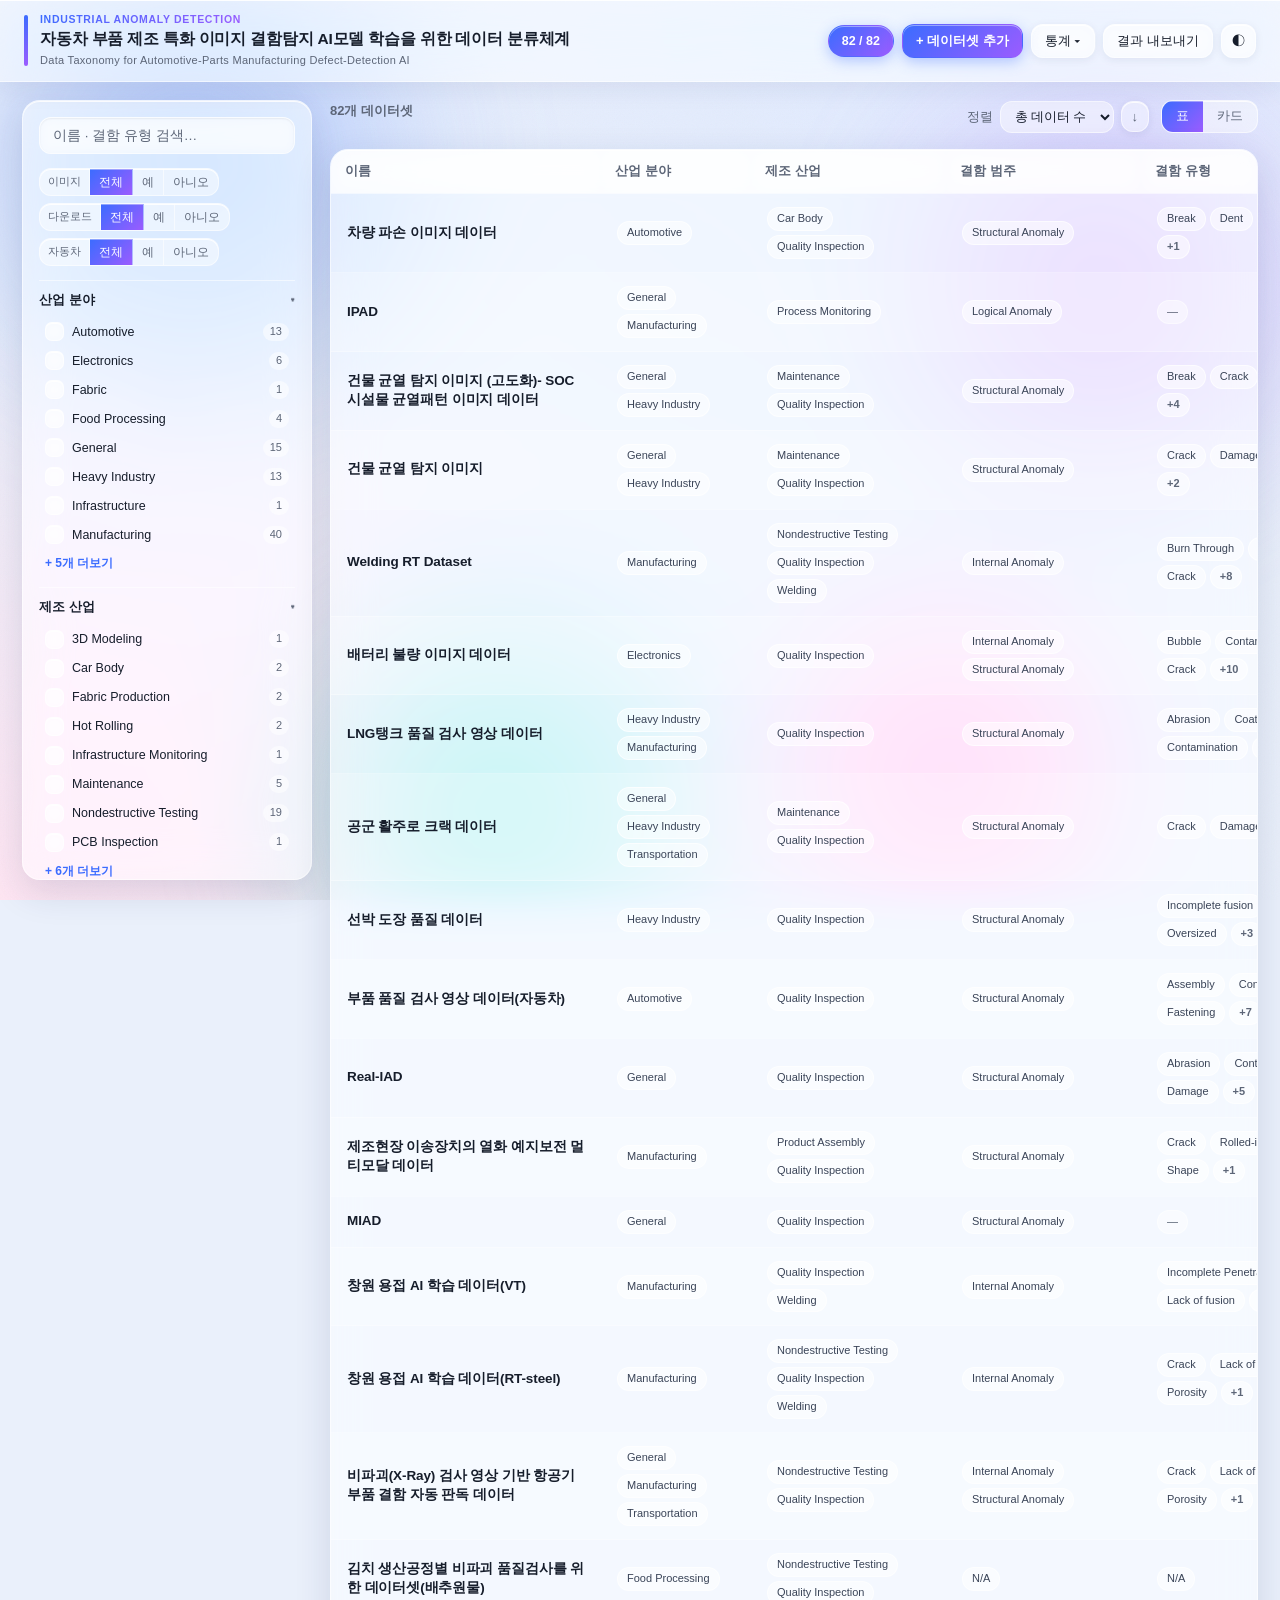
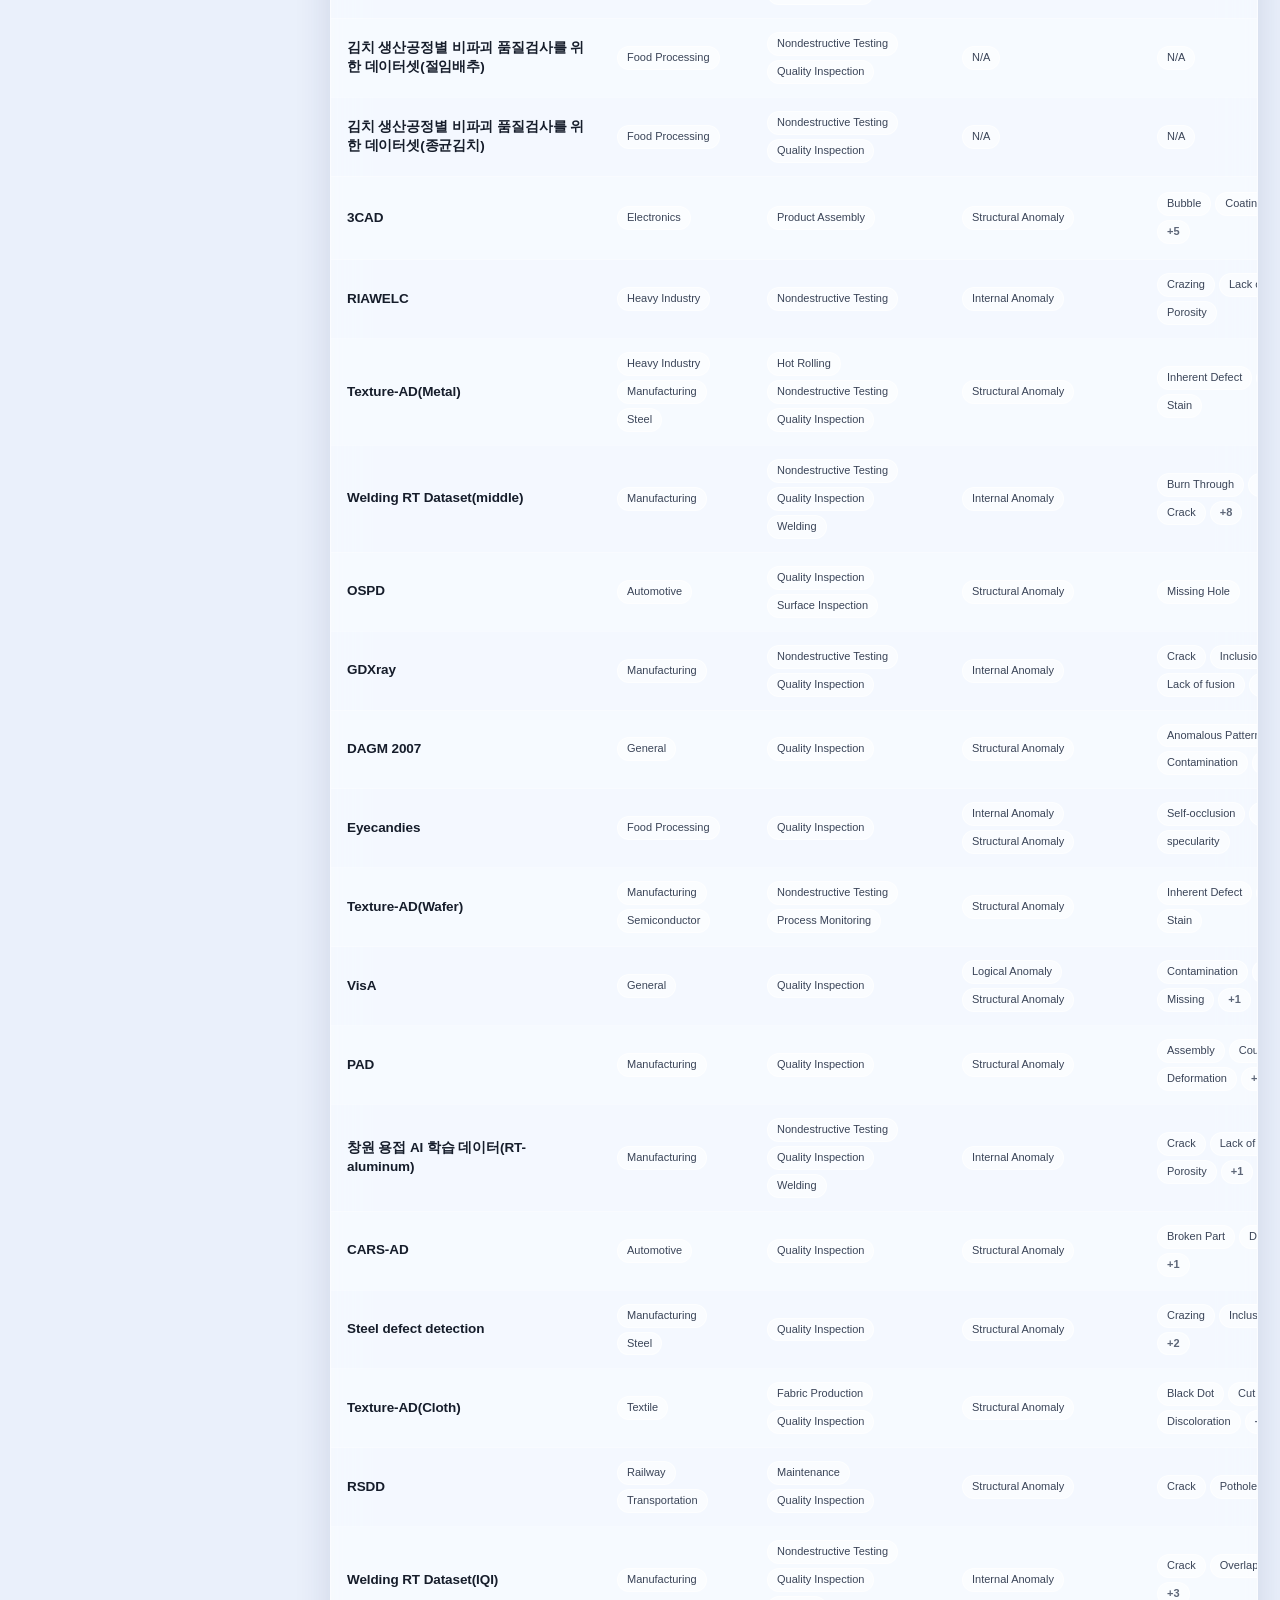
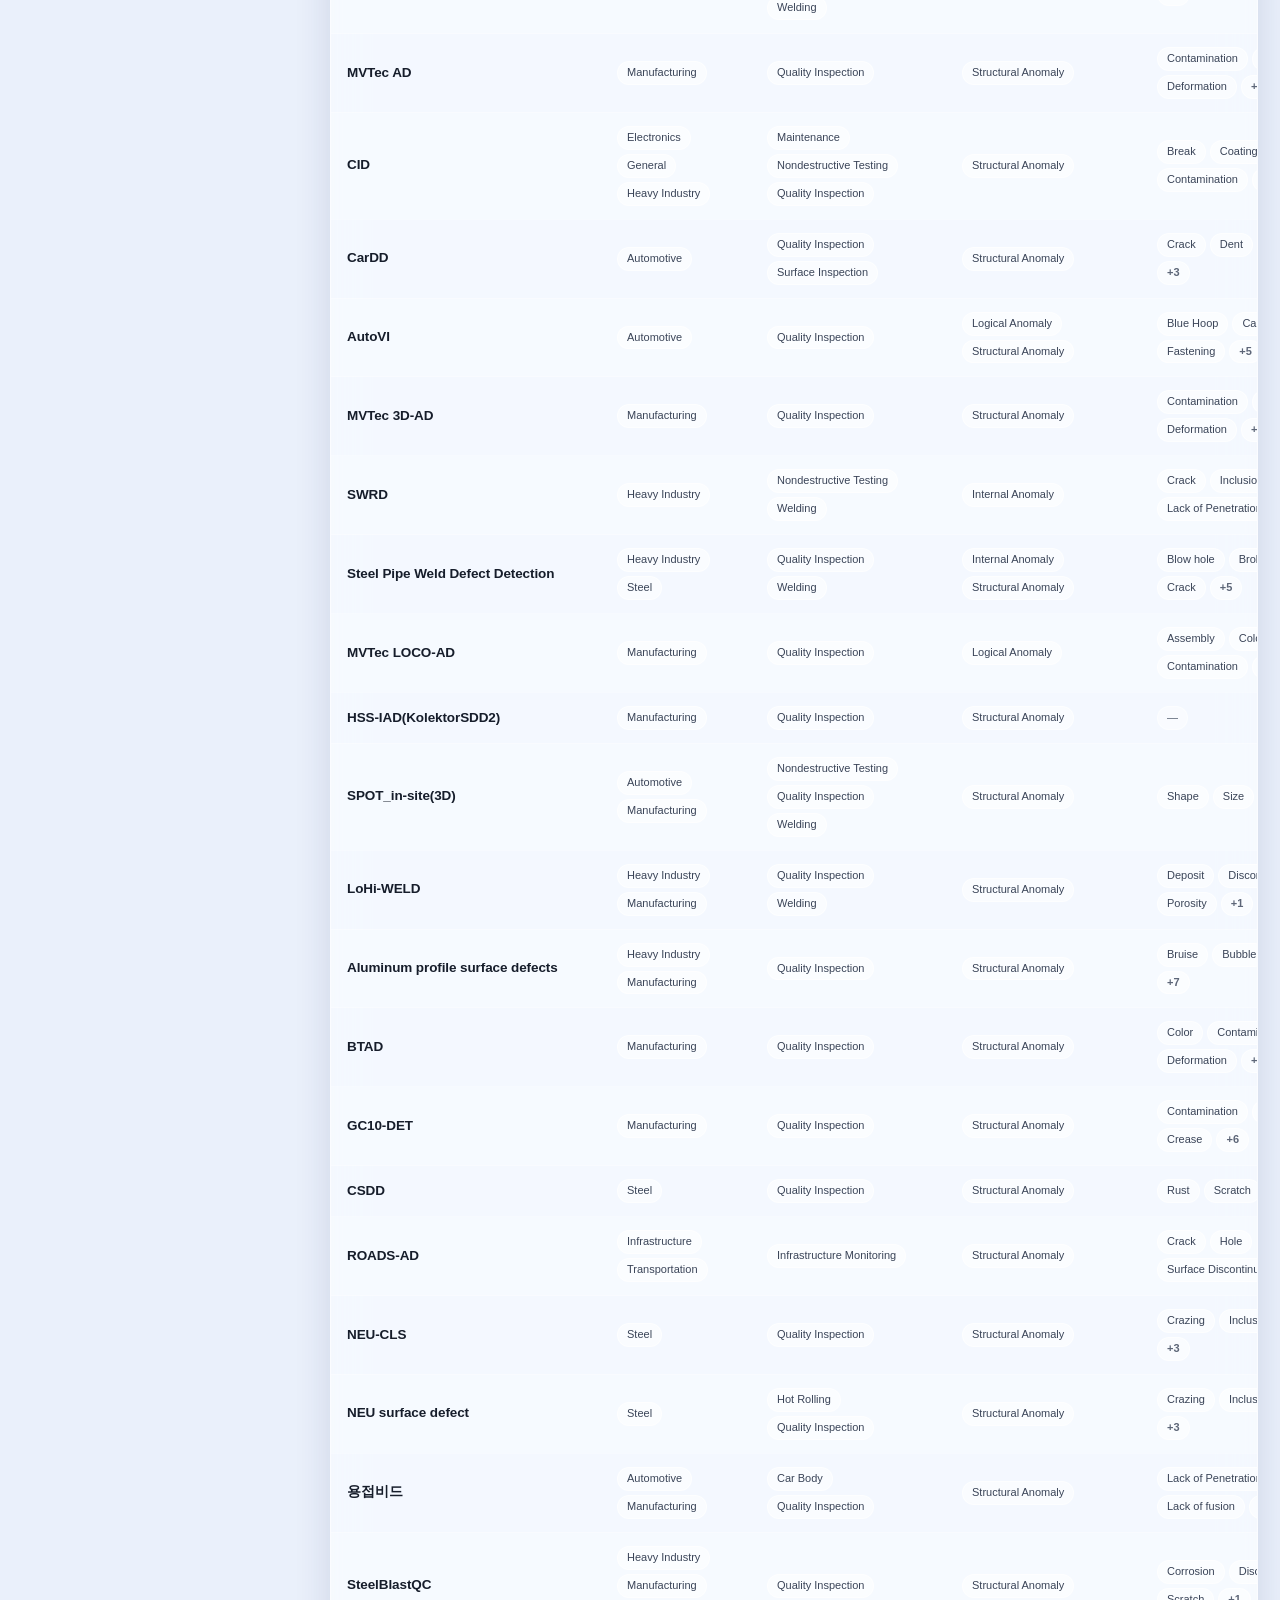
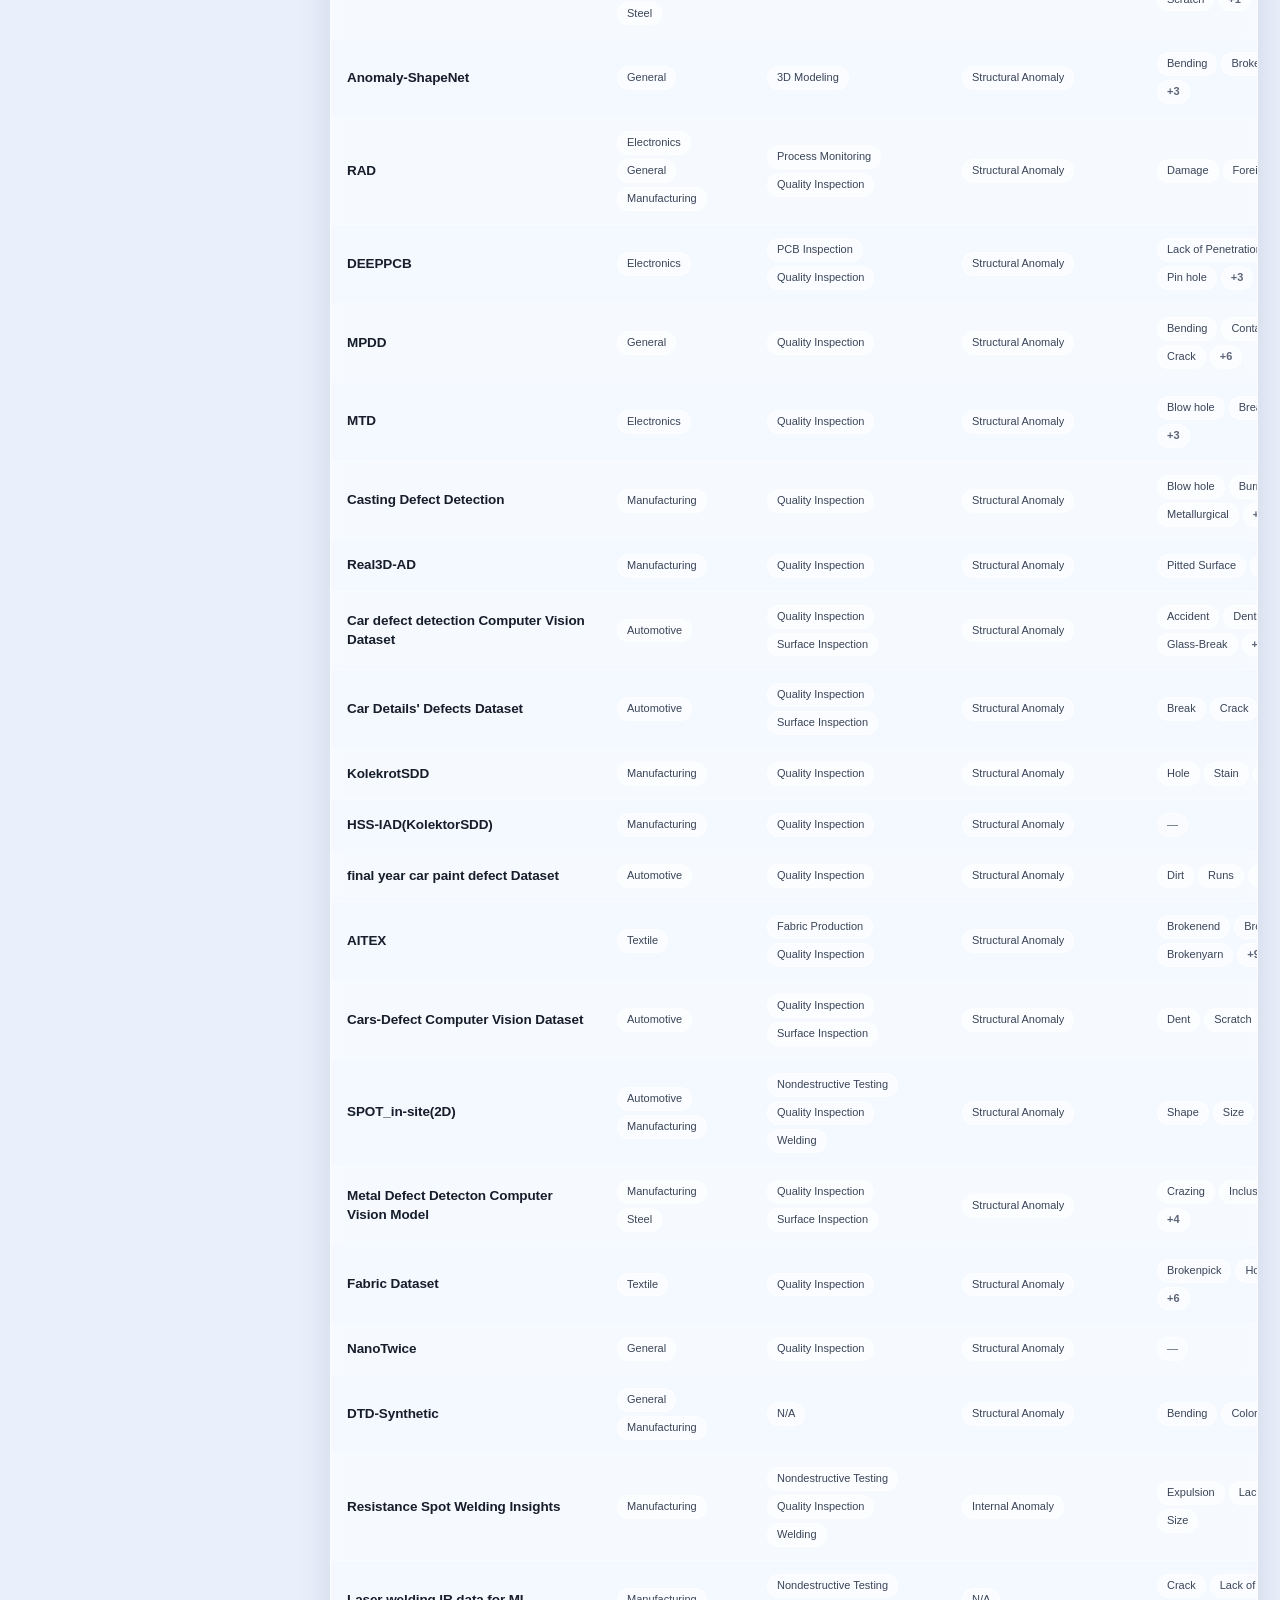
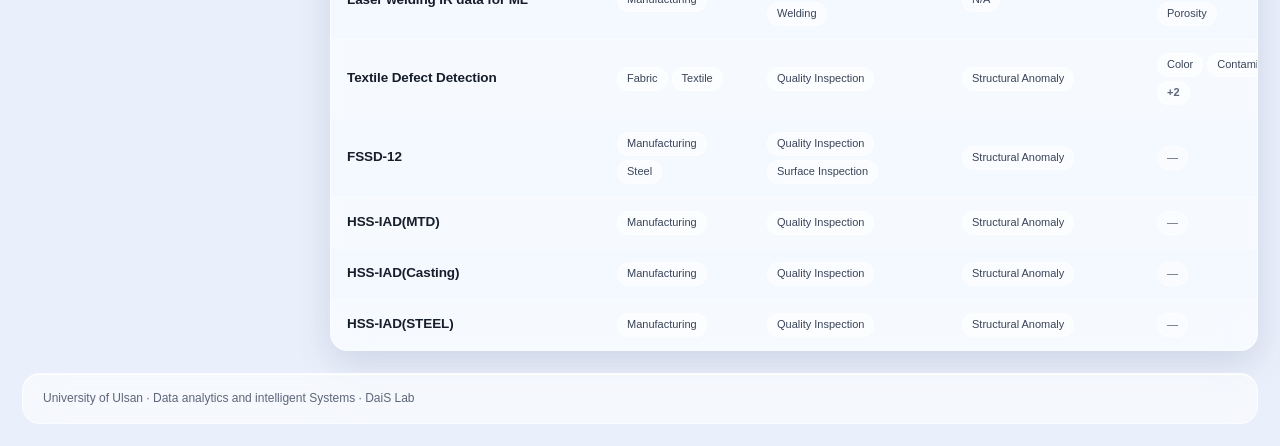
<file: web/index.html>
<!DOCTYPE html>
<html lang="ko">
<head>
  <meta charset="UTF-8" />
  <meta name="viewport" content="width=device-width, initial-scale=1.0" />
  <title>자동차 부품 제조 결함탐지 데이터 분류체계 · DaiS Lab</title>
  <meta name="description" content="자동차 부품 제조 특화 이미지 결함탐지 AI모델 학습을 위한 데이터 분류체계" />
  <link rel="stylesheet" href="styles.css" />
</head>
<body>
  <!-- 유리가 굴절할 컬러풀한 배경 (오로라/메시 그라데이션) -->
  <div class="bg-aurora" aria-hidden="true">
    <span class="blob b1"></span>
    <span class="blob b2"></span>
    <span class="blob b3"></span>
    <span class="blob b4"></span>
    <div class="bg-grain"></div>
  </div>

  <!-- Liquid Glass 굴절 필터 (Chromium에서만 .refraction 클래스 통해 적용) -->
  <svg class="svg-defs" width="0" height="0" aria-hidden="true" focusable="false">
    <defs>
      <filter id="glass-refraction" x="-35%" y="-35%" width="170%" height="170%" color-interpolation-filters="sRGB">
        <feTurbulence type="fractalNoise" baseFrequency="0.009 0.011" numOctaves="2" seed="11" result="noise" />
        <feGaussianBlur in="noise" stdDeviation="2.2" result="softNoise" />
        <feDisplacementMap in="SourceGraphic" in2="softNoise" scale="22" xChannelSelector="R" yChannelSelector="G" />
      </filter>
    </defs>
  </svg>

  <header class="topbar">
    <div class="brand">
      <span class="eyebrow">Industrial Anomaly Detection</span>
      <h1>자동차 부품 제조 특화 이미지 결함탐지 AI모델 학습을 위한 데이터 분류체계</h1>
      <span class="sub">Data Taxonomy for Automotive-Parts Manufacturing Defect-Detection AI</span>
    </div>
    <div class="top-actions">
      <span id="count-badge" class="badge">— / —</span>
      <button id="btn-add" class="ghost primary" type="button">+ 데이터셋 추가</button>
      <button id="btn-stats" class="ghost" type="button">통계 ▾</button>
      <button id="btn-export" class="ghost" type="button">결과 내보내기</button>
      <button id="btn-theme" class="ghost icon" type="button" title="테마 전환">◐</button>
    </div>
  </header>

  <section id="stats" class="stats hidden"></section>

  <main class="layout">
    <aside class="sidebar" id="sidebar">
      <div class="search-wrap">
        <input id="search" type="search" placeholder="이름 · 결함 유형 검색…" autocomplete="off" />
      </div>

      <div class="bool-filters" id="bool-filters"></div>

      <div class="facets" id="facets"></div>

      <button id="btn-reset" class="reset" type="button">필터 초기화</button>
    </aside>

    <section class="content">
      <div class="toolbar">
        <div class="toolbar-left">
          <span id="result-info" class="result-info"></span>
          <div id="active-filters" class="active-filters"></div>
        </div>
        <div class="toolbar-right">
          <label class="sort">
            정렬
            <select id="sort"></select>
            <button id="sort-dir" class="ghost icon" type="button" title="오름/내림차순">↓</button>
          </label>
          <div class="view-toggle" role="group" aria-label="보기 전환">
            <button data-view="table" class="active" type="button">표</button>
            <button data-view="card" type="button">카드</button>
          </div>
        </div>
      </div>

      <div id="results"></div>
    </section>
  </main>

  <div id="modal" class="modal hidden" role="dialog" aria-modal="true">
    <div class="modal-backdrop" data-close></div>
    <div class="modal-panel" id="modal-panel"></div>
  </div>

  <!-- 데이터셋 추가 폼 -->
  <div id="add-modal" class="modal hidden" role="dialog" aria-modal="true">
    <div class="modal-backdrop" data-close-add></div>
    <div class="modal-panel" id="add-panel"></div>
  </div>

  <footer class="foot">
    <span>University of Ulsan · Data analytics and intelligent Systems · DaiS Lab</span>
  </footer>

  <script src="data.js"></script>
  <script src="app.js"></script>
</body>
</html>
</file>
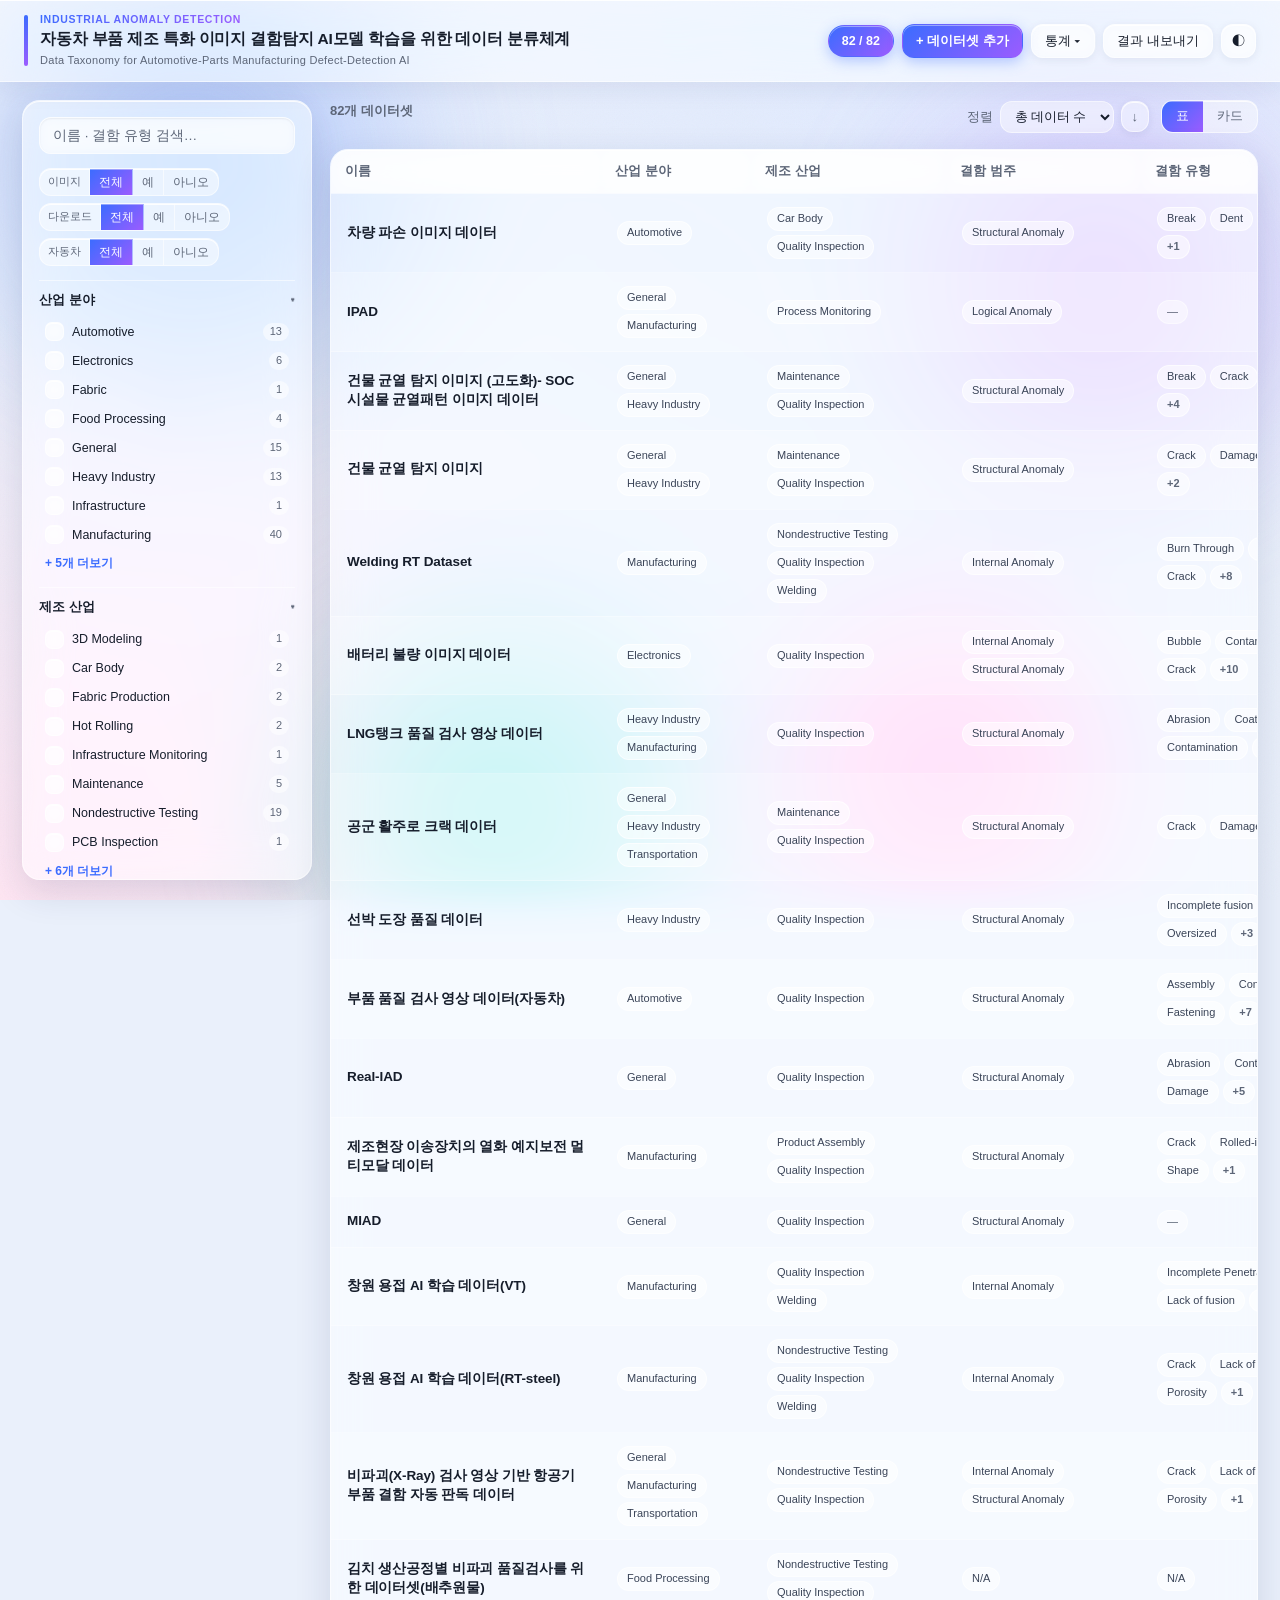
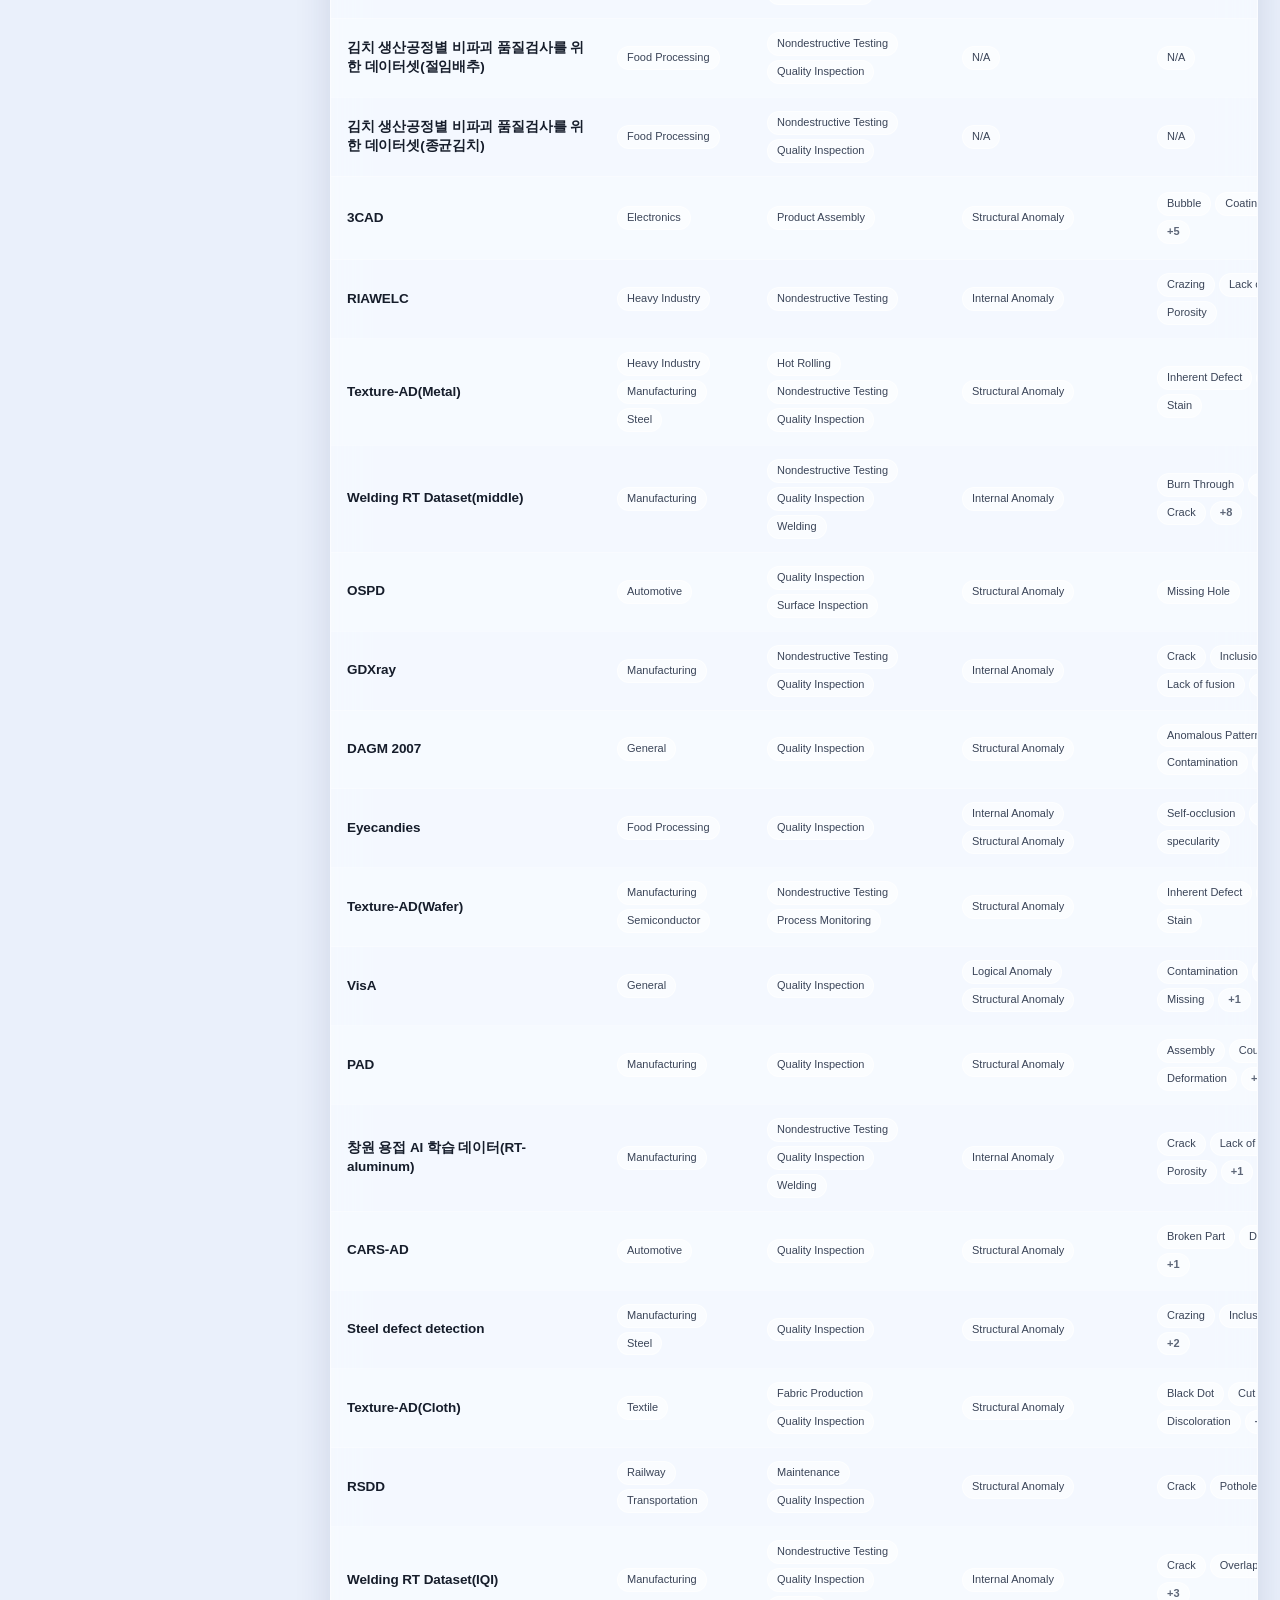
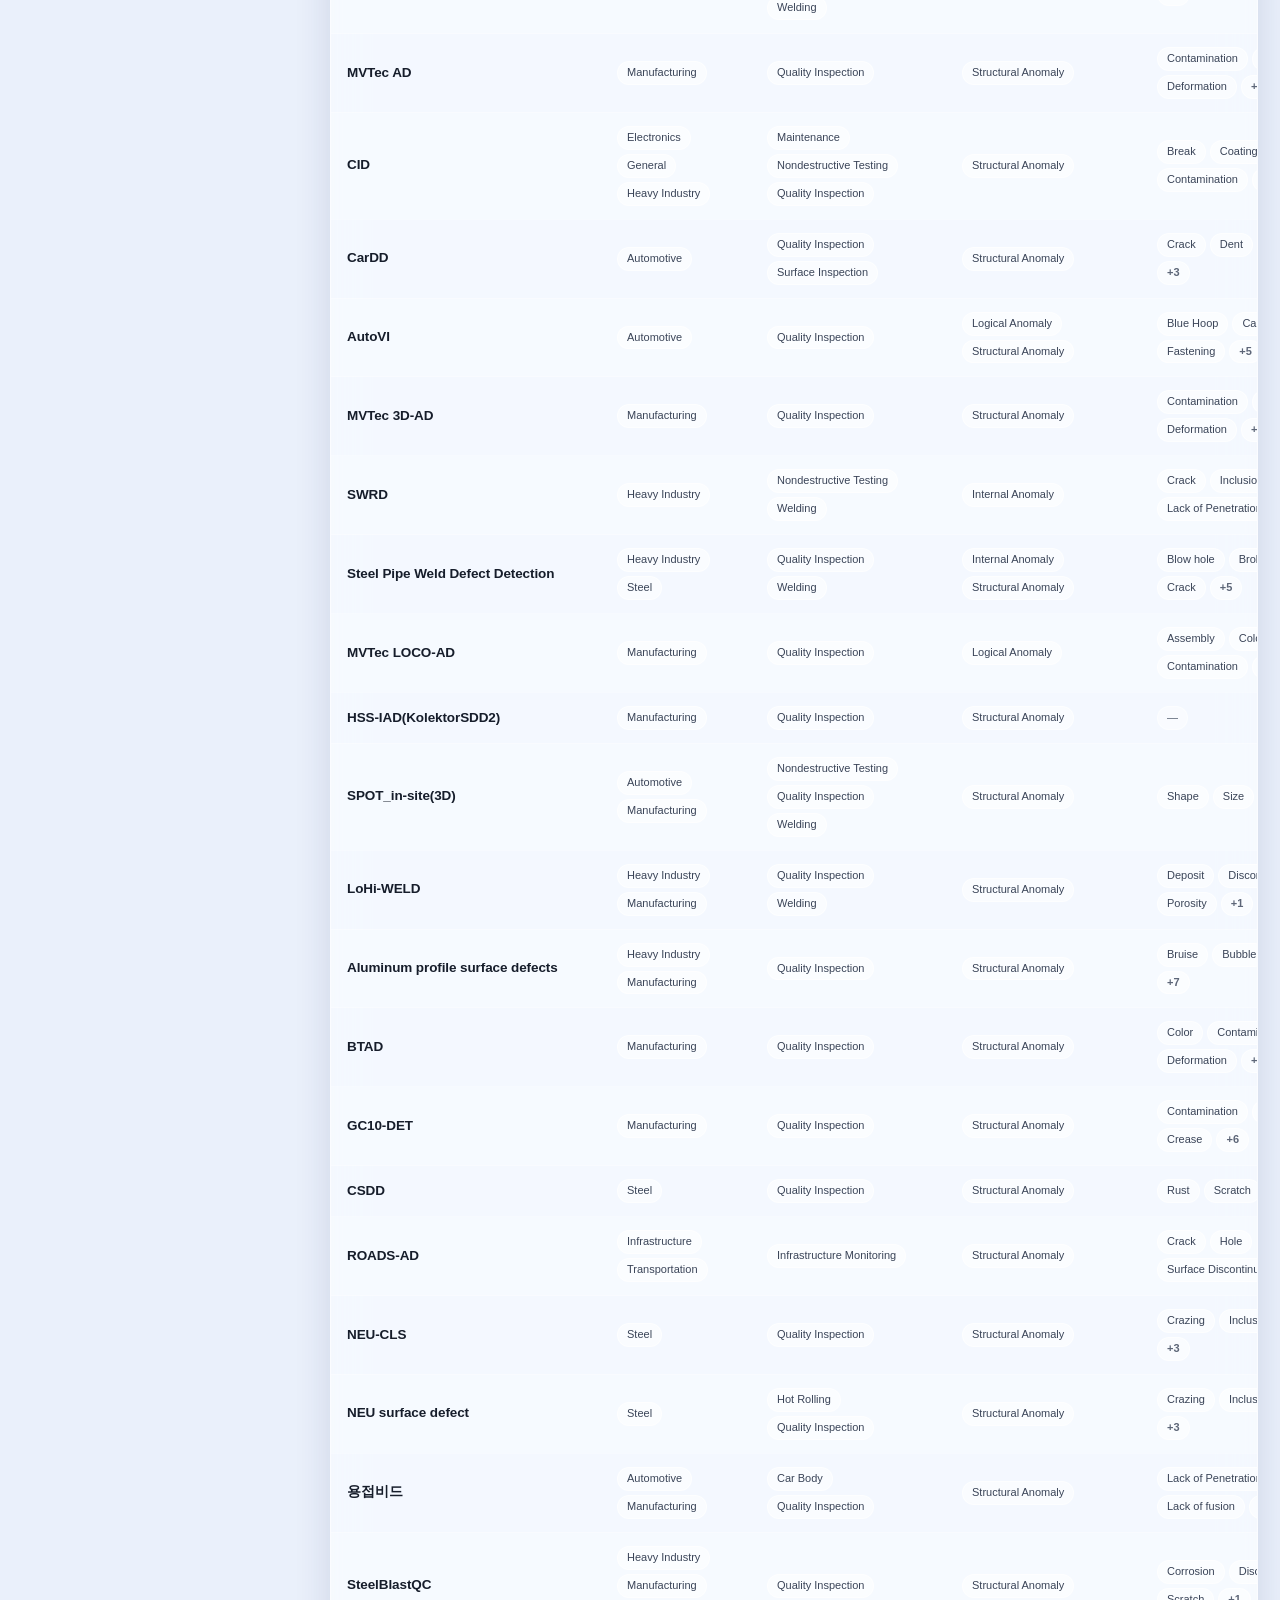
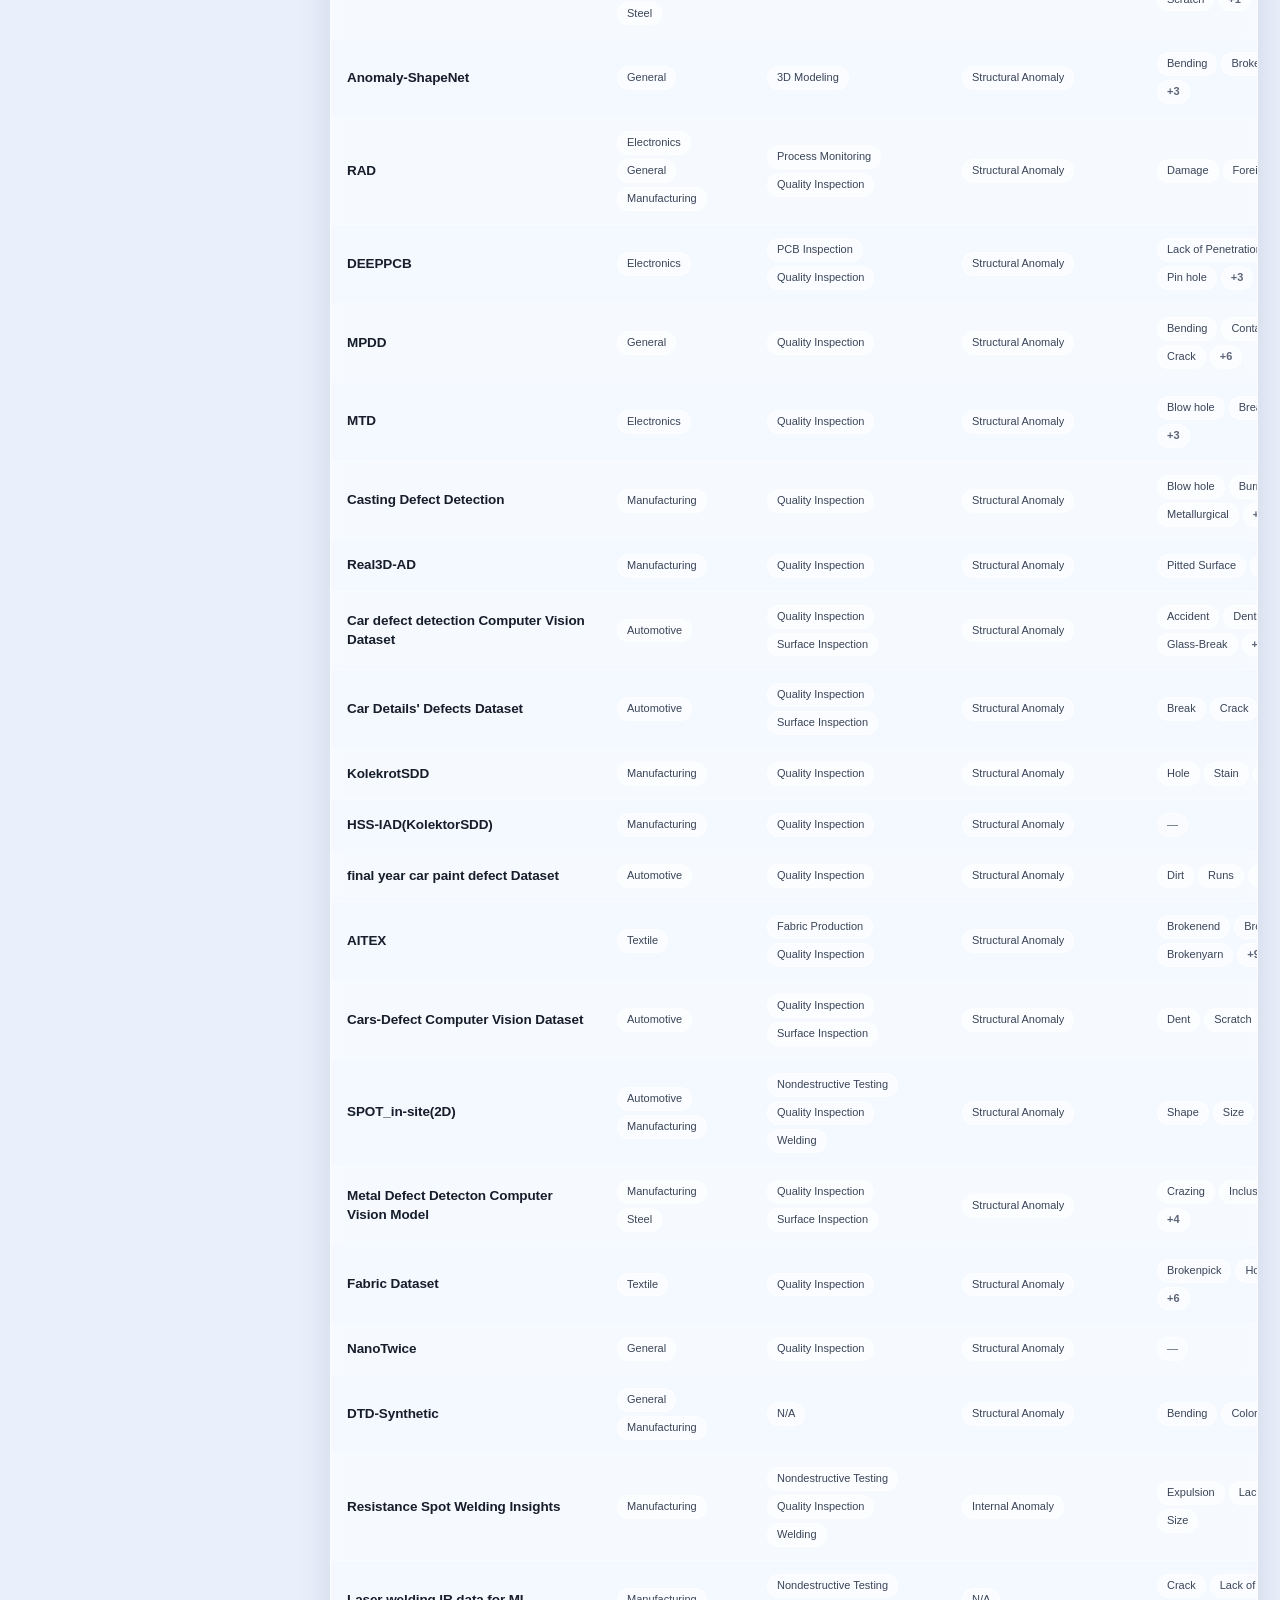
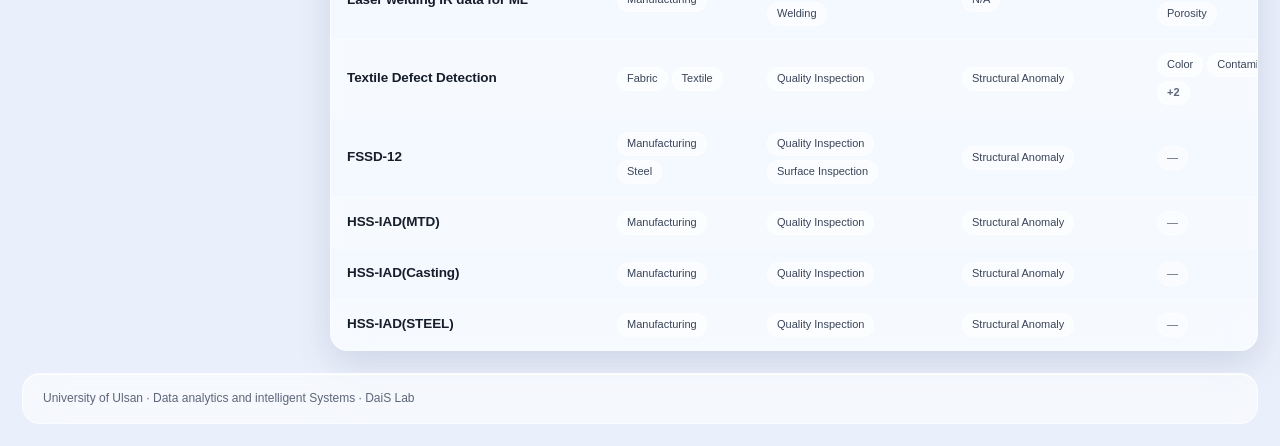
<file: standalone.html>
<!DOCTYPE html>
<html lang="ko">
<head>
  <meta charset="UTF-8" />
  <meta name="viewport" content="width=device-width, initial-scale=1.0" />
  <title>자동차 부품 제조 결함탐지 데이터 분류체계 · DaiS Lab</title>
  <meta name="description" content="자동차 부품 제조 특화 이미지 결함탐지 AI모델 학습을 위한 데이터 분류체계" />
  <style>
/* ============================================================
 *  Liquid Glass 디자인 시스템
 *  - 반투명 유리(blur+saturate) + 스페큘러 테두리 + 깊이 그림자
 *  - 컬러풀 오로라 배경 위에서 굴절감이 살아남
 *  - 굴절(SVG displacement)은 Chromium 한정 .refraction 으로 점진 향상
 * ============================================================ */

/* ---------------- 테마 토큰 ---------------- */
:root {
  --text: #161d2b;
  --text-dim: #5d6678;
  --accent: #3b6cff;
  --accent-2: #9b5cff;
  --accent-soft: rgba(59, 108, 255, .14);

  /* 유리 재질 */
  --glass-bg: rgba(255, 255, 255, .55);
  --glass-bg-strong: rgba(255, 255, 255, .72);
  --glass-brd: rgba(255, 255, 255, .55);
  --glass-rim: rgba(255, 255, 255, .9);      /* 상단 스페큘러 */
  --glass-shadow: 0 12px 36px rgba(28, 40, 90, .14);
  --glass-shadow-lg: 0 24px 70px rgba(28, 40, 90, .22);
  --blur: 20px;
  --sat: 180%;

  /* 칩/제어 */
  --chip-bg: rgba(255, 255, 255, .5);
  --chip-brd: rgba(255, 255, 255, .65);
  --chip-text: #3a4458;
  --control-bg: rgba(255, 255, 255, .45);

  --radius: 18px;
  --radius-sm: 12px;
  --radius-pill: 999px;

  /* 배경 그라데이션 베이스 */
  --bg-base: #eaf0fb;
}

[data-theme="dark"] {
  --text: #eaf1fb;
  --text-dim: #a3b0c4;
  --accent: #6f9bff;
  --accent-2: #b98cff;
  --accent-soft: rgba(111, 155, 255, .18);

  --glass-bg: rgba(255, 255, 255, .07);
  --glass-bg-strong: rgba(28, 36, 52, .55);
  --glass-brd: rgba(255, 255, 255, .14);
  --glass-rim: rgba(255, 255, 255, .22);
  --glass-shadow: 0 14px 40px rgba(0, 0, 0, .5);
  --glass-shadow-lg: 0 28px 80px rgba(0, 0, 0, .6);
  --blur: 22px;
  --sat: 160%;

  --chip-bg: rgba(255, 255, 255, .08);
  --chip-brd: rgba(255, 255, 255, .16);
  --chip-text: #cdd8e8;
  --control-bg: rgba(255, 255, 255, .06);

  --bg-base: #070b14;
}

* { box-sizing: border-box; }
html, body { margin: 0; padding: 0; }
body {
  min-height: 100vh;
  color: var(--text);
  background: var(--bg-base);
  font-family: -apple-system, BlinkMacSystemFont, "SF Pro Text", "Segoe UI",
               "Apple SD Gothic Neo", "Pretendard", "Noto Sans KR", Roboto, sans-serif;
  font-size: 14px;
  line-height: 1.45;
  -webkit-font-smoothing: antialiased;
}
button { font-family: inherit; cursor: pointer; color: inherit; }
a { color: var(--accent); text-decoration: none; }
a:hover { text-decoration: underline; }
.hidden { display: none !important; }
.svg-defs { position: absolute; width: 0; height: 0; pointer-events: none; }

/* ---------------- 스크롤바 (테마에 맞춘 차분한 스타일) ---------------- */
* { scrollbar-width: thin; scrollbar-color: color-mix(in srgb, var(--text-dim) 45%, transparent) transparent; }
::-webkit-scrollbar { width: 10px; height: 10px; }
::-webkit-scrollbar-track { background: transparent; }
::-webkit-scrollbar-thumb { background: color-mix(in srgb, var(--text-dim) 38%, transparent); border-radius: 8px; border: 2px solid transparent; background-clip: padding-box; }
::-webkit-scrollbar-thumb:hover { background: color-mix(in srgb, var(--text-dim) 65%, transparent); }
::-webkit-scrollbar-corner { background: transparent; }

/* ---------------- 오로라 배경 ---------------- */
.bg-aurora {
  position: fixed; inset: 0; z-index: -2; overflow: hidden;
  background:
    radial-gradient(120% 120% at 80% 0%, #dfe9ff 0%, transparent 55%),
    radial-gradient(120% 120% at 0% 100%, #ffe6f3 0%, transparent 55%),
    var(--bg-base);
}
[data-theme="dark"] .bg-aurora {
  background:
    radial-gradient(120% 120% at 80% 0%, #16224a 0%, transparent 55%),
    radial-gradient(120% 120% at 0% 100%, #2a1340 0%, transparent 55%),
    var(--bg-base);
}
.blob {
  position: absolute; border-radius: 50%; filter: blur(60px);
  opacity: .55; mix-blend-mode: normal; will-change: transform;
}
[data-theme="dark"] .blob { opacity: .45; filter: blur(70px); }
.blob.b1 { width: 46vw; height: 46vw; left: -8vw; top: -10vw;  background: radial-gradient(circle, #6f9bff, transparent 70%); animation: drift1 26s ease-in-out infinite; }
.blob.b2 { width: 40vw; height: 40vw; right: -6vw; top: 4vh;   background: radial-gradient(circle, #b98cff, transparent 70%); animation: drift2 32s ease-in-out infinite; }
.blob.b3 { width: 42vw; height: 42vw; left: 18vw; bottom: -14vw; background: radial-gradient(circle, #4fd6c8, transparent 70%); animation: drift3 30s ease-in-out infinite; }
.blob.b4 { width: 36vw; height: 36vw; right: 8vw; bottom: -8vw; background: radial-gradient(circle, #ff8fc8, transparent 70%); animation: drift1 36s ease-in-out infinite reverse; }
.bg-grain {
  position: absolute; inset: 0; opacity: .035; pointer-events: none;
  background-image: url("data:image/svg+xml,%3Csvg xmlns='http://www.w3.org/2000/svg' width='160' height='160'%3E%3Cfilter id='n'%3E%3CfeTurbulence type='fractalNoise' baseFrequency='0.9' numOctaves='2'/%3E%3C/filter%3E%3Crect width='100%25' height='100%25' filter='url(%23n)'/%3E%3C/svg%3E");
}
@keyframes drift1 { 0%,100%{ transform: translate(0,0) scale(1);} 50%{ transform: translate(6vw,4vh) scale(1.08);} }
@keyframes drift2 { 0%,100%{ transform: translate(0,0) scale(1);} 50%{ transform: translate(-5vw,5vh) scale(1.1);} }
@keyframes drift3 { 0%,100%{ transform: translate(0,0) scale(1);} 50%{ transform: translate(4vw,-5vh) scale(1.06);} }

/* ---------------- 유리 유틸 (재사용) ---------------- */
.glass {
  background: var(--glass-bg);
  -webkit-backdrop-filter: blur(var(--blur)) saturate(var(--sat));
  backdrop-filter: blur(var(--blur)) saturate(var(--sat));
  border: 1px solid var(--glass-brd);
  box-shadow: var(--glass-shadow), inset 0 1px 0 var(--glass-rim), inset 0 0 0 1px rgba(255,255,255,.04);
}
/* Chromium 한정 굴절 향상 — 큰 스크롤 영역(표/카드)은 성능 위해 제외 */
.refraction .topbar,
.refraction .sidebar,
.refraction .stats,
.refraction .modal-panel {
  backdrop-filter: blur(var(--blur)) saturate(var(--sat)) url(#glass-refraction);
}

/* ---------------- 상단바 ---------------- */
.topbar {
  position: sticky; top: 0; z-index: 30;
  display: flex; align-items: center; justify-content: space-between;
  padding: 12px 24px;
  background: var(--glass-bg);
  -webkit-backdrop-filter: blur(var(--blur)) saturate(var(--sat));
  backdrop-filter: blur(var(--blur)) saturate(var(--sat));
  border-bottom: 1px solid var(--glass-brd);
  box-shadow: 0 6px 24px rgba(28,40,90,.08), inset 0 1px 0 var(--glass-rim);
}
.brand { position: relative; min-width: 0; max-width: 60%; padding: 1px 20px 1px 16px; display: flex; flex-direction: column; gap: 3px; }
.brand::before { content: ""; position: absolute; left: 0; top: 3px; bottom: 3px; width: 3.5px; border-radius: 4px; background: linear-gradient(180deg, var(--accent), var(--accent-2)); }
.eyebrow {
  width: max-content; max-width: 100%; font-size: 10.5px; font-weight: 700; letter-spacing: .7px; line-height: 1.2; text-transform: uppercase;
  background: linear-gradient(135deg, var(--accent), var(--accent-2));
  -webkit-background-clip: text; background-clip: text; -webkit-text-fill-color: transparent; color: transparent;
}
.brand h1 { margin: 0; font-size: 15.5px; letter-spacing: -.2px; font-weight: 700; line-height: 1.35; }
.brand .sub { font-size: 11px; color: var(--text-dim); letter-spacing: .3px; }
.top-actions { display: flex; align-items: center; gap: 8px; flex-wrap: wrap; justify-content: flex-end; }

/* 카운트 배지 — '+ 데이터셋 추가' 버튼과 동일한 그라데이션 */
.badge {
  background: linear-gradient(135deg, var(--accent), var(--accent-2));
  border: 1px solid transparent;
  color: #fff; font-weight: 700; padding: 6px 13px; border-radius: var(--radius-pill);
  font-size: 12.5px; font-variant-numeric: tabular-nums; white-space: nowrap;
  box-shadow: 0 4px 14px rgba(59,108,255,.35), inset 0 1px 0 rgba(255,255,255,.4);
}

/* 유리 버튼 */
.ghost {
  background: var(--control-bg);
  -webkit-backdrop-filter: blur(8px) saturate(160%);
  backdrop-filter: blur(8px) saturate(160%);
  border: 1px solid var(--glass-brd);
  padding: 7px 13px; border-radius: var(--radius-sm); font-size: 13px; white-space: nowrap;
  box-shadow: inset 0 1px 0 var(--glass-rim), 0 2px 8px rgba(28,40,90,.08);
  transition: transform .12s ease, background .15s ease, box-shadow .15s ease;
}
.ghost:hover { background: var(--glass-bg-strong); transform: translateY(-1px); }
.ghost:active { transform: translateY(0); }
.ghost.icon { padding: 7px 10px; }

/* ---------------- 통계 패널 ---------------- */
.stats {
  margin: 14px 22px 0; padding: 18px 20px; border-radius: var(--radius);
  background: var(--glass-bg);
  -webkit-backdrop-filter: blur(var(--blur)) saturate(var(--sat));
  backdrop-filter: blur(var(--blur)) saturate(var(--sat));
  border: 1px solid var(--glass-brd);
  box-shadow: var(--glass-shadow), inset 0 1px 0 var(--glass-rim);
  display: grid; grid-template-columns: repeat(auto-fit, minmax(240px, 1fr)); gap: 20px;
}
.stat-card h3 { margin: 0 0 10px; font-size: 12.5px; color: var(--text-dim); font-weight: 700; }
.bar-row { display: grid; grid-template-columns: 96px 1fr 34px; gap: 8px; align-items: center; margin: 4px 0; }
.bar-row .lbl { font-size: 11.5px; color: var(--text-dim); text-align: right; overflow: hidden; text-overflow: ellipsis; white-space: nowrap; }
.bar-track { background: var(--control-bg); border-radius: var(--radius-pill); height: 13px; overflow: hidden; box-shadow: inset 0 1px 2px rgba(0,0,0,.12); }
.bar-fill { height: 100%; border-radius: var(--radius-pill); background: linear-gradient(90deg, var(--accent), var(--accent-2)); box-shadow: 0 0 10px rgba(59,108,255,.4); }
.bar-row .val { font-size: 11.5px; font-variant-numeric: tabular-nums; text-align: right; }

/* ---------------- 레이아웃 ---------------- */
.layout { display: grid; grid-template-columns: 290px 1fr; align-items: start; gap: 18px; padding: 18px 22px; }
.sidebar {
  position: sticky; top: 100px; max-height: calc(100vh - 120px); overflow-y: auto;
  padding: 16px; border-radius: var(--radius);
  background: var(--glass-bg);
  -webkit-backdrop-filter: blur(var(--blur)) saturate(var(--sat));
  backdrop-filter: blur(var(--blur)) saturate(var(--sat));
  border: 1px solid var(--glass-brd);
  box-shadow: var(--glass-shadow), inset 0 1px 0 var(--glass-rim);
}
.sidebar::-webkit-scrollbar { width: 8px; }
.sidebar::-webkit-scrollbar-thumb { background: var(--chip-brd); border-radius: 8px; }
.content { min-width: 0; }

/* ---------------- 검색 / 사이드바 ---------------- */
.search-wrap input {
  width: 100%; padding: 10px 13px; border: 1px solid var(--glass-brd);
  border-radius: var(--radius-sm); background: var(--control-bg); color: var(--text); font-size: 13.5px;
  -webkit-backdrop-filter: blur(6px); backdrop-filter: blur(6px);
  box-shadow: inset 0 1px 2px rgba(0,0,0,.06);
}
.search-wrap input::placeholder { color: var(--text-dim); }
.search-wrap input:focus { outline: none; border-color: var(--accent); box-shadow: 0 0 0 3px var(--accent-soft); }

.bool-filters { display: flex; flex-wrap: wrap; gap: 7px; margin: 14px 0; }
.tristate {
  display: inline-flex; align-items: stretch; border-radius: var(--radius-sm); overflow: hidden;
  border: 1px solid var(--glass-brd); background: var(--control-bg);
  box-shadow: inset 0 1px 0 var(--glass-rim);
}
.tristate > span { font-size: 11px; color: var(--text-dim); padding: 5px 8px; display: flex; align-items: center; border-right: 1px solid var(--glass-brd); }
.tristate button { border: 0; background: transparent; padding: 5px 9px; font-size: 11.5px; color: var(--text-dim); border-right: 1px solid var(--glass-brd); transition: background .15s; }
.tristate button:last-child { border-right: 0; }
.tristate button:hover { background: var(--glass-bg-strong); }
.tristate button.on { background: linear-gradient(135deg, var(--accent), var(--accent-2)); color: #fff; box-shadow: inset 0 1px 0 rgba(255,255,255,.4); }

.facet { border-top: 1px solid var(--glass-brd); padding: 10px 0; }
.facet > summary { cursor: pointer; font-weight: 700; font-size: 12.5px; letter-spacing: .2px; list-style: none; display: flex; justify-content: space-between; align-items: center; }
.facet > summary::-webkit-details-marker { display: none; }
.facet > summary .chev { color: var(--text-dim); font-size: 11px; transition: transform .15s; }
.facet[open] > summary .chev { transform: rotate(90deg); }
.facet .opts { margin-top: 9px; display: flex; flex-direction: column; gap: 2px; }
.opt { display: flex; align-items: center; gap: 8px; font-size: 12.5px; padding: 4px 6px; border-radius: 8px; cursor: pointer; transition: background .12s; }
.opt:hover { background: var(--glass-bg-strong); }
/* 둥근 유리 체크박스 */
.opt input[type="checkbox"] {
  appearance: none; -webkit-appearance: none; margin: 0;
  width: 19px; height: 19px; flex: 0 0 19px; border-radius: 7px;
  border: 1px solid var(--chip-brd); background: var(--control-bg);
  -webkit-backdrop-filter: blur(4px); backdrop-filter: blur(4px);
  box-shadow: inset 0 1px 0 var(--glass-rim);
  display: inline-grid; place-content: center; cursor: pointer;
  transition: background .15s ease, border-color .15s ease, transform .1s ease;
}
.opt input[type="checkbox"]:hover { border-color: color-mix(in srgb, var(--accent) 50%, var(--chip-brd)); }
.opt input[type="checkbox"]::after {
  content: ""; width: 5px; height: 9px; margin-top: -2px;
  border: solid #fff; border-width: 0 2px 2px 0; transform: rotate(45deg) scale(0);
  transition: transform .14s cubic-bezier(.2,.8,.3,1.4);
}
.opt input[type="checkbox"]:checked {
  background: linear-gradient(135deg, var(--accent), var(--accent-2));
  border-color: transparent; box-shadow: 0 2px 8px rgba(59,108,255,.4), inset 0 1px 0 rgba(255,255,255,.4);
}
.opt input[type="checkbox"]:checked::after { transform: rotate(45deg) scale(1); }
.opt input[type="checkbox"]:focus-visible { outline: 2px solid var(--accent); outline-offset: 2px; }
.opt .oc { margin-left: auto; color: var(--text-dim); font-size: 11px; font-variant-numeric: tabular-nums; background: var(--chip-bg); padding: 1px 7px; border-radius: var(--radius-pill); }
.opt.zero { opacity: .4; }
.more { background: none; border: 0; color: var(--accent); font-size: 12px; padding: 5px 6px; text-align: left; font-weight: 600; }
.reset {
  width: 100%; margin-top: 16px; padding: 10px; border: 1px solid var(--glass-brd);
  background: var(--control-bg); color: var(--text); border-radius: var(--radius-sm); font-size: 13px; font-weight: 600;
  box-shadow: inset 0 1px 0 var(--glass-rim); transition: background .15s;
}
.reset:hover { background: var(--glass-bg-strong); }

/* ---------------- 툴바 ---------------- */
.toolbar { display: flex; justify-content: space-between; align-items: flex-start; gap: 14px; margin-bottom: 16px; flex-wrap: wrap; }
.result-info { font-size: 13px; color: var(--text-dim); font-weight: 600; }
.active-filters { display: flex; flex-wrap: wrap; gap: 6px; margin-top: 8px; }
.afilter {
  background: var(--accent-soft); color: var(--accent); font-size: 11.5px; padding: 4px 10px;
  border-radius: var(--radius-pill); display: inline-flex; gap: 5px; align-items: center; cursor: pointer;
  border: 1px solid color-mix(in srgb, var(--accent) 25%, transparent); transition: filter .15s;
}
.afilter b { font-weight: 700; }
.afilter:hover { filter: brightness(.95); }
.toolbar-right { display: flex; align-items: center; gap: 12px; flex-wrap: wrap; }
.sort { font-size: 12.5px; color: var(--text-dim); display: flex; align-items: center; gap: 7px; }
.sort select {
  padding: 7px 10px; border: 1px solid var(--glass-brd); border-radius: var(--radius-sm);
  background: var(--control-bg); color: var(--text); font-size: 12.5px;
  -webkit-backdrop-filter: blur(6px); backdrop-filter: blur(6px);
}
.view-toggle {
  display: inline-flex; border-radius: var(--radius-sm); overflow: hidden;
  border: 1px solid var(--glass-brd); background: var(--control-bg);
  box-shadow: inset 0 1px 0 var(--glass-rim);
}
.view-toggle button { border: 0; background: transparent; padding: 7px 14px; font-size: 12.5px; color: var(--text-dim); transition: background .15s; }
.view-toggle button.active { background: linear-gradient(135deg, var(--accent), var(--accent-2)); color: #fff; box-shadow: inset 0 1px 0 rgba(255,255,255,.4); }

/* ---------------- 표 ---------------- */
.table-wrap {
  overflow-x: auto; border-radius: var(--radius);
  cursor: grab;   /* 좌우 드래그로 가로 스크롤 */
  background: var(--glass-bg);
  -webkit-backdrop-filter: blur(var(--blur)) saturate(var(--sat));
  backdrop-filter: blur(var(--blur)) saturate(var(--sat));
  border: 1px solid var(--glass-brd);
  box-shadow: var(--glass-shadow), inset 0 1px 0 var(--glass-rim);
}
.table-wrap.dragging { cursor: grabbing; user-select: none; }
/* 칸이 쪼그라들어 칩 글자가 줄바꿈되지 않도록 충분한 최소 폭 — 좁으면 .table-wrap이 가로 스크롤 */
table { border-collapse: collapse; width: 100%; font-size: 13px; table-layout: fixed; min-width: 1500px; }
thead th {
  text-align: left; padding: 12px 14px; color: var(--text-dim); font-weight: 700; white-space: nowrap;
  background: var(--glass-bg-strong);
  -webkit-backdrop-filter: blur(10px); backdrop-filter: blur(10px);
  border-bottom: 1px solid var(--glass-brd); position: sticky; top: 0; z-index: 1;
}
tbody td { padding: 13px 16px; border-bottom: 1px solid color-mix(in srgb, var(--glass-brd) 55%, transparent); vertical-align: middle; }
tbody tr { cursor: pointer; transition: background .12s; }
tbody tr:nth-child(even) { background: color-mix(in srgb, var(--glass-bg-strong) 28%, transparent); }
tbody tr:hover { background: var(--glass-bg-strong); }
tbody tr:hover td:first-child { box-shadow: inset 3px 0 0 var(--accent); }   /* 좌측 액센트 바 */
tbody tr:last-child td { border-bottom: 0; }
td.num { text-align: right; font-variant-numeric: tabular-nums; color: var(--text-dim); }

/* 데이터셋 이름 — 글래스 톤에 맞춘 클릭형 타이틀 */
td.name { max-width: 230px; }
.ds-name { font-weight: 600; font-size: 13.5px; letter-spacing: -.1px; line-height: 1.3; color: var(--text); transition: color .12s; }
tbody tr:hover .ds-name { color: var(--accent); }
tbody tr:hover .ds-name::after { content: " ›"; color: var(--accent); font-weight: 700; }

/* 칩 컨테이너는 칸 너비를 넘지 않게(여러 칩은 칸 안에서 줄바꿈, 칩 글자 자체는 한 줄 유지) */
.cell-chips { display: flex; flex-wrap: wrap; gap: 4px; max-width: 100%; min-width: 0; }

/* ---------------- 칩 ---------------- */
.chip {
  background: var(--chip-bg); color: var(--chip-text); font-size: 11px; padding: 3px 9px;
  border-radius: var(--radius-pill); white-space: nowrap; border: 1px solid var(--chip-brd);
}
.chip.dim { opacity: .85; }
/* '+N' 오버플로 — 다른 칩과 동일한 배경(pill), 색만 muted + 깔끔히 중앙정렬 */
.chip.more {
  color: var(--text-dim); font-weight: 600;
  display: inline-flex; align-items: center; justify-content: center;
}

/* ---------------- 카드 ---------------- */
.cards { display: grid; grid-template-columns: repeat(auto-fill, minmax(290px, 1fr)); gap: 16px; }
.card {
  position: relative; overflow: hidden; padding: 16px; border-radius: var(--radius); cursor: pointer;
  background: var(--glass-bg);
  -webkit-backdrop-filter: blur(var(--blur)) saturate(var(--sat));
  backdrop-filter: blur(var(--blur)) saturate(var(--sat));
  border: 1px solid var(--glass-brd);
  box-shadow: var(--glass-shadow), inset 0 1px 0 var(--glass-rim);
  transition: transform .16s ease, box-shadow .16s ease, border-color .16s ease;
}
/* 포인터 추종 스페큘러 (JS가 --mx/--my 설정) */
.card::before {
  content: ""; position: absolute; inset: 0; pointer-events: none; opacity: 0; transition: opacity .2s;
  background: radial-gradient(220px circle at var(--mx, 50%) var(--my, 0%), rgba(255,255,255,.5), transparent 60%);
}
.card:hover { transform: translateY(-3px); box-shadow: var(--glass-shadow-lg), inset 0 1px 0 var(--glass-rim); border-color: color-mix(in srgb, var(--accent) 40%, var(--glass-brd)); }
.card:hover::before { opacity: 1; }
.card h3 { margin: 0 0 4px; font-size: 15.5px; font-weight: 700; }
.card .meta { font-size: 11.5px; color: var(--text-dim); margin-bottom: 11px; }
.card .row { display: flex; flex-wrap: wrap; gap: 4px; margin-bottom: 6px; }
.card .stat { display: flex; gap: 16px; font-size: 12px; color: var(--text-dim); margin-top: 10px; border-top: 1px solid var(--glass-brd); padding-top: 10px; }
.card .stat b { color: var(--text); font-variant-numeric: tabular-nums; }

.empty {
  text-align: center; padding: 70px 20px; color: var(--text-dim); border-radius: var(--radius);
  background: var(--glass-bg); border: 1px solid var(--glass-brd);
  -webkit-backdrop-filter: blur(var(--blur)); backdrop-filter: blur(var(--blur));
}

/* ---------------- 모달 ---------------- */
.modal { position: fixed; inset: 0; z-index: 60; display: flex; align-items: center; justify-content: center; padding: 24px; }
.modal-backdrop { position: absolute; inset: 0; background: rgba(8,12,22,.45); -webkit-backdrop-filter: blur(6px); backdrop-filter: blur(6px); }
.modal-panel {
  position: relative; border-radius: 24px; max-width: 780px; width: 100%; max-height: 86vh; overflow: hidden;
  background: var(--glass-bg-strong);
  -webkit-backdrop-filter: blur(30px) saturate(190%); backdrop-filter: blur(30px) saturate(190%);
  border: 1px solid var(--glass-brd);
  box-shadow: var(--glass-shadow-lg), inset 0 1px 0 var(--glass-rim);
}
/* 실제 스크롤은 안쪽에서 — 스크롤바가 둥근 모서리를 뚫고 나오지 않게 */
.modal-scroll { max-height: 86vh; overflow-y: auto; padding: 24px 26px; }
.modal-panel h2 { margin: 0 0 2px; font-size: 21px; font-weight: 700; }
.modal-head { display: flex; justify-content: space-between; align-items: flex-start; gap: 12px; margin-bottom: 16px; }
.modal-head .meta { font-size: 12px; color: var(--text-dim); }
.modal-close { border: 1px solid var(--glass-brd); background: var(--control-bg); border-radius: var(--radius-pill); width: 34px; height: 34px; font-size: 16px; color: var(--text-dim); box-shadow: inset 0 1px 0 var(--glass-rim); }
.modal-close:hover { background: var(--glass-bg-strong); }
/* 핵심 지표 타일 */
.stat-tiles { display: grid; grid-template-columns: repeat(auto-fit, minmax(110px, 1fr)); gap: 10px; margin: 4px 0 22px; }
.stat-tile {
  padding: 14px 14px 12px; border-radius: var(--radius-sm); text-align: left;
  background: var(--control-bg); border: 1px solid var(--glass-brd);
  box-shadow: inset 0 1px 0 var(--glass-rim);
}
.stat-tile .st-val { font-size: 21px; font-weight: 700; letter-spacing: -.5px; font-variant-numeric: tabular-nums; }
.stat-tile .st-lbl { font-size: 11.5px; color: var(--text-dim); margin-top: 3px; }

/* 그룹 섹션 */
.modal-section { margin-top: 22px; }
.modal-section + .modal-section { padding-top: 20px; border-top: 1px solid var(--glass-brd); }
.ms-title { margin: 0 0 14px; font-size: 12px; font-weight: 700; letter-spacing: .6px; text-transform: uppercase; color: var(--accent); }

.dl { display: grid; grid-template-columns: 132px 1fr; gap: 14px 20px; align-items: start; }
.dl dt { color: var(--text-dim); font-size: 12.5px; padding-top: 2px; }
.dl dd { margin: 0; font-size: 13.5px; display: flex; flex-wrap: wrap; gap: 5px; align-items: center; }
.modal-desc { margin: 16px 0 4px; padding: 14px; background: var(--control-bg); border: 1px solid var(--glass-brd); border-radius: var(--radius-sm); font-size: 13px; color: var(--text-dim); }
.modal-links { display: flex; flex-wrap: wrap; gap: 10px; margin-top: 18px; }
.modal-links .modal-link { margin-top: 0; }
.modal-link {
  display: inline-block; margin-top: 18px; color: #fff; padding: 10px 18px; border-radius: var(--radius-sm); font-size: 13px; font-weight: 600;
  border: none; -webkit-appearance: none; appearance: none; cursor: pointer;  /* <button>의 기본 테두리/네이티브 스타일 제거 → <a> 버튼과 동일하게 */
  background: linear-gradient(135deg, var(--accent), var(--accent-2));
  box-shadow: 0 6px 18px rgba(59,108,255,.4), inset 0 1px 0 rgba(255,255,255,.4);
}
.modal-link:hover { text-decoration: none; filter: brightness(1.06); }

/* ---------------- 푸터 ---------------- */
.foot { margin: 4px 22px 22px; padding: 16px 20px; color: var(--text-dim); font-size: 12px; border-radius: var(--radius); background: var(--glass-bg); border: 1px solid var(--glass-brd); -webkit-backdrop-filter: blur(var(--blur)); backdrop-filter: blur(var(--blur)); box-shadow: inset 0 1px 0 var(--glass-rim); }

/* ---------------- 추가 버튼 & 폼 ---------------- */
.ghost.primary {
  background: linear-gradient(135deg, var(--accent), var(--accent-2)); color: #fff; border-color: transparent;
  font-weight: 600; box-shadow: 0 4px 14px rgba(59,108,255,.35), inset 0 1px 0 rgba(255,255,255,.4);
}
.ghost.primary:hover { background: linear-gradient(135deg, var(--accent), var(--accent-2)); filter: brightness(1.06); }

.add-note { font-size: 12.5px; color: var(--text-dim); background: var(--control-bg); border: 1px solid var(--glass-brd); border-radius: var(--radius-sm); padding: 11px 13px; margin-bottom: 18px; line-height: 1.55; }
.form-grid { display: grid; grid-template-columns: 1fr 1fr; gap: 14px 18px; }
.field { display: flex; flex-direction: column; gap: 5px; min-width: 0; }
.field.wide { grid-column: 1 / -1; }
.field label { font-size: 12px; color: var(--text-dim); font-weight: 600; }
.field input, .field select, .field textarea {
  width: 100%; padding: 9px 11px; border: 1px solid var(--glass-brd); border-radius: var(--radius-sm);
  background: var(--control-bg); color: var(--text); font-size: 13px; font-family: inherit;
  -webkit-backdrop-filter: blur(6px); backdrop-filter: blur(6px);
}
.field input:focus, .field select:focus, .field textarea:focus { outline: none; border-color: var(--accent); box-shadow: 0 0 0 3px var(--accent-soft); }
.field textarea { resize: vertical; }
.sugg { display: flex; flex-wrap: wrap; gap: 4px; margin-top: 2px; }
.sugg-chip { font-size: 10.5px; color: var(--chip-text); background: var(--chip-bg); border: 1px solid var(--chip-brd); border-radius: var(--radius-pill); padding: 2px 8px; }
.sugg-chip:hover { border-color: var(--accent); color: var(--accent); }
.add-actions { display: flex; flex-wrap: wrap; gap: 10px; align-items: center; margin-top: 22px; padding-top: 18px; border-top: 1px solid var(--glass-brd); }
.add-actions .modal-link { margin-left: auto; }
.add-status { margin-top: 12px; font-size: 12.5px; min-height: 16px; }
.add-status.ok { color: #1f9d57; }
.add-status.warn { color: #d9534f; }
[data-theme="dark"] .add-status.ok { color: #4fd68a; }
[data-theme="dark"] .add-status.warn { color: #ff8a82; }

/* ---------------- 반응형 ---------------- */
@media (max-width: 920px) {
  .layout { grid-template-columns: 1fr; }
  .sidebar { position: static; max-height: none; }
  .view-toggle { display: none; }  /* 좁은 화면은 카드 전용 → 표 토글 숨김 */
}
@media (max-width: 768px) {
  /* 상단바: 제목 위 / 버튼 줄 아래로 세로 배치 */
  .topbar { flex-direction: column; align-items: stretch; gap: 10px; padding: 12px 16px; }
  .brand { max-width: none; padding-right: 0; }
  .brand h1 { font-size: 15px; }
  .brand .sub { font-size: 10.5px; }
  .top-actions { justify-content: flex-start; }
  /* 본문 여백 축소 */
  .layout { padding: 14px; gap: 14px; }
  .stats { margin: 12px 14px 0; padding: 14px; }
  .foot { margin: 4px 14px 22px; }
  .toolbar-right { width: 100%; justify-content: space-between; }
  /* 모달: 화면 꽉 차게 + 상세 1열 */
  .modal { padding: 12px; }
  .modal-panel { border-radius: 18px; }
  .modal-scroll { padding: 18px 16px; }
  .dl { grid-template-columns: 1fr; gap: 2px 0; }
  .dl dt { padding-top: 10px; font-weight: 600; }
  /* 폼: 1열 */
  .form-grid { grid-template-columns: 1fr; }
}

/* ---------------- 접근성 ---------------- */
@media (prefers-reduced-motion: reduce) {
  .blob { animation: none !important; }
  * { transition: none !important; }
}
@media (prefers-reduced-transparency: reduce) {
  :root { --glass-bg: rgba(248,250,253,.96); --glass-bg-strong: rgba(255,255,255,.99); --control-bg: rgba(0,0,0,.04); --chip-bg: rgba(0,0,0,.05); }
  [data-theme="dark"] { --glass-bg: rgba(20,26,38,.97); --glass-bg-strong: rgba(28,36,52,.99); --control-bg: rgba(255,255,255,.07); --chip-bg: rgba(255,255,255,.09); }
  .topbar, .sidebar, .stats, .table-wrap, .card, .modal-panel, .ghost, .chip { -webkit-backdrop-filter: none !important; backdrop-filter: none !important; }
}

</style>
</head>
<body>
  <!-- 유리가 굴절할 컬러풀한 배경 (오로라/메시 그라데이션) -->
  <div class="bg-aurora" aria-hidden="true">
    <span class="blob b1"></span>
    <span class="blob b2"></span>
    <span class="blob b3"></span>
    <span class="blob b4"></span>
    <div class="bg-grain"></div>
  </div>

  <!-- Liquid Glass 굴절 필터 (Chromium에서만 .refraction 클래스 통해 적용) -->
  <svg class="svg-defs" width="0" height="0" aria-hidden="true" focusable="false">
    <defs>
      <filter id="glass-refraction" x="-35%" y="-35%" width="170%" height="170%" color-interpolation-filters="sRGB">
        <feTurbulence type="fractalNoise" baseFrequency="0.009 0.011" numOctaves="2" seed="11" result="noise" />
        <feGaussianBlur in="noise" stdDeviation="2.2" result="softNoise" />
        <feDisplacementMap in="SourceGraphic" in2="softNoise" scale="22" xChannelSelector="R" yChannelSelector="G" />
      </filter>
    </defs>
  </svg>

  <header class="topbar">
    <div class="brand">
      <span class="eyebrow">Industrial Anomaly Detection</span>
      <h1>자동차 부품 제조 특화 이미지 결함탐지 AI모델 학습을 위한 데이터 분류체계</h1>
      <span class="sub">Data Taxonomy for Automotive-Parts Manufacturing Defect-Detection AI</span>
    </div>
    <div class="top-actions">
      <span id="count-badge" class="badge">— / —</span>
      <button id="btn-add" class="ghost primary" type="button">+ 데이터셋 추가</button>
      <button id="btn-stats" class="ghost" type="button">통계 ▾</button>
      <button id="btn-export" class="ghost" type="button">결과 내보내기</button>
      <button id="btn-theme" class="ghost icon" type="button" title="테마 전환">◐</button>
    </div>
  </header>

  <section id="stats" class="stats hidden"></section>

  <main class="layout">
    <aside class="sidebar" id="sidebar">
      <div class="search-wrap">
        <input id="search" type="search" placeholder="이름 · 결함 유형 검색…" autocomplete="off" />
      </div>

      <div class="bool-filters" id="bool-filters"></div>

      <div class="facets" id="facets"></div>

      <button id="btn-reset" class="reset" type="button">필터 초기화</button>
    </aside>

    <section class="content">
      <div class="toolbar">
        <div class="toolbar-left">
          <span id="result-info" class="result-info"></span>
          <div id="active-filters" class="active-filters"></div>
        </div>
        <div class="toolbar-right">
          <label class="sort">
            정렬
            <select id="sort"></select>
            <button id="sort-dir" class="ghost icon" type="button" title="오름/내림차순">↓</button>
          </label>
          <div class="view-toggle" role="group" aria-label="보기 전환">
            <button data-view="table" class="active" type="button">표</button>
            <button data-view="card" type="button">카드</button>
          </div>
        </div>
      </div>

      <div id="results"></div>
    </section>
  </main>

  <div id="modal" class="modal hidden" role="dialog" aria-modal="true">
    <div class="modal-backdrop" data-close></div>
    <div class="modal-panel" id="modal-panel"></div>
  </div>

  <!-- 데이터셋 추가 폼 -->
  <div id="add-modal" class="modal hidden" role="dialog" aria-modal="true">
    <div class="modal-backdrop" data-close-add></div>
    <div class="modal-panel" id="add-panel"></div>
  </div>

  <footer class="foot">
    <span>University of Ulsan · Data analytics and intelligent Systems · DaiS Lab</span>
  </footer>

  <script>
// 자동 생성 파일 — convert.py 로 재생성. 직접 수정 금지.
window.DATASETS = [
 {
  "Name": "NEU-CLS",
  "AI based Defect Type": [
   "Crazing",
   "Inclusion",
   "Patch",
   "Pitted Surface",
   "Rolled-in scale",
   "Scratch"
  ],
  "AI based defect types count": null,
  "Abnormal": 1800,
  "Annotation Format": [
   "Bounding Box"
  ],
  "Annotation Level": [
   "Image-level"
  ],
  "Automotive process": "",
  "Class": 6,
  "Created time": "2025년 9월 21일 오후 2:05",
  "Data Source Type": "Real",
  "Defect Category": [
   "Structural Anomaly"
  ],
  "Dimension": "2D",
  "Image Modality": [
   "Gray"
  ],
  "Industry Domain": [
   "Steel"
  ],
  "Last edited time": "2025년 11월 24일 오후 7:16",
  "License": "Citation required",
  "Link": "http://faculty.neu.edu.cn/songkechen/zh_CN/zhym/263269/list/index.htm",
  "Material Domain": [
   "Metal",
   "Steel"
  ],
  "Model DB": [],
  "Normal": 0,
  "Process Domain": [
   "Quality Inspection"
  ],
  "Task": [
   "AD",
   "Multi-Classification"
  ],
  "Total": 1800,
  "Year": 2013,
  "in-lab": "",
  "isAutomotive": false,
  "isDownloadable": true,
  "isImage": true,
  "description": ""
 },
 {
  "Name": "MVTec AD",
  "AI based Defect Type": [
   "Contamination",
   "Crack",
   "Deformation",
   "Missing",
   "Print",
   "Scratch"
  ],
  "AI based defect types count": 73,
  "Abnormal": 1258,
  "Annotation Format": [
   "Mask"
  ],
  "Annotation Level": [
   "Image-level",
   "Pixel-level"
  ],
  "Automotive process": "",
  "Class": 15,
  "Created time": "2025년 9월 22일 오후 7:03",
  "Data Source Type": "Real",
  "Defect Category": [
   "Structural Anomaly"
  ],
  "Dimension": "2D",
  "Image Modality": [
   "RGB"
  ],
  "Industry Domain": [
   "Manufacturing"
  ],
  "Last edited time": "2025년 11월 10일 오전 10:57",
  "License": "CC BY-NC-SA 4.0",
  "Link": "https://www.mvtec.com/company/research/datasets/mvtec-ad/downloads",
  "Material Domain": [
   "Multi-material"
  ],
  "Model DB": [],
  "Normal": 4096,
  "Process Domain": [
   "Quality Inspection"
  ],
  "Task": [
   "Few-shot",
   "Multi-Classification",
   "Object-Detection",
   "Segmentation",
   "Zero-shot"
  ],
  "Total": 5354,
  "Year": 2019,
  "in-lab": "",
  "isAutomotive": false,
  "isDownloadable": true,
  "isImage": true,
  "description": ""
 },
 {
  "Name": "MVTec LOCO-AD",
  "AI based Defect Type": [
   "Assembly",
   "Color",
   "Contamination",
   "Count",
   "Dent",
   "Missing",
   "Print",
   "Scratch"
  ],
  "AI based defect types count": null,
  "Abnormal": 993,
  "Annotation Format": [
   "Mask"
  ],
  "Annotation Level": [
   "Image-level",
   "Logical-level",
   "Pixel-level"
  ],
  "Automotive process": "",
  "Class": 5,
  "Created time": "2025년 9월 22일 오후 7:03",
  "Data Source Type": "Real",
  "Defect Category": [
   "Logical Anomaly"
  ],
  "Dimension": "2D",
  "Image Modality": [
   "RGB"
  ],
  "Industry Domain": [
   "Manufacturing"
  ],
  "Last edited time": "2025년 11월 10일 오전 10:58",
  "License": "CC BY-NC-SA 4.0",
  "Link": "https://www.mvtec.com/company/research/datasets/mvtec-loco/downloads?utm_source=chatgpt.com",
  "Material Domain": [
   "Multi-material"
  ],
  "Model DB": [],
  "Normal": 2347,
  "Process Domain": [
   "Quality Inspection"
  ],
  "Task": [
   "AD",
   "Few-shot",
   "Multi-Classification",
   "Object-Detection",
   "Segmentation"
  ],
  "Total": 3340,
  "Year": 2022,
  "in-lab": "",
  "isAutomotive": false,
  "isDownloadable": true,
  "isImage": true,
  "description": ""
 },
 {
  "Name": "RIAWELC",
  "AI based Defect Type": [
   "Crazing",
   "Lack of Penetration",
   "Porosity"
  ],
  "AI based defect types count": 4,
  "Abnormal": 18707,
  "Annotation Format": [
   "N/A"
  ],
  "Annotation Level": [
   "Image-level"
  ],
  "Automotive process": "",
  "Class": 4,
  "Created time": "2025년 9월 24일 오후 8:16",
  "Data Source Type": "Real",
  "Defect Category": [
   "Internal Anomaly"
  ],
  "Dimension": "2D",
  "Image Modality": [
   "X-ray"
  ],
  "Industry Domain": [
   "Heavy Industry"
  ],
  "Last edited time": "2025년 11월 16일 오후 8:22",
  "License": "Citation required",
  "Link": "https://github.com/stefyste/RIAWELC",
  "Material Domain": [
   "Metal"
  ],
  "Model DB": [],
  "Normal": 6000,
  "Process Domain": [
   "Nondestructive Testing"
  ],
  "Task": [
   "AD",
   "Multi-Classification"
  ],
  "Total": 24407,
  "Year": 2022,
  "in-lab": "",
  "isAutomotive": false,
  "isDownloadable": true,
  "isImage": true,
  "description": ""
 },
 {
  "Name": "MVTec 3D-AD",
  "AI based Defect Type": [
   "Contamination",
   "Crack",
   "Deformation",
   "Missing",
   "Scratch"
  ],
  "AI based defect types count": 41,
  "Abnormal": 948,
  "Annotation Format": [
   "Mask"
  ],
  "Annotation Level": [
   "Image-level",
   "Pixel-level"
  ],
  "Automotive process": "",
  "Class": 10,
  "Created time": "2025년 9월 26일 오전 7:03",
  "Data Source Type": "Real",
  "Defect Category": [
   "Structural Anomaly"
  ],
  "Dimension": "3D",
  "Image Modality": [
   "RGB-D"
  ],
  "Industry Domain": [
   "Manufacturing"
  ],
  "Last edited time": "2025년 11월 7일 오전 12:45",
  "License": "CC BY-NC-SA 4.0",
  "Link": "https://www.mvtec.com/company/research/datasets/mvtec-3d-ad",
  "Material Domain": [
   "Multi-material"
  ],
  "Model DB": [],
  "Normal": 2904,
  "Process Domain": [
   "Quality Inspection"
  ],
  "Task": [
   "AD",
   "Few-shot",
   "Multi-Classification",
   "Object-Detection",
   "Segmentation",
   "Zero-shot"
  ],
  "Total": 3852,
  "Year": 2021,
  "in-lab": "",
  "isAutomotive": false,
  "isDownloadable": true,
  "isImage": true,
  "description": ""
 },
 {
  "Name": "VisA",
  "AI based Defect Type": [
   "Contamination",
   "Crack",
   "Missing",
   "Scratch"
  ],
  "AI based defect types count": 4,
  "Abnormal": 1200,
  "Annotation Format": [
   "Mask"
  ],
  "Annotation Level": [
   "Image-level",
   "Pixel-level"
  ],
  "Automotive process": "",
  "Class": 12,
  "Created time": "2025년 9월 30일 오전 7:54",
  "Data Source Type": "Real",
  "Defect Category": [
   "Logical Anomaly",
   "Structural Anomaly"
  ],
  "Dimension": "2D",
  "Image Modality": [
   "RGB"
  ],
  "Industry Domain": [
   "General"
  ],
  "Last edited time": "2025년 11월 10일 오전 11:03",
  "License": "CC BY-NC 4.0",
  "Link": "https://github.com/amazon-science/spot-diff",
  "Material Domain": [
   "Multi-material"
  ],
  "Model DB": [],
  "Normal": 9621,
  "Process Domain": [
   "Quality Inspection"
  ],
  "Task": [
   "Multi-Classification",
   "Object-Detection",
   "Segmentation"
  ],
  "Total": 10821,
  "Year": 2022,
  "in-lab": "",
  "isAutomotive": false,
  "isDownloadable": true,
  "isImage": true,
  "description": ""
 },
 {
  "Name": "PAD",
  "AI based Defect Type": [
   "Assembly",
   "Count",
   "Deformation",
   "Missing"
  ],
  "AI based defect types count": 3,
  "Abnormal": 4902,
  "Annotation Format": [
   "Mask"
  ],
  "Annotation Level": [
   "Pixel-level"
  ],
  "Automotive process": "",
  "Class": 20,
  "Created time": "2025년 9월 30일 오후 11:18",
  "Data Source Type": "Synthetic",
  "Defect Category": [
   "Structural Anomaly"
  ],
  "Dimension": "2D",
  "Image Modality": [
   "RGB"
  ],
  "Industry Domain": [
   "Manufacturing"
  ],
  "Last edited time": "2025년 11월 15일 오전 10:40",
  "License": "MIT",
  "Link": "https://github.com/EricLee0224/PAD",
  "Material Domain": [
   "Multi-material"
  ],
  "Model DB": [],
  "Normal": 5231,
  "Process Domain": [
   "Quality Inspection"
  ],
  "Task": [
   "AD",
   "Multi-Classification",
   "Segmentation"
  ],
  "Total": 10133,
  "Year": 2023,
  "in-lab": "",
  "isAutomotive": false,
  "isDownloadable": true,
  "isImage": true,
  "description": ""
 },
 {
  "Name": "BTAD",
  "AI based Defect Type": [
   "Color",
   "Contamination",
   "Deformation",
   "Dent",
   "Scratch"
  ],
  "AI based defect types count": 6,
  "Abnormal": 741,
  "Annotation Format": [
   "Mask"
  ],
  "Annotation Level": [
   "Image-level",
   "Pixel-level"
  ],
  "Automotive process": "",
  "Class": 3,
  "Created time": "2025년 10월 5일 오후 11:50",
  "Data Source Type": "Real",
  "Defect Category": [
   "Structural Anomaly"
  ],
  "Dimension": "2D",
  "Image Modality": [
   "RGB"
  ],
  "Industry Domain": [
   "Manufacturing"
  ],
  "Last edited time": "2025년 11월 24일 오후 12:30",
  "License": "CC BY-NC-SA 4.0",
  "Link": "https://www.kaggle.com/datasets/thtuan/btad-beantech-anomaly-detection?select=BTech_Dataset_transformed",
  "Material Domain": [
   "Multi-material"
  ],
  "Model DB": [],
  "Normal": 1799,
  "Process Domain": [
   "Quality Inspection"
  ],
  "Task": [
   "AD",
   "Segmentation"
  ],
  "Total": 2540,
  "Year": 2021,
  "in-lab": "",
  "isAutomotive": false,
  "isDownloadable": true,
  "isImage": true,
  "description": ""
 },
 {
  "Name": "DAGM 2007",
  "AI based Defect Type": [
   "Anomalous Patterns",
   "Contamination",
   "Crack",
   "Patch",
   "Scratch",
   "Texture"
  ],
  "AI based defect types count": 1,
  "Abnormal": 2100,
  "Annotation Format": [
   "Mask"
  ],
  "Annotation Level": [
   "Pixel-level"
  ],
  "Automotive process": "",
  "Class": 10,
  "Created time": "2025년 10월 5일 오후 11:50",
  "Data Source Type": "Synthetic",
  "Defect Category": [
   "Structural Anomaly"
  ],
  "Dimension": "2D",
  "Image Modality": [
   "Gray"
  ],
  "Industry Domain": [
   "General"
  ],
  "Last edited time": "2025년 11월 7일 오전 12:48",
  "License": "CC BY-NC 4.0",
  "Link": "https://www.kaggle.com/datasets/mhskjelvareid/dagm-2007-competition-dataset-optical-inspection",
  "Material Domain": [
   "Texture"
  ],
  "Model DB": [],
  "Normal": 14000,
  "Process Domain": [
   "Quality Inspection"
  ],
  "Task": [
   "AD",
   "Segmentation"
  ],
  "Total": 16100,
  "Year": 2007,
  "in-lab": "",
  "isAutomotive": false,
  "isDownloadable": true,
  "isImage": true,
  "description": ""
 },
 {
  "Name": "3CAD",
  "AI based Defect Type": [
   "Bubble",
   "Coating",
   "Crack",
   "Damage",
   "Dent",
   "Discoloration",
   "Scratch",
   "Warping"
  ],
  "AI based defect types count": 47,
  "Abnormal": 11462,
  "Annotation Format": [
   "Mask"
  ],
  "Annotation Level": [
   "Image-level",
   "Pixel-level"
  ],
  "Automotive process": "",
  "Class": 8,
  "Created time": "2025년 10월 10일 오후 8:09",
  "Data Source Type": "Real",
  "Defect Category": [
   "Structural Anomaly"
  ],
  "Dimension": "2D",
  "Image Modality": [
   "RGB"
  ],
  "Industry Domain": [
   "Electronics"
  ],
  "Last edited time": "2025년 11월 11일 오후 1:26",
  "License": "Citation required, Non-commercial, Research-only",
  "Link": "https://github.com/EnquanYang2022/3CAD/tree/main",
  "Material Domain": [
   "Aluminum"
  ],
  "Model DB": [],
  "Normal": 15577,
  "Process Domain": [
   "Product Assembly"
  ],
  "Task": [
   "AD",
   "Segmentation"
  ],
  "Total": 27039,
  "Year": 2025,
  "in-lab": "",
  "isAutomotive": false,
  "isDownloadable": true,
  "isImage": true,
  "description": ""
 },
 {
  "Name": "AITEX",
  "AI based Defect Type": [
   "Brokenend",
   "Brokenpick",
   "Brokenyarn",
   "Contamination",
   "Crease",
   "Cutselvage",
   "Fuzzyball",
   "Knot",
   "Nep",
   "Warp Ball",
   "Weft Crack",
   "Weft Curling"
  ],
  "AI based defect types count": 12,
  "Abnormal": 105,
  "Annotation Format": [
   "Mask"
  ],
  "Annotation Level": [
   "Image-level",
   "Pixel-level"
  ],
  "Automotive process": "",
  "Class": 1,
  "Created time": "2025년 10월 17일 오후 8:25",
  "Data Source Type": "Real",
  "Defect Category": [
   "Structural Anomaly"
  ],
  "Dimension": "2D",
  "Image Modality": [
   "RGB"
  ],
  "Industry Domain": [
   "Textile"
  ],
  "Last edited time": "2025년 11월 11일 오후 1:29",
  "License": "CC-BY-4.0",
  "Link": "https://www.kaggle.com/datasets/nexuswho/aitex-fabric-image-database",
  "Material Domain": [
   "Fabric"
  ],
  "Model DB": [],
  "Normal": 140,
  "Process Domain": [
   "Fabric Production",
   "Quality Inspection"
  ],
  "Task": [
   "AD",
   "Segmentation"
  ],
  "Total": 245,
  "Year": 2019,
  "in-lab": "",
  "isAutomotive": false,
  "isDownloadable": true,
  "isImage": true,
  "description": ""
 },
 {
  "Name": "Anomaly-ShapeNet",
  "AI based Defect Type": [
   "Bending",
   "Broken",
   "Bulge",
   "Concavity",
   "Hole",
   "Scratch"
  ],
  "AI based defect types count": 6,
  "Abnormal": null,
  "Annotation Format": [],
  "Annotation Level": [
   "Point-level"
  ],
  "Automotive process": "",
  "Class": 50,
  "Created time": "2025년 10월 17일 오후 8:54",
  "Data Source Type": "Synthetic",
  "Defect Category": [
   "Structural Anomaly"
  ],
  "Dimension": "3D",
  "Image Modality": [
   "Point-cloud"
  ],
  "Industry Domain": [
   "General"
  ],
  "Last edited time": "2025년 11월 11일 오후 1:30",
  "License": "CC BY-NC 4.0",
  "Link": "https://github.com/Chopper-233/Anomaly-ShapeNet",
  "Material Domain": [
   "N/A"
  ],
  "Model DB": [],
  "Normal": null,
  "Process Domain": [
   "3D Modeling"
  ],
  "Task": [
   "AD",
   "Segmentation"
  ],
  "Total": 1600,
  "Year": 2024,
  "in-lab": "",
  "isAutomotive": false,
  "isDownloadable": true,
  "isImage": true,
  "description": ""
 },
 {
  "Name": "DEEPPCB",
  "AI based Defect Type": [
   "Lack of Penetration",
   "Mousebite",
   "Pin hole",
   "Short",
   "Spur",
   "Spurious copper"
  ],
  "AI based defect types count": 6,
  "Abnormal": null,
  "Annotation Format": [
   "Bounding Box"
  ],
  "Annotation Level": [
   "Image-level",
   "Object-level",
   "Pixel-level"
  ],
  "Automotive process": "",
  "Class": 1,
  "Created time": "2025년 10월 18일 오후 3:01",
  "Data Source Type": "Synthetic",
  "Defect Category": [
   "Structural Anomaly"
  ],
  "Dimension": "2D",
  "Image Modality": [
   "RGB"
  ],
  "Industry Domain": [
   "Electronics"
  ],
  "Last edited time": "2025년 11월 11일 오후 1:34",
  "License": "MIT",
  "Link": "https://github.com/tangsanli5201/DeepPCB",
  "Material Domain": [
   "PCB"
  ],
  "Model DB": [],
  "Normal": null,
  "Process Domain": [
   "PCB Inspection",
   "Quality Inspection"
  ],
  "Task": [
   "AD",
   "Object-Detection"
  ],
  "Total": 1500,
  "Year": 2019,
  "in-lab": "",
  "isAutomotive": false,
  "isDownloadable": true,
  "isImage": true,
  "description": ""
 },
 {
  "Name": "DTD-Synthetic",
  "AI based Defect Type": [
   "Bending",
   "Color",
   "Line"
  ],
  "AI based defect types count": 5,
  "Abnormal": null,
  "Annotation Format": [
   "N/A"
  ],
  "Annotation Level": [
   "Image-level",
   "Pixel-level"
  ],
  "Automotive process": "",
  "Class": 12,
  "Created time": "2025년 10월 18일 오후 3:07",
  "Data Source Type": "Synthetic",
  "Defect Category": [
   "Structural Anomaly"
  ],
  "Dimension": "2D",
  "Image Modality": [
   "RGB"
  ],
  "Industry Domain": [
   "General",
   "Manufacturing"
  ],
  "Last edited time": "2025년 11월 11일 오후 1:40",
  "License": "Research-only",
  "Link": "https://openaccess.thecvf.com/content/WACV2023/html/Aota_Zero-Shot_Versus_Many-Shot_Unsupervised_Texture_Anomaly_Detection_WACV_2023_paper.html",
  "Material Domain": [
   "Texture"
  ],
  "Model DB": [],
  "Normal": null,
  "Process Domain": [
   "N/A"
  ],
  "Task": [
   "AD",
   "Segmentation"
  ],
  "Total": null,
  "Year": 2024,
  "in-lab": "",
  "isAutomotive": false,
  "isDownloadable": true,
  "isImage": true,
  "description": ""
 },
 {
  "Name": "Eyecandies",
  "AI based Defect Type": [
   "Self-occlusion",
   "Texture",
   "specularity"
  ],
  "AI based defect types count": null,
  "Abnormal": 2250,
  "Annotation Format": [
   "Mask"
  ],
  "Annotation Level": [
   "Image-level",
   "Pixel-level"
  ],
  "Automotive process": "",
  "Class": 10,
  "Created time": "2025년 10월 18일 오후 3:39",
  "Data Source Type": "Synthetic",
  "Defect Category": [
   "Internal Anomaly",
   "Structural Anomaly"
  ],
  "Dimension": "3D",
  "Image Modality": [
   "RGB-D"
  ],
  "Industry Domain": [
   "Food Processing"
  ],
  "Last edited time": "2025년 11월 12일 오후 1:31",
  "License": "Research-only",
  "Link": "https://eyecan-ai.github.io/eyecandies/#dataset",
  "Material Domain": [
   "Candies",
   "Food"
  ],
  "Model DB": [],
  "Normal": 13250,
  "Process Domain": [
   "Quality Inspection"
  ],
  "Task": [
   "AD",
   "Segmentation"
  ],
  "Total": 15500,
  "Year": 2022,
  "in-lab": "",
  "isAutomotive": false,
  "isDownloadable": true,
  "isImage": true,
  "description": ""
 },
 {
  "Name": "Fabric Dataset",
  "AI based Defect Type": [
   "Brokenpick",
   "Hole",
   "Knot",
   "Loose Pick",
   "Miss Pick",
   "Netting Multiple",
   "Oil Warp",
   "Thick Bar",
   "Thin Bar"
  ],
  "AI based defect types count": null,
  "Abnormal": 25,
  "Annotation Format": [
   "Mask"
  ],
  "Annotation Level": [
   "Image-level",
   "Pixel-level"
  ],
  "Automotive process": "",
  "Class": 1,
  "Created time": "2025년 10월 18일 오후 3:44",
  "Data Source Type": "Synthetic",
  "Defect Category": [
   "Structural Anomaly"
  ],
  "Dimension": "2D",
  "Image Modality": [
   "RGB"
  ],
  "Industry Domain": [
   "Textile"
  ],
  "Last edited time": "2025년 11월 12일 오후 1:35",
  "License": "N/A",
  "Link": "https://hub.hku.hk/bitstream/10722/229176/1/content.pdf",
  "Material Domain": [
   "Fabric"
  ],
  "Model DB": [],
  "Normal": 25,
  "Process Domain": [
   "Quality Inspection"
  ],
  "Task": [
   "Segmentation"
  ],
  "Total": 50,
  "Year": 2016,
  "in-lab": "",
  "isAutomotive": false,
  "isDownloadable": true,
  "isImage": true,
  "description": ""
 },
 {
  "Name": "GDXray",
  "AI based Defect Type": [
   "Crack",
   "Inclusion",
   "Lack of fusion",
   "Shape"
  ],
  "AI based defect types count": 6,
  "Abnormal": 19407,
  "Annotation Format": [
   "Bounding Box"
  ],
  "Annotation Level": [
   "Image-level"
  ],
  "Automotive process": "",
  "Class": 1,
  "Created time": "2025년 10월 20일 오후 5:22",
  "Data Source Type": "Real",
  "Defect Category": [
   "Internal Anomaly"
  ],
  "Dimension": "3D",
  "Image Modality": [
   "RGB-D"
  ],
  "Industry Domain": [
   "Manufacturing"
  ],
  "Last edited time": "2025년 11월 16일 오후 8:22",
  "License": "CC BY-NC-SA 4.0",
  "Link": "https://domingomery.ing.puc.cl/material/gdxray/",
  "Material Domain": [
   "Metal"
  ],
  "Model DB": [],
  "Normal": 0,
  "Process Domain": [
   "Nondestructive Testing",
   "Quality Inspection"
  ],
  "Task": [
   "Classification",
   "Object-Detection",
   "Segmentation"
  ],
  "Total": 19407,
  "Year": 2016,
  "in-lab": "",
  "isAutomotive": false,
  "isDownloadable": true,
  "isImage": true,
  "description": ""
 },
 {
  "Name": "IPAD",
  "AI based Defect Type": [],
  "AI based defect types count": 39,
  "Abnormal": null,
  "Annotation Format": [
   "N/A"
  ],
  "Annotation Level": [
   "Image-level"
  ],
  "Automotive process": "",
  "Class": 16,
  "Created time": "2025년 10월 20일 오후 5:22",
  "Data Source Type": "Real & Synthetic",
  "Defect Category": [
   "Logical Anomaly"
  ],
  "Dimension": "3D",
  "Image Modality": [
   "Video"
  ],
  "Industry Domain": [
   "General",
   "Manufacturing"
  ],
  "Last edited time": "2025년 11월 12일 오후 1:43",
  "License": "N/A",
  "Link": "https://ljf1113.github.io/IPAD_VAD/",
  "Material Domain": [
   "None"
  ],
  "Model DB": [],
  "Normal": null,
  "Process Domain": [
   "Process Monitoring"
  ],
  "Task": [
   "AD"
  ],
  "Total": 597979,
  "Year": 2024,
  "in-lab": "",
  "isAutomotive": false,
  "isDownloadable": true,
  "isImage": false,
  "description": ""
 },
 {
  "Name": "KolekrotSDD",
  "AI based Defect Type": [
   "Hole",
   "Stain",
   "Wrinkle"
  ],
  "AI based defect types count": 1,
  "Abnormal": 52,
  "Annotation Format": [
   "Mask"
  ],
  "Annotation Level": [
   "Image-level"
  ],
  "Automotive process": "",
  "Class": 1,
  "Created time": "2025년 10월 20일 오후 5:55",
  "Data Source Type": "Real",
  "Defect Category": [
   "Structural Anomaly"
  ],
  "Dimension": "2D",
  "Image Modality": [
   "RGB"
  ],
  "Industry Domain": [
   "Manufacturing"
  ],
  "Last edited time": "2025년 11월 13일 오후 2:57",
  "License": "CC BY-NC-SA 4.0",
  "Link": "https://www.vicos.si/resources/kolektorsdd/",
  "Material Domain": [
   "Metal",
   "Surface"
  ],
  "Model DB": [],
  "Normal": 347,
  "Process Domain": [
   "Quality Inspection"
  ],
  "Task": [
   "AD",
   "Segmentation"
  ],
  "Total": 399,
  "Year": 2019,
  "in-lab": "",
  "isAutomotive": false,
  "isDownloadable": true,
  "isImage": true,
  "description": ""
 },
 {
  "Name": "HSS-IAD(KolektorSDD2)",
  "AI based Defect Type": [],
  "AI based defect types count": null,
  "Abnormal": 356,
  "Annotation Format": [
   "Mask"
  ],
  "Annotation Level": [
   "Pixel-level"
  ],
  "Automotive process": "",
  "Class": null,
  "Created time": "2025년 10월 21일 오후 3:22",
  "Data Source Type": "Real",
  "Defect Category": [
   "Structural Anomaly"
  ],
  "Dimension": "2D",
  "Image Modality": [
   "Gray"
  ],
  "Industry Domain": [
   "Manufacturing"
  ],
  "Last edited time": "2026년 3월 23일 오후 2:39",
  "License": "CC BY-NC-SA 4.0",
  "Link": "https://www.vicos.si/resources/kolektorsdd2/",
  "Material Domain": [
   "Metal"
  ],
  "Model DB": [],
  "Normal": 2979,
  "Process Domain": [
   "Quality Inspection"
  ],
  "Task": [
   "AD",
   "Segmentation"
  ],
  "Total": 3335,
  "Year": 2021,
  "in-lab": "",
  "isAutomotive": false,
  "isDownloadable": true,
  "isImage": true,
  "description": ""
 },
 {
  "Name": "MIAD",
  "AI based Defect Type": [],
  "AI based defect types count": null,
  "Abnormal": 17500,
  "Annotation Format": [
   "Mask"
  ],
  "Annotation Level": [
   "Image-level",
   "Pixel-level"
  ],
  "Automotive process": "",
  "Class": 7,
  "Created time": "2025년 10월 21일 오후 3:25",
  "Data Source Type": "Synthetic",
  "Defect Category": [
   "Structural Anomaly"
  ],
  "Dimension": "2D",
  "Image Modality": [
   "RGB"
  ],
  "Industry Domain": [
   "General"
  ],
  "Last edited time": "2025년 11월 13일 오후 3:24",
  "License": "CC BY-NC-SA 4.0",
  "Link": "https://miad-2022.github.io/",
  "Material Domain": [
   "Bolt",
   "Catenary Dropper",
   "Electrical Insulator",
   "Metal",
   "Nut",
   "Photovoltaic Module",
   "Wind Turbine",
   "Witness Mark"
  ],
  "Model DB": [],
  "Normal": 87500,
  "Process Domain": [
   "Quality Inspection"
  ],
  "Task": [
   "AD",
   "Segmentation"
  ],
  "Total": 105000,
  "Year": 2023,
  "in-lab": "",
  "isAutomotive": false,
  "isDownloadable": true,
  "isImage": true,
  "description": ""
 },
 {
  "Name": "MPDD",
  "AI based Defect Type": [
   "Bending",
   "Contamination",
   "Crack",
   "Defective Parts",
   "Hole",
   "Major Rust",
   "Missing Parts",
   "Painting Defects",
   "Scratch"
  ],
  "AI based defect types count": 6,
  "Abnormal": 282,
  "Annotation Format": [
   "Bounding Box"
  ],
  "Annotation Level": [
   "Image-level",
   "Pixel-level"
  ],
  "Automotive process": "",
  "Class": 6,
  "Created time": "2025년 10월 21일 오후 4:05",
  "Data Source Type": "Real",
  "Defect Category": [
   "Structural Anomaly"
  ],
  "Dimension": "2D",
  "Image Modality": [
   "RGB"
  ],
  "Industry Domain": [
   "General"
  ],
  "Last edited time": "2025년 11월 13일 오후 3:24",
  "License": "N/A",
  "Link": "https://github.com/stepanje/MPDD",
  "Material Domain": [
   "Metal",
   "Steel"
  ],
  "Model DB": [],
  "Normal": 1064,
  "Process Domain": [
   "Quality Inspection"
  ],
  "Task": [
   "AD",
   "Segmentation"
  ],
  "Total": 1346,
  "Year": 2021,
  "in-lab": "",
  "isAutomotive": false,
  "isDownloadable": true,
  "isImage": true,
  "description": ""
 },
 {
  "Name": "MTD",
  "AI based Defect Type": [
   "Blow hole",
   "Break",
   "Crack",
   "Fray",
   "Free",
   "Uneven"
  ],
  "AI based defect types count": 6,
  "Abnormal": 392,
  "Annotation Format": [
   "Mask"
  ],
  "Annotation Level": [
   "Image-level",
   "Pixel-level"
  ],
  "Automotive process": "",
  "Class": 1,
  "Created time": "2025년 10월 21일 오후 4:11",
  "Data Source Type": "Real",
  "Defect Category": [
   "Structural Anomaly"
  ],
  "Dimension": "2D",
  "Image Modality": [
   "RGB"
  ],
  "Industry Domain": [
   "Electronics"
  ],
  "Last edited time": "2025년 11월 13일 오후 3:30",
  "License": "N/A",
  "Link": "https://github.com/abin24/Magnetic-tile-defect-datasets..git",
  "Material Domain": [
   "Ferrite",
   "Magnet"
  ],
  "Model DB": [],
  "Normal": 952,
  "Process Domain": [
   "Quality Inspection"
  ],
  "Task": [
   "AD",
   "Segmentation"
  ],
  "Total": 1344,
  "Year": 2018,
  "in-lab": "",
  "isAutomotive": false,
  "isDownloadable": true,
  "isImage": true,
  "description": ""
 },
 {
  "Name": "NanoTwice",
  "AI based Defect Type": [],
  "AI based defect types count": null,
  "Abnormal": 40,
  "Annotation Format": [],
  "Annotation Level": [],
  "Automotive process": "",
  "Class": 1,
  "Created time": "2025년 10월 21일 오후 4:18",
  "Data Source Type": "Real",
  "Defect Category": [
   "Structural Anomaly"
  ],
  "Dimension": "2D",
  "Image Modality": [
   "RGB"
  ],
  "Industry Domain": [
   "General"
  ],
  "Last edited time": "2025년 10월 28일 오후 6:56",
  "License": "",
  "Link": "",
  "Material Domain": [
   "Fiber"
  ],
  "Model DB": [],
  "Normal": 5,
  "Process Domain": [
   "Quality Inspection"
  ],
  "Task": [
   "Segmentation"
  ],
  "Total": 45,
  "Year": 2016,
  "in-lab": "",
  "isAutomotive": null,
  "isDownloadable": null,
  "isImage": null,
  "description": ""
 },
 {
  "Name": "NEU surface defect",
  "AI based Defect Type": [
   "Crazing",
   "Inclusion",
   "Patch",
   "Pitted Surface",
   "Rolled-in scale",
   "Scratch"
  ],
  "AI based defect types count": 6,
  "Abnormal": 1800,
  "Annotation Format": [
   "Bounding Box"
  ],
  "Annotation Level": [
   "Image-level",
   "Object-level"
  ],
  "Automotive process": "",
  "Class": 1,
  "Created time": "2025년 10월 21일 오후 4:23",
  "Data Source Type": "Real",
  "Defect Category": [
   "Structural Anomaly"
  ],
  "Dimension": "2D",
  "Image Modality": [
   "RGB"
  ],
  "Industry Domain": [
   "Steel"
  ],
  "Last edited time": "2025년 11월 13일 오후 3:32",
  "License": "N/A",
  "Link": "http://faculty.neu.edu.cn/songkechen/zh_CN/zdylm/263270/list/index.htm",
  "Material Domain": [
   "Metal",
   "Steel"
  ],
  "Model DB": [],
  "Normal": 0,
  "Process Domain": [
   "Hot Rolling",
   "Quality Inspection"
  ],
  "Task": [
   "AD",
   "Object-Detection"
  ],
  "Total": 1800,
  "Year": 2013,
  "in-lab": "",
  "isAutomotive": false,
  "isDownloadable": true,
  "isImage": true,
  "description": ""
 },
 {
  "Name": "Real-IAD",
  "AI based Defect Type": [
   "Abrasion",
   "Contamination",
   "Damage",
   "Deformation",
   "Foreign Object",
   "Missing Parts",
   "Pit",
   "Scratch"
  ],
  "AI based defect types count": 8,
  "Abnormal": 51329,
  "Annotation Format": [
   "Mask"
  ],
  "Annotation Level": [
   "Pixel-level"
  ],
  "Automotive process": "",
  "Class": 30,
  "Created time": "2025년 10월 21일 오후 4:24",
  "Data Source Type": "Real",
  "Defect Category": [
   "Structural Anomaly"
  ],
  "Dimension": "2D",
  "Image Modality": [
   "RGB"
  ],
  "Industry Domain": [
   "General"
  ],
  "Last edited time": "2025년 11월 15일 오전 10:44",
  "License": "CC BY-NC-SA 4.0",
  "Link": "https://realiad4ad.github.io/Real-IAD/",
  "Material Domain": [
   "Multi-material"
  ],
  "Model DB": [],
  "Normal": 99721,
  "Process Domain": [
   "Quality Inspection"
  ],
  "Task": [
   "Segmentation"
  ],
  "Total": 151050,
  "Year": 2024,
  "in-lab": "",
  "isAutomotive": false,
  "isDownloadable": true,
  "isImage": true,
  "description": ""
 },
 {
  "Name": "Real3D-AD",
  "AI based Defect Type": [
   "Pitted Surface",
   "Surface Defect"
  ],
  "AI based defect types count": 2,
  "Abnormal": 602,
  "Annotation Format": [
   "Mask"
  ],
  "Annotation Level": [
   "Point-level"
  ],
  "Automotive process": "",
  "Class": 12,
  "Created time": "2025년 10월 21일 오후 4:40",
  "Data Source Type": "Real",
  "Defect Category": [
   "Structural Anomaly"
  ],
  "Dimension": "3D",
  "Image Modality": [
   "Point-cloud"
  ],
  "Industry Domain": [
   "Manufacturing"
  ],
  "Last edited time": "2025년 11월 14일 오후 3:30",
  "License": "CC-BY-4.0",
  "Link": "https://github.com/M-3LAB/Real3D-AD",
  "Material Domain": [
   "Multi-material"
  ],
  "Model DB": [],
  "Normal": 652,
  "Process Domain": [
   "Quality Inspection"
  ],
  "Task": [
   "Segmentation"
  ],
  "Total": 1254,
  "Year": 2023,
  "in-lab": "",
  "isAutomotive": false,
  "isDownloadable": true,
  "isImage": true,
  "description": ""
 },
 {
  "Name": "RSDD",
  "AI based Defect Type": [
   "Crack",
   "Pothole"
  ],
  "AI based defect types count": 4,
  "Abnormal": 6140,
  "Annotation Format": [
   "Bounding Box"
  ],
  "Annotation Level": [
   "Image-level"
  ],
  "Automotive process": "",
  "Class": 4,
  "Created time": "2025년 10월 21일 오후 4:48",
  "Data Source Type": "Real",
  "Defect Category": [
   "Structural Anomaly"
  ],
  "Dimension": "2D",
  "Image Modality": [
   "RGB"
  ],
  "Industry Domain": [
   "Railway",
   "Transportation"
  ],
  "Last edited time": "2025년 11월 14일 오후 3:39",
  "License": "Research-only",
  "Link": "https://universe.roboflow.com/rdmo/rsdd",
  "Material Domain": [
   "Metal",
   "Steel"
  ],
  "Model DB": [],
  "Normal": 0,
  "Process Domain": [
   "Maintenance",
   "Quality Inspection"
  ],
  "Task": [
   "Segmentation"
  ],
  "Total": 6140,
  "Year": 2017,
  "in-lab": "",
  "isAutomotive": false,
  "isDownloadable": true,
  "isImage": true,
  "description": ""
 },
 {
  "Name": "Steel defect detection",
  "AI based Defect Type": [
   "Crazing",
   "Inclusion",
   "Patch",
   "Pitted Surface",
   "Scratch"
  ],
  "AI based defect types count": 6,
  "Abnormal": null,
  "Annotation Format": [
   "Mask"
  ],
  "Annotation Level": [
   "Pixel-level"
  ],
  "Automotive process": "",
  "Class": 4,
  "Created time": "2025년 10월 21일 오후 5:26",
  "Data Source Type": "Real",
  "Defect Category": [
   "Structural Anomaly"
  ],
  "Dimension": "2D",
  "Image Modality": [
   "RGB"
  ],
  "Industry Domain": [
   "Manufacturing",
   "Steel"
  ],
  "Last edited time": "2025년 11월 14일 오후 3:46",
  "License": "Research-only",
  "Link": "https://datasetninja.com/severstal",
  "Material Domain": [
   "Metal",
   "Steel"
  ],
  "Model DB": [],
  "Normal": null,
  "Process Domain": [
   "Quality Inspection"
  ],
  "Task": [
   "AD"
  ],
  "Total": 7095,
  "Year": 2019,
  "in-lab": "",
  "isAutomotive": false,
  "isDownloadable": true,
  "isImage": true,
  "description": ""
 },
 {
  "Name": "Steel Pipe Weld Defect Detection",
  "AI based Defect Type": [
   "Blow hole",
   "Broken arc",
   "Crack",
   "Hollow bead",
   "Lack of fusion",
   "Overlap",
   "Slag Inclusion",
   "Undercut"
  ],
  "AI based defect types count": 8,
  "Abnormal": 3408,
  "Annotation Format": [
   "Bounding Box"
  ],
  "Annotation Level": [
   "Object-level"
  ],
  "Automotive process": "",
  "Class": 1,
  "Created time": "2025년 10월 21일 오후 5:29",
  "Data Source Type": "Real",
  "Defect Category": [
   "Internal Anomaly",
   "Structural Anomaly"
  ],
  "Dimension": "2D",
  "Image Modality": [
   "RGB"
  ],
  "Industry Domain": [
   "Heavy Industry",
   "Steel"
  ],
  "Last edited time": "2026년 4월 24일 오후 5:04",
  "License": "GPL-3.0",
  "Link": "https://github.com/huangyebiaoke/steel-pipe-weld-defect-detection",
  "Material Domain": [
   "Metal",
   "Steel"
  ],
  "Model DB": [],
  "Normal": 0,
  "Process Domain": [
   "Quality Inspection",
   "Welding"
  ],
  "Task": [
   "AD",
   "Object-Detection"
  ],
  "Total": 3408,
  "Year": 2021,
  "in-lab": "",
  "isAutomotive": false,
  "isDownloadable": true,
  "isImage": true,
  "description": ""
 },
 {
  "Name": "AutoVI",
  "AI based Defect Type": [
   "Blue Hoop",
   "Cardboard",
   "Fastening",
   "Missing",
   "Multiple",
   "Obstruction",
   "Operator",
   "Unclipped"
  ],
  "AI based defect types count": 8,
  "Abnormal": 878,
  "Annotation Format": [
   "Mask"
  ],
  "Annotation Level": [
   "Image-level",
   "Pixel-level"
  ],
  "Automotive process": "Assembly",
  "Class": 6,
  "Created time": "2025년 10월 24일 오후 4:35",
  "Data Source Type": "Real",
  "Defect Category": [
   "Logical Anomaly",
   "Structural Anomaly"
  ],
  "Dimension": "2D",
  "Image Modality": [
   "RGB"
  ],
  "Industry Domain": [
   "Automotive"
  ],
  "Last edited time": "2025년 11월 27일 오후 12:41",
  "License": "CC-BY-NC-SA-4.0",
  "Link": "https://zenodo.org/records/10459003",
  "Material Domain": [
   "Metal"
  ],
  "Model DB": [],
  "Normal": 3072,
  "Process Domain": [
   "Quality Inspection"
  ],
  "Task": [
   "AD",
   "Multi-Classification",
   "Segmentation"
  ],
  "Total": 3950,
  "Year": 2024,
  "in-lab": "",
  "isAutomotive": true,
  "isDownloadable": true,
  "isImage": true,
  "description": ""
 },
 {
  "Name": "SWRD",
  "AI based Defect Type": [
   "Crack",
   "Inclusion",
   "Lack of Penetration",
   "Lack of fusion",
   "Porosity",
   "Undercut"
  ],
  "AI based defect types count": 6,
  "Abnormal": 0,
  "Annotation Format": [
   "Bounding Box",
   "Polygon"
  ],
  "Annotation Level": [
   "Pixel-level"
  ],
  "Automotive process": "",
  "Class": 2,
  "Created time": "2025년 10월 27일 오후 2:35",
  "Data Source Type": "Real",
  "Defect Category": [
   "Internal Anomaly"
  ],
  "Dimension": "2D",
  "Image Modality": [
   "X-ray"
  ],
  "Industry Domain": [
   "Heavy Industry"
  ],
  "Last edited time": "2025년 11월 16일 오후 8:22",
  "License": "CC-BY-4.0",
  "Link": "http://www.tz-ndt.com/#/download",
  "Material Domain": [
   "Metal"
  ],
  "Model DB": [],
  "Normal": 0,
  "Process Domain": [
   "Nondestructive Testing",
   "Welding"
  ],
  "Task": [
   "Classification",
   "Instance Segmentation",
   "Object-Detection"
  ],
  "Total": 3675,
  "Year": 2025,
  "in-lab": "",
  "isAutomotive": false,
  "isDownloadable": false,
  "isImage": true,
  "description": ""
 },
 {
  "Name": "Casting Defect Detection",
  "AI based Defect Type": [
   "Blow hole",
   "Burr",
   "Metallurgical",
   "Mold Material",
   "Pin hole",
   "Pouring Metal",
   "Shrinkage"
  ],
  "AI based defect types count": 7,
  "Abnormal": 781,
  "Annotation Format": [
   "N/A"
  ],
  "Annotation Level": [
   "Image-level"
  ],
  "Automotive process": "N/A",
  "Class": 2,
  "Created time": "2025년 10월 27일 오후 2:35",
  "Data Source Type": "Real",
  "Defect Category": [
   "Structural Anomaly"
  ],
  "Dimension": "2D",
  "Image Modality": [
   "Gray"
  ],
  "Industry Domain": [
   "Manufacturing"
  ],
  "Last edited time": "2026년 3월 20일 오후 4:15",
  "License": "MIT",
  "Link": "https://github.com/Mahdi-Kriaa/Casting_Defect_Detection?tab=readme-ov-file",
  "Material Domain": [
   "Metal"
  ],
  "Model DB": [],
  "Normal": 519,
  "Process Domain": [
   "Quality Inspection"
  ],
  "Task": [
   "Classification"
  ],
  "Total": 1300,
  "Year": 2024,
  "in-lab": "",
  "isAutomotive": false,
  "isDownloadable": true,
  "isImage": true,
  "description": ""
 },
 {
  "Name": "OSPD",
  "AI based Defect Type": [
   "Missing Hole"
  ],
  "AI based defect types count": 1,
  "Abnormal": null,
  "Annotation Format": [
   "Bounding Box",
   "Mask",
   "Polygon"
  ],
  "Annotation Level": [
   "Object-level",
   "Pixel-level"
  ],
  "Automotive process": "Stamping",
  "Class": 1,
  "Created time": "2025년 10월 27일 오후 2:35",
  "Data Source Type": "Real & Synthetic",
  "Defect Category": [
   "Structural Anomaly"
  ],
  "Dimension": "2D",
  "Image Modality": [
   "Gray"
  ],
  "Industry Domain": [
   "Automotive"
  ],
  "Last edited time": "2025년 11월 27일 오후 12:40",
  "License": "N/A",
  "Link": "Download Link: https://tinyurl.com/hm6xatd7 / Paper: https://ieeexplore.ieee.org/stamp/stamp.jsp?arnumber=10711790",
  "Material Domain": [
   "Metal",
   "Metal Plate",
   "Steel"
  ],
  "Model DB": [],
  "Normal": null,
  "Process Domain": [
   "Quality Inspection",
   "Surface Inspection"
  ],
  "Task": [
   "AD",
   "Object-Detection",
   "Segmentation"
  ],
  "Total": 21000,
  "Year": 2024,
  "in-lab": "",
  "isAutomotive": true,
  "isDownloadable": true,
  "isImage": true,
  "description": ""
 },
 {
  "Name": "GC10-DET",
  "AI based Defect Type": [
   "Contamination",
   "Crack",
   "Crease",
   "Deformation",
   "Hole",
   "Inclusion",
   "Line",
   "Pitted Surface",
   "Texture"
  ],
  "AI based defect types count": 9,
  "Abnormal": null,
  "Annotation Format": [
   "Bounding Box"
  ],
  "Annotation Level": [
   "Object-level"
  ],
  "Automotive process": "",
  "Class": 10,
  "Created time": "2025년 10월 27일 오후 2:35",
  "Data Source Type": "Real",
  "Defect Category": [
   "Structural Anomaly"
  ],
  "Dimension": "2D",
  "Image Modality": [
   "Gray"
  ],
  "Industry Domain": [
   "Manufacturing"
  ],
  "Last edited time": "2025년 11월 15일 오전 10:13",
  "License": "CC-BY-4.0",
  "Link": "https://www.kaggle.com/datasets/alex000kim/gc10det",
  "Material Domain": [
   "Metal"
  ],
  "Model DB": [],
  "Normal": null,
  "Process Domain": [
   "Quality Inspection"
  ],
  "Task": [
   "Object-Detection"
  ],
  "Total": 2300,
  "Year": 2020,
  "in-lab": "",
  "isAutomotive": false,
  "isDownloadable": true,
  "isImage": true,
  "description": ""
 },
 {
  "Name": "Welding RT Dataset",
  "AI based Defect Type": [
   "Burn Through",
   "Contamination",
   "Crack",
   "Incomplete Penetration",
   "Lack of fusion",
   "Overlap",
   "Porosity",
   "Slag Inclusion",
   "Surface Defect",
   "Undercut",
   "Underfill"
  ],
  "AI based defect types count": 11,
  "Abnormal": 2127,
  "Annotation Format": [],
  "Annotation Level": [
   "Image-level",
   "Pixel-level"
  ],
  "Automotive process": "",
  "Class": 11,
  "Created time": "2025년 10월 28일 오후 8:29",
  "Data Source Type": "Real",
  "Defect Category": [
   "Internal Anomaly"
  ],
  "Dimension": "2D",
  "Image Modality": [
   "X-ray"
  ],
  "Industry Domain": [
   "Manufacturing"
  ],
  "Last edited time": "2026년 4월 24일 오후 5:04",
  "License": "N/A",
  "Link": "",
  "Material Domain": [
   "Metal"
  ],
  "Model DB": [],
  "Normal": 460948,
  "Process Domain": [
   "Nondestructive Testing",
   "Quality Inspection",
   "Welding"
  ],
  "Task": [
   "Multi-Classification",
   "Segmentation"
  ],
  "Total": 463075,
  "Year": null,
  "in-lab": "Yes",
  "isAutomotive": false,
  "isDownloadable": true,
  "isImage": true,
  "description": ""
 },
 {
  "Name": "Welding RT Dataset(middle)",
  "AI based Defect Type": [
   "Burn Through",
   "Contamination",
   "Crack",
   "Incomplete Penetration",
   "Lack of fusion",
   "Overlap",
   "Porosity",
   "Slag Inclusion",
   "Surface Defect",
   "Undercut",
   "Underfill"
  ],
  "AI based defect types count": 11,
  "Abnormal": 602,
  "Annotation Format": [],
  "Annotation Level": [
   "Image-level"
  ],
  "Automotive process": "",
  "Class": 11,
  "Created time": "2025년 10월 29일 오후 2:00",
  "Data Source Type": "Real",
  "Defect Category": [
   "Internal Anomaly"
  ],
  "Dimension": "2D",
  "Image Modality": [
   "X-ray"
  ],
  "Industry Domain": [
   "Manufacturing"
  ],
  "Last edited time": "2026년 4월 24일 오후 5:04",
  "License": "N/A",
  "Link": "",
  "Material Domain": [
   "Metal"
  ],
  "Model DB": [],
  "Normal": 20692,
  "Process Domain": [
   "Nondestructive Testing",
   "Quality Inspection",
   "Welding"
  ],
  "Task": [
   "Multi-Classification"
  ],
  "Total": 21294,
  "Year": null,
  "in-lab": "Yes",
  "isAutomotive": false,
  "isDownloadable": true,
  "isImage": true,
  "description": ""
 },
 {
  "Name": "Welding RT Dataset(IQI)",
  "AI based Defect Type": [
   "Crack",
   "Overlap",
   "Porosity",
   "Slag Inclusion",
   "Surface Defect",
   "Undercut"
  ],
  "AI based defect types count": 6,
  "Abnormal": 20,
  "Annotation Format": [],
  "Annotation Level": [
   "Image-level",
   "Pixel-level"
  ],
  "Automotive process": "",
  "Class": 6,
  "Created time": "2025년 10월 29일 오후 2:00",
  "Data Source Type": "Real",
  "Defect Category": [
   "Internal Anomaly"
  ],
  "Dimension": "2D",
  "Image Modality": [
   "X-ray"
  ],
  "Industry Domain": [
   "Manufacturing"
  ],
  "Last edited time": "2026년 4월 24일 오후 5:04",
  "License": "N/A",
  "Link": "",
  "Material Domain": [
   "Metal"
  ],
  "Model DB": [],
  "Normal": 5446,
  "Process Domain": [
   "Nondestructive Testing",
   "Quality Inspection",
   "Welding"
  ],
  "Task": [
   "Multi-Classification",
   "Segmentation"
  ],
  "Total": 5466,
  "Year": null,
  "in-lab": "Yes",
  "isAutomotive": false,
  "isDownloadable": true,
  "isImage": true,
  "description": ""
 },
 {
  "Name": "창원 용접 AI 학습 데이터(VT)",
  "AI based Defect Type": [
   "Incomplete Penetration",
   "Lack of fusion",
   "Porosity",
   "Undercut"
  ],
  "AI based defect types count": 4,
  "Abnormal": 38085,
  "Annotation Format": [
   "Polygon"
  ],
  "Annotation Level": [
   "Image-level",
   "Pixel-level"
  ],
  "Automotive process": "",
  "Class": 5,
  "Created time": "2025년 10월 29일 오후 2:29",
  "Data Source Type": "Real",
  "Defect Category": [
   "Internal Anomaly"
  ],
  "Dimension": "2D",
  "Image Modality": [
   "RGB"
  ],
  "Industry Domain": [
   "Manufacturing"
  ],
  "Last edited time": "2025년 11월 15일 오전 10:20",
  "License": "AI Hub 이용약관",
  "Link": "https://aihub.or.kr/aihubdata/data/view.do?pageIndex=1&currMenu=115&topMenu=100&srchOptnCnd=OPTNCND001&searchKeyword=%EC%9A%A9%EC%A0%91+%EA%B2%B0%ED%95%A8&srchDetailCnd=DETAILCND001&srchOrder=ORDER001&srchPagePer=20&srchDataRealmCode=&aihubDataSe=data&dataSetSn=71761",
  "Material Domain": [
   "Metal",
   "Steel"
  ],
  "Model DB": [],
  "Normal": 35934,
  "Process Domain": [
   "Quality Inspection",
   "Welding"
  ],
  "Task": [
   "Multi-Classification",
   "Segmentation"
  ],
  "Total": 74019,
  "Year": 2023,
  "in-lab": "",
  "isAutomotive": false,
  "isDownloadable": true,
  "isImage": true,
  "description": ""
 },
 {
  "Name": "창원 용접 AI 학습 데이터(RT-steel)",
  "AI based Defect Type": [
   "Crack",
   "Lack of fusion",
   "Porosity",
   "Slag Inclusion"
  ],
  "AI based defect types count": 4,
  "Abnormal": 33713,
  "Annotation Format": [
   "Polygon"
  ],
  "Annotation Level": [
   "Image-level",
   "Pixel-level"
  ],
  "Automotive process": "",
  "Class": 5,
  "Created time": "2025년 10월 29일 오후 2:29",
  "Data Source Type": "Real",
  "Defect Category": [
   "Internal Anomaly"
  ],
  "Dimension": "2D",
  "Image Modality": [
   "X-ray"
  ],
  "Industry Domain": [
   "Manufacturing"
  ],
  "Last edited time": "2026년 4월 24일 오후 5:13",
  "License": "AI Hub 이용약관",
  "Link": "https://aihub.or.kr/aihubdata/data/view.do?pageIndex=1&currMenu=115&topMenu=100&srchOptnCnd=OPTNCND001&searchKeyword=%EC%9A%A9%EC%A0%91+%EA%B2%B0%ED%95%A8&srchDetailCnd=DETAILCND001&srchOrder=ORDER001&srchPagePer=20&srchDataRealmCode=&aihubDataSe=data&dataSetSn=71761",
  "Material Domain": [
   "Metal",
   "Steel"
  ],
  "Model DB": [],
  "Normal": 26287,
  "Process Domain": [
   "Nondestructive Testing",
   "Quality Inspection",
   "Welding"
  ],
  "Task": [
   "Multi-Classification",
   "Segmentation"
  ],
  "Total": 60000,
  "Year": 2023,
  "in-lab": "",
  "isAutomotive": false,
  "isDownloadable": true,
  "isImage": true,
  "description": ""
 },
 {
  "Name": "창원 용접 AI 학습 데이터(RT-aluminum)",
  "AI based Defect Type": [
   "Crack",
   "Lack of fusion",
   "Porosity",
   "Slag Inclusion"
  ],
  "AI based defect types count": 4,
  "Abnormal": 4758,
  "Annotation Format": [
   "Polygon"
  ],
  "Annotation Level": [
   "Image-level",
   "Pixel-level"
  ],
  "Automotive process": "",
  "Class": 5,
  "Created time": "2025년 10월 29일 오후 3:16",
  "Data Source Type": "Real",
  "Defect Category": [
   "Internal Anomaly"
  ],
  "Dimension": "2D",
  "Image Modality": [
   "X-ray"
  ],
  "Industry Domain": [
   "Manufacturing"
  ],
  "Last edited time": "2025년 11월 16일 오후 8:22",
  "License": "AI Hub 이용약관",
  "Link": "https://aihub.or.kr/aihubdata/data/view.do?pageIndex=1&currMenu=115&topMenu=100&srchOptnCnd=OPTNCND001&searchKeyword=%EC%9A%A9%EC%A0%91+%EA%B2%B0%ED%95%A8&srchDetailCnd=DETAILCND001&srchOrder=ORDER001&srchPagePer=20&srchDataRealmCode=&aihubDataSe=data&dataSetSn=71761",
  "Material Domain": [
   "Aluminum"
  ],
  "Model DB": [],
  "Normal": 5242,
  "Process Domain": [
   "Nondestructive Testing",
   "Quality Inspection",
   "Welding"
  ],
  "Task": [
   "Multi-Classification",
   "Segmentation"
  ],
  "Total": 10000,
  "Year": 2023,
  "in-lab": "",
  "isAutomotive": false,
  "isDownloadable": true,
  "isImage": true,
  "description": ""
 },
 {
  "Name": "LNG탱크 품질 검사 영상 데이터",
  "AI based Defect Type": [
   "Abrasion",
   "Coating",
   "Contamination",
   "Crack",
   "Deformation",
   "Dent",
   "Inclusion",
   "Pit",
   "Scratch",
   "Surface Defect"
  ],
  "AI based defect types count": 19,
  "Abnormal": 220260,
  "Annotation Format": [
   "Bounding Box",
   "Polygon"
  ],
  "Annotation Level": [
   "Image-level",
   "Object-level",
   "Pixel-level"
  ],
  "Automotive process": "",
  "Class": 4,
  "Created time": "2025년 10월 29일 오후 5:10",
  "Data Source Type": "Real",
  "Defect Category": [
   "Structural Anomaly"
  ],
  "Dimension": "2D",
  "Image Modality": [
   "RGB"
  ],
  "Industry Domain": [
   "Heavy Industry",
   "Manufacturing"
  ],
  "Last edited time": "2025년 11월 7일 오전 12:53",
  "License": "AI Hub 이용약관",
  "Link": "https://www.aihub.or.kr/aihubdata/data/view.do?pageIndex=1&currMenu=115&topMenu=100&srchOptnCnd=OPTNCND001&searchKeyword=&srchDetailCnd=DETAILCND001&srchOrder=ORDER001&srchPagePer=20&srchDataRealmCode=REALM012&aihubDataSe=data&dataSetSn=71690",
  "Material Domain": [
   "Metal",
   "Steel"
  ],
  "Model DB": [],
  "Normal": 90096,
  "Process Domain": [
   "Quality Inspection"
  ],
  "Task": [
   "Classification",
   "Instance Segmentation",
   "Object-Detection",
   "Segmentation"
  ],
  "Total": 310356,
  "Year": 2023,
  "in-lab": "",
  "isAutomotive": false,
  "isDownloadable": true,
  "isImage": true,
  "description": ""
 },
 {
  "Name": "배터리 불량 이미지 데이터",
  "AI based Defect Type": [
   "Bubble",
   "Contamination",
   "Crack",
   "Damage",
   "Deformation",
   "Dent",
   "Discoloration",
   "Hole",
   "Missing",
   "Oversized",
   "Scratch",
   "Undersized",
   "Warping"
  ],
  "AI based defect types count": 8,
  "Abnormal": 302603,
  "Annotation Format": [
   "Polygon"
  ],
  "Annotation Level": [
   "Image-level",
   "Pixel-level"
  ],
  "Automotive process": "",
  "Class": 8,
  "Created time": "2025년 10월 30일 오후 12:22",
  "Data Source Type": "Real",
  "Defect Category": [
   "Internal Anomaly",
   "Structural Anomaly"
  ],
  "Dimension": "2D",
  "Image Modality": [
   "RGB"
  ],
  "Industry Domain": [
   "Electronics"
  ],
  "Last edited time": "2025년 11월 7일 오전 12:54",
  "License": "AI Hub 이용약관",
  "Link": "https://www.aihub.or.kr/aihubdata/data/view.do?pageIndex=1&currMenu=115&topMenu=100&srchOptnCnd=OPTNCND001&searchKeyword=&srchDetailCnd=DETAILCND001&srchOrder=ORDER001&srchPagePer=20&srchDataRealmCode=REALM012&aihubDataSe=data&dataSetSn=71687",
  "Material Domain": [
   "Multi-material"
  ],
  "Model DB": [],
  "Normal": 143641,
  "Process Domain": [
   "Quality Inspection"
  ],
  "Task": [
   "Classification",
   "Object-Detection",
   "Segmentation"
  ],
  "Total": 446244,
  "Year": 2023,
  "in-lab": "",
  "isAutomotive": false,
  "isDownloadable": true,
  "isImage": true,
  "description": ""
 },
 {
  "Name": "SPOT_in-site(2D)",
  "AI based Defect Type": [
   "Shape",
   "Size"
  ],
  "AI based defect types count": 3,
  "Abnormal": null,
  "Annotation Format": [
   "Mask"
  ],
  "Annotation Level": [
   "Pixel-level"
  ],
  "Automotive process": "",
  "Class": 2,
  "Created time": "2025년 10월 30일 오후 1:11",
  "Data Source Type": "Real",
  "Defect Category": [
   "Structural Anomaly"
  ],
  "Dimension": "2D",
  "Image Modality": [
   "Gray"
  ],
  "Industry Domain": [
   "Automotive",
   "Manufacturing"
  ],
  "Last edited time": "2025년 11월 17일 오후 1:24",
  "License": "N/A",
  "Link": "https://github.com/daliwang/SPOT_in-situ",
  "Material Domain": [
   "Aluminum",
   "Metal",
   "Multi-material",
   "Steel"
  ],
  "Model DB": [],
  "Normal": null,
  "Process Domain": [
   "Nondestructive Testing",
   "Quality Inspection",
   "Welding"
  ],
  "Task": [
   "Classification",
   "Segmentation"
  ],
  "Total": 90,
  "Year": 2021,
  "in-lab": "",
  "isAutomotive": false,
  "isDownloadable": true,
  "isImage": false,
  "description": ""
 },
 {
  "Name": "SPOT_in-site(3D)",
  "AI based Defect Type": [
   "Shape",
   "Size"
  ],
  "AI based defect types count": 3,
  "Abnormal": null,
  "Annotation Format": [
   "Mask"
  ],
  "Annotation Level": [
   "Pixel-level"
  ],
  "Automotive process": "",
  "Class": 2,
  "Created time": "2025년 10월 30일 오후 1:59",
  "Data Source Type": "Real",
  "Defect Category": [
   "Structural Anomaly"
  ],
  "Dimension": "3D",
  "Image Modality": [
   "Video"
  ],
  "Industry Domain": [
   "Automotive",
   "Manufacturing"
  ],
  "Last edited time": "2025년 11월 17일 오후 1:00",
  "License": "N/A",
  "Link": "https://github.com/daliwang/SPOT_in-situ",
  "Material Domain": [
   "Aluminum",
   "Metal",
   "Multi-material",
   "Steel"
  ],
  "Model DB": [],
  "Normal": null,
  "Process Domain": [
   "Nondestructive Testing",
   "Quality Inspection",
   "Welding"
  ],
  "Task": [
   "Classification",
   "Regression",
   "Segmentation"
  ],
  "Total": 3090,
  "Year": 2021,
  "in-lab": "",
  "isAutomotive": false,
  "isDownloadable": true,
  "isImage": false,
  "description": ""
 },
 {
  "Name": "Resistance Spot Welding Insights",
  "AI based Defect Type": [
   "Expulsion",
   "Lack of Penetration",
   "Size"
  ],
  "AI based defect types count": 3,
  "Abnormal": null,
  "Annotation Format": [
   "N/A"
  ],
  "Annotation Level": [
   "Image-level"
  ],
  "Automotive process": "",
  "Class": 3,
  "Created time": "2025년 10월 30일 오후 2:24",
  "Data Source Type": "Real",
  "Defect Category": [
   "Internal Anomaly"
  ],
  "Dimension": "2D",
  "Image Modality": [
   "RGB"
  ],
  "Industry Domain": [
   "Manufacturing"
  ],
  "Last edited time": "2025년 11월 17일 오후 12:35",
  "License": "CC-BY-4.0",
  "Link": "https://www.kaggle.com/datasets/warcoder/resistance-spot-welding-insights/data",
  "Material Domain": [
   "Metal"
  ],
  "Model DB": [],
  "Normal": null,
  "Process Domain": [
   "Nondestructive Testing",
   "Quality Inspection",
   "Welding"
  ],
  "Task": [
   "Multi-Classification",
   "Regression"
  ],
  "Total": null,
  "Year": 2023,
  "in-lab": "",
  "isAutomotive": false,
  "isDownloadable": true,
  "isImage": true,
  "description": ""
 },
 {
  "Name": "Laser welding IR data for ML",
  "AI based Defect Type": [
   "Crack",
   "Lack of Penetration",
   "Porosity"
  ],
  "AI based defect types count": 3,
  "Abnormal": null,
  "Annotation Format": [
   "Bounding Box"
  ],
  "Annotation Level": [
   "N/A"
  ],
  "Automotive process": "",
  "Class": 4,
  "Created time": "2025년 10월 31일 오후 1:14",
  "Data Source Type": "Real",
  "Defect Category": [
   "N/A"
  ],
  "Dimension": "2D",
  "Image Modality": [
   "IR"
  ],
  "Industry Domain": [
   "Manufacturing"
  ],
  "Last edited time": "2025년 11월 17일 오후 12:34",
  "License": "CC-BY-4.0",
  "Link": "https://zenodo.org/records/1049434",
  "Material Domain": [
   "Metal",
   "Steel"
  ],
  "Model DB": [],
  "Normal": null,
  "Process Domain": [
   "Nondestructive Testing",
   "Welding"
  ],
  "Task": [
   "N/A"
  ],
  "Total": null,
  "Year": 2017,
  "in-lab": "",
  "isAutomotive": false,
  "isDownloadable": true,
  "isImage": false,
  "description": ""
 },
 {
  "Name": "김치 생산공정별 비파괴 품질검사를 위한 데이터셋(배추원물)",
  "AI based Defect Type": [
   "N/A"
  ],
  "AI based defect types count": 0,
  "Abnormal": null,
  "Annotation Format": [
   "Polygon"
  ],
  "Annotation Level": [
   "Image-level",
   "Pixel-level"
  ],
  "Automotive process": "",
  "Class": 3,
  "Created time": "2025년 10월 31일 오후 1:23",
  "Data Source Type": "Real",
  "Defect Category": [
   "N/A"
  ],
  "Dimension": "2D",
  "Image Modality": [
   "RGB"
  ],
  "Industry Domain": [
   "Food Processing"
  ],
  "Last edited time": "2025년 11월 16일 오후 8:22",
  "License": "N/A",
  "Link": "https://www.aihub.or.kr/aihubdata/data/view.do?pageIndex=1&currMenu=&topMenu=&srchOptnCnd=OPTNCND001&searchKeyword=%EC%A0%9C%EC%A1%B0&srchDetailCnd=DETAILCND001&srchOrder=ORDER001&srchPagePer=20&aihubDataSe=data&dataSetSn=71777",
  "Material Domain": [
   "Vegetable"
  ],
  "Model DB": [],
  "Normal": null,
  "Process Domain": [
   "Nondestructive Testing",
   "Quality Inspection"
  ],
  "Task": [
   "Multi-Classification",
   "Segmentation"
  ],
  "Total": 30300,
  "Year": 2023,
  "in-lab": "",
  "isAutomotive": false,
  "isDownloadable": true,
  "isImage": true,
  "description": ""
 },
 {
  "Name": "김치 생산공정별 비파괴 품질검사를 위한 데이터셋(절임배추)",
  "AI based Defect Type": [
   "N/A"
  ],
  "AI based defect types count": 0,
  "Abnormal": null,
  "Annotation Format": [
   "Polygon"
  ],
  "Annotation Level": [
   "Image-level",
   "Pixel-level"
  ],
  "Automotive process": "",
  "Class": 3,
  "Created time": "2025년 10월 31일 오후 1:32",
  "Data Source Type": "Real",
  "Defect Category": [
   "N/A"
  ],
  "Dimension": "2D",
  "Image Modality": [
   "RGB"
  ],
  "Industry Domain": [
   "Food Processing"
  ],
  "Last edited time": "2025년 11월 16일 오후 8:22",
  "License": "N/A",
  "Link": "https://www.aihub.or.kr/aihubdata/data/view.do?pageIndex=1&currMenu=&topMenu=&srchOptnCnd=OPTNCND001&searchKeyword=%EC%A0%9C%EC%A1%B0&srchDetailCnd=DETAILCND001&srchOrder=ORDER001&srchPagePer=20&aihubDataSe=data&dataSetSn=71777",
  "Material Domain": [
   "Vegetable"
  ],
  "Model DB": [],
  "Normal": null,
  "Process Domain": [
   "Nondestructive Testing",
   "Quality Inspection"
  ],
  "Task": [
   "Multi-Classification",
   "Segmentation"
  ],
  "Total": 30238,
  "Year": 2023,
  "in-lab": "",
  "isAutomotive": false,
  "isDownloadable": true,
  "isImage": true,
  "description": ""
 },
 {
  "Name": "김치 생산공정별 비파괴 품질검사를 위한 데이터셋(종균김치)",
  "AI based Defect Type": [
   "N/A"
  ],
  "AI based defect types count": 0,
  "Abnormal": null,
  "Annotation Format": [
   "Polygon"
  ],
  "Annotation Level": [
   "Image-level",
   "Pixel-level"
  ],
  "Automotive process": "",
  "Class": 3,
  "Created time": "2025년 10월 31일 오후 1:32",
  "Data Source Type": "Real",
  "Defect Category": [
   "N/A"
  ],
  "Dimension": "2D",
  "Image Modality": [
   "RGB"
  ],
  "Industry Domain": [
   "Food Processing"
  ],
  "Last edited time": "2025년 11월 16일 오후 8:22",
  "License": "N/A",
  "Link": "https://www.aihub.or.kr/aihubdata/data/view.do?pageIndex=1&currMenu=&topMenu=&srchOptnCnd=OPTNCND001&searchKeyword=제조&srchDetailCnd=DETAILCND001&srchOrder=ORDER001&srchPagePer=20&aihubDataSe=data&dataSetSn=71777",
  "Material Domain": [
   "Vegetable"
  ],
  "Model DB": [],
  "Normal": null,
  "Process Domain": [
   "Nondestructive Testing",
   "Quality Inspection"
  ],
  "Task": [
   "Multi-Classification",
   "Segmentation"
  ],
  "Total": 30190,
  "Year": 2023,
  "in-lab": "",
  "isAutomotive": false,
  "isDownloadable": true,
  "isImage": true,
  "description": ""
 },
 {
  "Name": "선박 도장 품질 데이터",
  "AI based Defect Type": [
   "Incomplete fusion",
   "N/A",
   "Oversized",
   "Shape",
   "Size",
   "Undersized"
  ],
  "AI based defect types count": 10,
  "Abnormal": 102542,
  "Annotation Format": [
   "Bounding Box",
   "Polygon"
  ],
  "Annotation Level": [
   "Image-level",
   "Object-level",
   "Pixel-level",
   "Point-level"
  ],
  "Automotive process": "",
  "Class": 20,
  "Created time": "2025년 11월 1일 오후 9:38",
  "Data Source Type": "Real",
  "Defect Category": [
   "Structural Anomaly"
  ],
  "Dimension": "2D",
  "Image Modality": [
   "RGB"
  ],
  "Industry Domain": [
   "Heavy Industry"
  ],
  "Last edited time": "2025년 11월 7일 오전 12:56",
  "License": "AI Hub 이용약관",
  "Link": "https://www.aihub.or.kr/aihubdata/data/view.do?pageIndex=1&currMenu=115&topMenu=100&srchOptnCnd=OPTNCND001&searchKeyword=&srchDetailCnd=DETAILCND001&srchOrder=ORDER001&srchPagePer=20&srchDataRealmCode=REALM012&aihubDataSe=data&dataSetSn=71447",
  "Material Domain": [
   "Metal",
   "Steel"
  ],
  "Model DB": [],
  "Normal": 103491,
  "Process Domain": [
   "Quality Inspection"
  ],
  "Task": [
   "AD",
   "Classification",
   "Instance Segmentation",
   "Object-Detection",
   "Segmentation"
  ],
  "Total": 206033,
  "Year": 2022,
  "in-lab": "",
  "isAutomotive": false,
  "isDownloadable": true,
  "isImage": true,
  "description": ""
 },
 {
  "Name": "차량 파손 이미지 데이터",
  "AI based Defect Type": [
   "Break",
   "Dent",
   "Scratch",
   "Separated"
  ],
  "AI based defect types count": 4,
  "Abnormal": 632694,
  "Annotation Format": [
   "Bounding Box",
   "Polygon"
  ],
  "Annotation Level": [
   "Image-level",
   "Pixel-level"
  ],
  "Automotive process": "Inspection",
  "Class": 4,
  "Created time": "2025년 11월 1일 오후 9:48",
  "Data Source Type": "Real",
  "Defect Category": [
   "Structural Anomaly"
  ],
  "Dimension": "2D",
  "Image Modality": [
   "RGB"
  ],
  "Industry Domain": [
   "Automotive"
  ],
  "Last edited time": "2025년 11월 27일 오후 12:41",
  "License": "AI Hub 이용약관",
  "Link": "https://aihub.or.kr/aihubdata/data/view.do?dataSetSn=581",
  "Material Domain": [
   "Multi-material"
  ],
  "Model DB": [],
  "Normal": 0,
  "Process Domain": [
   "Car Body",
   "Quality Inspection"
  ],
  "Task": [
   "Multi-Classification",
   "Object-Detection",
   "Segmentation"
  ],
  "Total": 632694,
  "Year": 2021,
  "in-lab": "",
  "isAutomotive": true,
  "isDownloadable": true,
  "isImage": true,
  "description": ""
 },
 {
  "Name": "제조현장 이송장치의 열화 예지보전 멀티모달 데이터",
  "AI based Defect Type": [
   "Crack",
   "Rolled-in scale",
   "Shape",
   "Size"
  ],
  "AI based defect types count": 3,
  "Abnormal": 64139,
  "Annotation Format": [
   "N/A"
  ],
  "Annotation Level": [
   "Logical-level"
  ],
  "Automotive process": "",
  "Class": 4,
  "Created time": "2025년 11월 1일 오후 9:48",
  "Data Source Type": "Real",
  "Defect Category": [
   "Structural Anomaly"
  ],
  "Dimension": "2D",
  "Image Modality": [
   "RGB"
  ],
  "Industry Domain": [
   "Manufacturing"
  ],
  "Last edited time": "2025년 11월 7일 오전 1:03",
  "License": "AI Hub 이용약관",
  "Link": "https://www.aihub.or.kr/aihubdata/data/view.do?pageIndex=1&currMenu=&topMenu=&srchOptnCnd=OPTNCND001&searchKeyword=%EC%A0%9C%EC%A1%B0&srchDetailCnd=DETAILCND001&srchOrder=ORDER001&srchPagePer=20&aihubDataSe=data&dataSetSn=71802",
  "Material Domain": [
   "Multi-material"
  ],
  "Model DB": [],
  "Normal": 60124,
  "Process Domain": [
   "Product Assembly",
   "Quality Inspection"
  ],
  "Task": [
   "AD",
   "Classification",
   "Regression"
  ],
  "Total": 124263,
  "Year": 2024,
  "in-lab": "",
  "isAutomotive": false,
  "isDownloadable": true,
  "isImage": true,
  "description": ""
 },
 {
  "Name": "비파괴(X-Ray) 검사 영상 기반 항공기 부품 결함 자동 판독 데이터",
  "AI based Defect Type": [
   "Crack",
   "Lack of Penetration",
   "Porosity",
   "Scratch"
  ],
  "AI based defect types count": 3,
  "Abnormal": 42398,
  "Annotation Format": [
   "Bounding Box",
   "Polygon"
  ],
  "Annotation Level": [
   "Pixel-level"
  ],
  "Automotive process": "",
  "Class": 4,
  "Created time": "2025년 11월 1일 오후 10:36",
  "Data Source Type": "Synthetic",
  "Defect Category": [
   "Internal Anomaly",
   "Structural Anomaly"
  ],
  "Dimension": "2D",
  "Image Modality": [
   "X-ray"
  ],
  "Industry Domain": [
   "General",
   "Manufacturing",
   "Transportation"
  ],
  "Last edited time": "2025년 11월 16일 오후 8:22",
  "License": "AI Hub 이용약관",
  "Link": "https://aihub.or.kr/aihubdata/data/view.do?currMenu=115&topMenu=100&&srchDataRealmCode=REALM001&aihubDataSe=data&dataSetSn=71867",
  "Material Domain": [
   "Metal"
  ],
  "Model DB": [],
  "Normal": 10044,
  "Process Domain": [
   "Nondestructive Testing",
   "Quality Inspection"
  ],
  "Task": [
   "Classification",
   "Object-Detection"
  ],
  "Total": 52442,
  "Year": 2024,
  "in-lab": "",
  "isAutomotive": false,
  "isDownloadable": false,
  "isImage": false,
  "description": ""
 },
 {
  "Name": "공군 활주로 크랙 데이터",
  "AI based Defect Type": [
   "Crack",
   "Damage"
  ],
  "AI based defect types count": 8,
  "Abnormal": 230753,
  "Annotation Format": [
   "Bounding Box",
   "Polygon"
  ],
  "Annotation Level": [
   "Object-level",
   "Pixel-level"
  ],
  "Automotive process": "",
  "Class": 9,
  "Created time": "2025년 11월 1일 오후 10:52",
  "Data Source Type": "Real",
  "Defect Category": [
   "Structural Anomaly"
  ],
  "Dimension": "2D",
  "Image Modality": [
   "RGB"
  ],
  "Industry Domain": [
   "General",
   "Heavy Industry",
   "Transportation"
  ],
  "Last edited time": "2025년 11월 8일 오후 8:48",
  "License": "AI Hub 이용약관",
  "Link": "https://www.aihub.or.kr/aihubdata/data/view.do?pageIndex=1&currMenu=115&topMenu=100&srchOptnCnd=OPTNCND001&searchKeyword=&srchDetailCnd=DETAILCND001&srchOrder=ORDER001&srchPagePer=20&srchDataRealmCode=REALM001&srchDataRealmCode=REALM012&aihubDataSe=data&dataSetSn=71868",
  "Material Domain": [
   "Concrete"
  ],
  "Model DB": [],
  "Normal": 594,
  "Process Domain": [
   "Maintenance",
   "Quality Inspection"
  ],
  "Task": [
   "Classification",
   "Object-Detection",
   "Segmentation"
  ],
  "Total": 231347,
  "Year": 2024,
  "in-lab": "",
  "isAutomotive": false,
  "isDownloadable": false,
  "isImage": false,
  "description": ""
 },
 {
  "Name": "CID",
  "AI based Defect Type": [
   "Break",
   "Coating",
   "Contamination",
   "Crack",
   "Free",
   "Missing"
  ],
  "AI based defect types count": 6,
  "Abnormal": 360,
  "Annotation Format": [
   "Bounding Box",
   "Mask",
   "Polygon"
  ],
  "Annotation Level": [
   "Image-level",
   "Pixel-level"
  ],
  "Automotive process": "",
  "Class": 7,
  "Created time": "2025년 11월 2일 오후 5:24",
  "Data Source Type": "Real & Synthetic",
  "Defect Category": [
   "Structural Anomaly"
  ],
  "Dimension": "2D",
  "Image Modality": [
   "RGB"
  ],
  "Industry Domain": [
   "Electronics",
   "General",
   "Heavy Industry"
  ],
  "Last edited time": "2025년 11월 16일 오후 8:22",
  "License": "MIT",
  "Link": "https://github.com/Light-ZhangTao/Insulator-Defect-Detection?tab=readme-ov-file",
  "Material Domain": [
   "Electrical Insulator",
   "Metal"
  ],
  "Model DB": [],
  "Normal": 3933,
  "Process Domain": [
   "Maintenance",
   "Nondestructive Testing",
   "Quality Inspection"
  ],
  "Task": [
   "Classification",
   "Object-Detection",
   "Segmentation"
  ],
  "Total": 4293,
  "Year": 2024,
  "in-lab": "",
  "isAutomotive": false,
  "isDownloadable": true,
  "isImage": true,
  "description": ""
 },
 {
  "Name": "RAD",
  "AI based Defect Type": [
   "Damage",
   "Foreign Object"
  ],
  "AI based defect types count": 4,
  "Abnormal": 1224,
  "Annotation Format": [
   "Mask"
  ],
  "Annotation Level": [
   "Image-level",
   "Pixel-level"
  ],
  "Automotive process": "",
  "Class": 5,
  "Created time": "2025년 11월 2일 오후 5:24",
  "Data Source Type": "Real",
  "Defect Category": [
   "Structural Anomaly"
  ],
  "Dimension": "2D",
  "Image Modality": [
   "RGB"
  ],
  "Industry Domain": [
   "Electronics",
   "General",
   "Manufacturing"
  ],
  "Last edited time": "2025년 11월 8일 오후 8:53",
  "License": "CC-BY-4.0",
  "Link": "https://github.com/hustCYQ/RAD-dataset?tab=readme-ov-file",
  "Material Domain": [
   "Bolt",
   "Metal",
   "Multi-material",
   "Ribbon",
   "Sponge",
   "Tape"
  ],
  "Model DB": [],
  "Normal": 286,
  "Process Domain": [
   "Process Monitoring",
   "Quality Inspection"
  ],
  "Task": [
   "AD",
   "Classification"
  ],
  "Total": 1510,
  "Year": 2024,
  "in-lab": "",
  "isAutomotive": false,
  "isDownloadable": true,
  "isImage": true,
  "description": ""
 },
 {
  "Name": "건물 균열 탐지 이미지 (고도화)- SOC 시설물 균열패턴 이미지 데이터",
  "AI based Defect Type": [
   "Break",
   "Crack",
   "Leakage",
   "Lifting",
   "Pilling",
   "Seperation",
   "Whitening"
  ],
  "AI based defect types count": 10,
  "Abnormal": 500000,
  "Annotation Format": [
   "Polygon"
  ],
  "Annotation Level": [
   "Image-level",
   "Pixel-level"
  ],
  "Automotive process": "",
  "Class": 11,
  "Created time": "2025년 11월 2일 오후 5:55",
  "Data Source Type": "Real",
  "Defect Category": [
   "Structural Anomaly"
  ],
  "Dimension": "2D",
  "Image Modality": [
   "RGB"
  ],
  "Industry Domain": [
   "General",
   "Heavy Industry"
  ],
  "Last edited time": "2025년 11월 8일 오후 8:55",
  "License": "AI Hub 이용약관",
  "Link": "https://aihub.or.kr/aihubdata/data/view.do?dataSetSn=71769",
  "Material Domain": [
   "Concrete",
   "Multi-material"
  ],
  "Model DB": [],
  "Normal": 25000,
  "Process Domain": [
   "Maintenance",
   "Quality Inspection"
  ],
  "Task": [
   "Classification",
   "Segmentation"
  ],
  "Total": 525000,
  "Year": 2023,
  "in-lab": "",
  "isAutomotive": false,
  "isDownloadable": true,
  "isImage": true,
  "description": ""
 },
 {
  "Name": "건물 균열 탐지 이미지",
  "AI based Defect Type": [
   "Crack",
   "Damage",
   "Leakage",
   "Painting Defects",
   "Whitening"
  ],
  "AI based defect types count": 6,
  "Abnormal": 500000,
  "Annotation Format": [
   "Bounding Box"
  ],
  "Annotation Level": [
   "Image-level",
   "Pixel-level"
  ],
  "Automotive process": "",
  "Class": 2,
  "Created time": "2025년 11월 2일 오후 5:55",
  "Data Source Type": "Real",
  "Defect Category": [
   "Structural Anomaly"
  ],
  "Dimension": "2D",
  "Image Modality": [
   "RGB"
  ],
  "Industry Domain": [
   "General",
   "Heavy Industry"
  ],
  "Last edited time": "2025년 11월 8일 오후 8:57",
  "License": "AI Hub 이용약관",
  "Link": "https://www.aihub.or.kr/aihubdata/data/view.do?currMenu=115&topMenu=100&dataSetSn=162",
  "Material Domain": [
   "Concrete",
   "Multi-material"
  ],
  "Model DB": [],
  "Normal": 0,
  "Process Domain": [
   "Maintenance",
   "Quality Inspection"
  ],
  "Task": [
   "Classification",
   "Object-Detection",
   "Segmentation"
  ],
  "Total": 500000,
  "Year": 2020,
  "in-lab": "",
  "isAutomotive": false,
  "isDownloadable": true,
  "isImage": true,
  "description": ""
 },
 {
  "Name": "LoHi-WELD",
  "AI based Defect Type": [
   "Deposit",
   "Discontinuities",
   "Porosity",
   "Stain"
  ],
  "AI based defect types count": 4,
  "Abnormal": null,
  "Annotation Format": [
   "Bounding Box"
  ],
  "Annotation Level": [
   "Object-level"
  ],
  "Automotive process": "",
  "Class": null,
  "Created time": "2025년 11월 3일 오후 2:05",
  "Data Source Type": "Real",
  "Defect Category": [
   "Structural Anomaly"
  ],
  "Dimension": "2D",
  "Image Modality": [
   "RGB"
  ],
  "Industry Domain": [
   "Heavy Industry",
   "Manufacturing"
  ],
  "Last edited time": "2025년 11월 16일 오후 8:04",
  "License": "CC BY-NC-ND 4.0",
  "Link": "https://github.com/SylvioBlock/LoHi-Weld",
  "Material Domain": [
   "Metal",
   "Metal Plate",
   "Steel"
  ],
  "Model DB": [],
  "Normal": null,
  "Process Domain": [
   "Quality Inspection",
   "Welding"
  ],
  "Task": [
   "Object-Detection"
  ],
  "Total": 3022,
  "Year": 2024,
  "in-lab": "",
  "isAutomotive": false,
  "isDownloadable": true,
  "isImage": true,
  "description": ""
 },
 {
  "Name": "SteelBlastQC",
  "AI based Defect Type": [
   "Corrosion",
   "Discoloration",
   "Scratch",
   "Welding Lines"
  ],
  "AI based defect types count": null,
  "Abnormal": null,
  "Annotation Format": [
   "Label"
  ],
  "Annotation Level": [
   "Image-level"
  ],
  "Automotive process": "",
  "Class": 2,
  "Created time": "2025년 11월 3일 오후 2:17",
  "Data Source Type": "Real",
  "Defect Category": [
   "Structural Anomaly"
  ],
  "Dimension": "2D",
  "Image Modality": [
   "RGB"
  ],
  "Industry Domain": [
   "Heavy Industry",
   "Manufacturing",
   "Steel"
  ],
  "Last edited time": "2025년 11월 16일 오후 8:08",
  "License": "CC-BY-4.0",
  "Link": "https://dataverse.nl/dataset.xhtml?persistentId=doi:10.34894/EKZNN0",
  "Material Domain": [
   "Metal",
   "Metal Plate",
   "Steel"
  ],
  "Model DB": [],
  "Normal": null,
  "Process Domain": [
   "Quality Inspection"
  ],
  "Task": [
   "Classification"
  ],
  "Total": 1654,
  "Year": 2025,
  "in-lab": "",
  "isAutomotive": false,
  "isDownloadable": false,
  "isImage": true,
  "description": ""
 },
 {
  "Name": "Aluminum profile surface defects",
  "AI based Defect Type": [
   "Bruise",
   "Bubble",
   "Corrosion",
   "Crack",
   "Deformation",
   "Dent",
   "Extrusion mark",
   "Peeling",
   "Pressure pit",
   "Scrape"
  ],
  "AI based defect types count": 10,
  "Abnormal": null,
  "Annotation Format": [
   "Bounding Box"
  ],
  "Annotation Level": [
   "Object-level"
  ],
  "Automotive process": "",
  "Class": 10,
  "Created time": "2025년 11월 3일 오후 2:30",
  "Data Source Type": "Real",
  "Defect Category": [
   "Structural Anomaly"
  ],
  "Dimension": "2D",
  "Image Modality": [
   "RGB"
  ],
  "Industry Domain": [
   "Heavy Industry",
   "Manufacturing"
  ],
  "Last edited time": "2025년 11월 16일 오후 8:18",
  "License": "N/A",
  "Link": "https://www.kaggle.com/datasets/weihaoreal/aluminum-profile-surface-defects-data-set",
  "Material Domain": [
   "Aluminum",
   "Metal"
  ],
  "Model DB": [],
  "Normal": null,
  "Process Domain": [
   "Quality Inspection"
  ],
  "Task": [
   "Object-Detection"
  ],
  "Total": 3005,
  "Year": 2018,
  "in-lab": "",
  "isAutomotive": false,
  "isDownloadable": true,
  "isImage": true,
  "description": ""
 },
 {
  "Name": "Textile Defect Detection",
  "AI based Defect Type": [
   "Color",
   "Contamination",
   "Cut",
   "Hole",
   "Thread"
  ],
  "AI based defect types count": 5,
  "Abnormal": null,
  "Annotation Format": [
   "Label"
  ],
  "Annotation Level": [
   "Image-level"
  ],
  "Automotive process": "",
  "Class": 6,
  "Created time": "2025년 11월 3일 오후 6:33",
  "Data Source Type": "Real",
  "Defect Category": [
   "Structural Anomaly"
  ],
  "Dimension": "2D",
  "Image Modality": [
   "RGB"
  ],
  "Industry Domain": [
   "Fabric",
   "Textile"
  ],
  "Last edited time": "2025년 11월 16일 오후 8:24",
  "License": "N/A",
  "Link": "https://www.kaggle.com/datasets/belkhirnacim/textiledefectdetection",
  "Material Domain": [
   "Fabric"
  ],
  "Model DB": [],
  "Normal": null,
  "Process Domain": [
   "Quality Inspection"
  ],
  "Task": [
   "Multi-Classification"
  ],
  "Total": null,
  "Year": null,
  "in-lab": "",
  "isAutomotive": false,
  "isDownloadable": true,
  "isImage": true,
  "description": ""
 },
 {
  "Name": "FSSD-12",
  "AI based Defect Type": [],
  "AI based defect types count": 12,
  "Abnormal": null,
  "Annotation Format": [
   "Mask"
  ],
  "Annotation Level": [
   "Pixel-level"
  ],
  "Automotive process": "",
  "Class": null,
  "Created time": "2025년 11월 3일 오후 6:41",
  "Data Source Type": "Real",
  "Defect Category": [
   "Structural Anomaly"
  ],
  "Dimension": "2D",
  "Image Modality": [
   "RGB"
  ],
  "Industry Domain": [
   "Manufacturing",
   "Steel"
  ],
  "Last edited time": "2025년 11월 16일 오후 8:26",
  "License": "",
  "Link": "https://github.com/VDT-2048/CPANet",
  "Material Domain": [
   "Metal",
   "Metal Plate",
   "Steel"
  ],
  "Model DB": [],
  "Normal": null,
  "Process Domain": [
   "Quality Inspection",
   "Surface Inspection"
  ],
  "Task": [
   "Segmentation"
  ],
  "Total": null,
  "Year": 2023,
  "in-lab": "",
  "isAutomotive": false,
  "isDownloadable": true,
  "isImage": true,
  "description": ""
 },
 {
  "Name": "CSDD",
  "AI based Defect Type": [
   "Rust",
   "Scratch",
   "Spot"
  ],
  "AI based defect types count": 3,
  "Abnormal": 2100,
  "Annotation Format": [
   "Bounding Box",
   "Mask"
  ],
  "Annotation Level": [
   "Object-level",
   "Pixel-level"
  ],
  "Automotive process": "",
  "Class": 0,
  "Created time": "2025년 11월 3일 오후 6:54",
  "Data Source Type": "Real",
  "Defect Category": [
   "Structural Anomaly"
  ],
  "Dimension": "2D",
  "Image Modality": [
   "RGB"
  ],
  "Industry Domain": [
   "Steel"
  ],
  "Last edited time": "2025년 11월 16일 오후 7:49",
  "License": "CC-BY-NC-SA-4.0",
  "Link": "https://github.com/Kerio99/CSDD?utm_source=chatgpt.com",
  "Material Domain": [
   "Metal",
   "Steel"
  ],
  "Model DB": [],
  "Normal": 0,
  "Process Domain": [
   "Quality Inspection"
  ],
  "Task": [
   "Instance Segmentation",
   "Object-Detection",
   "Segmentation"
  ],
  "Total": 2100,
  "Year": 2025,
  "in-lab": "",
  "isAutomotive": false,
  "isDownloadable": false,
  "isImage": true,
  "description": ""
 },
 {
  "Name": "Texture-AD(Metal)",
  "AI based Defect Type": [
   "Inherent Defect",
   "Scratch",
   "Stain"
  ],
  "AI based defect types count": null,
  "Abnormal": null,
  "Annotation Format": [
   "Mask"
  ],
  "Annotation Level": [
   "Pixel-level"
  ],
  "Automotive process": "",
  "Class": 2,
  "Created time": "2025년 11월 3일 오후 7:54",
  "Data Source Type": "Real",
  "Defect Category": [
   "Structural Anomaly"
  ],
  "Dimension": "2D",
  "Image Modality": [
   "Gray",
   "RGB"
  ],
  "Industry Domain": [
   "Heavy Industry",
   "Manufacturing",
   "Steel"
  ],
  "Last edited time": "2025년 11월 16일 오후 8:53",
  "License": "N/A",
  "Link": "https://huggingface.co/datasets/texture-ad/Texture-AD-Benchmark/tree/main",
  "Material Domain": [
   "Metal",
   "Steel",
   "Surface",
   "Texture"
  ],
  "Model DB": [],
  "Normal": null,
  "Process Domain": [
   "Hot Rolling",
   "Nondestructive Testing",
   "Quality Inspection"
  ],
  "Task": [
   "AD",
   "Multi-Classification",
   "Segmentation"
  ],
  "Total": 21976,
  "Year": 2024,
  "in-lab": "",
  "isAutomotive": false,
  "isDownloadable": false,
  "isImage": false,
  "description": ""
 },
 {
  "Name": "Texture-AD(Wafer)",
  "AI based Defect Type": [
   "Inherent Defect",
   "Scratch",
   "Stain"
  ],
  "AI based defect types count": null,
  "Abnormal": null,
  "Annotation Format": [
   "Mask"
  ],
  "Annotation Level": [
   "Pixel-level"
  ],
  "Automotive process": "",
  "Class": 2,
  "Created time": "2025년 11월 3일 오후 7:55",
  "Data Source Type": "Real",
  "Defect Category": [
   "Structural Anomaly"
  ],
  "Dimension": "2D",
  "Image Modality": [
   "RGB"
  ],
  "Industry Domain": [
   "Manufacturing",
   "Semiconductor"
  ],
  "Last edited time": "2025년 11월 16일 오후 8:51",
  "License": "N/A",
  "Link": "https://huggingface.co/datasets/texture-ad/Texture-AD-Benchmark/tree/main",
  "Material Domain": [
   "Semiconductor Wafer"
  ],
  "Model DB": [],
  "Normal": null,
  "Process Domain": [
   "Nondestructive Testing",
   "Process Monitoring"
  ],
  "Task": [
   "AD",
   "Segmentation"
  ],
  "Total": 14861,
  "Year": 2024,
  "in-lab": "",
  "isAutomotive": false,
  "isDownloadable": true,
  "isImage": true,
  "description": ""
 },
 {
  "Name": "Texture-AD(Cloth)",
  "AI based Defect Type": [
   "Black Dot",
   "Cut",
   "Discoloration",
   "Inconsistent Sewing Distance",
   "Marker Stain",
   "Pencil Mark",
   "Thread",
   "Water Stain",
   "White Dot"
  ],
  "AI based defect types count": null,
  "Abnormal": null,
  "Annotation Format": [
   "Mask"
  ],
  "Annotation Level": [
   "Pixel-level"
  ],
  "Automotive process": "",
  "Class": 2,
  "Created time": "2025년 11월 3일 오후 7:55",
  "Data Source Type": "Real",
  "Defect Category": [
   "Structural Anomaly"
  ],
  "Dimension": "2D",
  "Image Modality": [
   "RGB"
  ],
  "Industry Domain": [
   "Textile"
  ],
  "Last edited time": "2025년 11월 16일 오후 8:50",
  "License": "N/A",
  "Link": "https://huggingface.co/datasets/texture-ad/Texture-AD-Benchmark/tree/main",
  "Material Domain": [
   "Fabric"
  ],
  "Model DB": [],
  "Normal": null,
  "Process Domain": [
   "Fabric Production",
   "Quality Inspection"
  ],
  "Task": [
   "AD",
   "Segmentation"
  ],
  "Total": 6283,
  "Year": 2024,
  "in-lab": "",
  "isAutomotive": false,
  "isDownloadable": true,
  "isImage": true,
  "description": ""
 },
 {
  "Name": "부품 품질 검사 영상 데이터(자동차)",
  "AI based Defect Type": [
   "Assembly",
   "Connection",
   "Fastening",
   "Gap",
   "Hemming",
   "Hole",
   "Misalignment",
   "Pin",
   "Scratch",
   "Sealing"
  ],
  "AI based defect types count": 10,
  "Abnormal": 110000,
  "Annotation Format": [
   "Bounding Box",
   "Mask"
  ],
  "Annotation Level": [
   "Image-level",
   "Object-level",
   "Pixel-level"
  ],
  "Automotive process": "Assembly",
  "Class": 13,
  "Created time": "2025년 11월 4일 오전 6:33",
  "Data Source Type": "Real",
  "Defect Category": [
   "Structural Anomaly"
  ],
  "Dimension": "2D",
  "Image Modality": [
   "RGB"
  ],
  "Industry Domain": [
   "Automotive"
  ],
  "Last edited time": "2025년 11월 27일 오후 12:41",
  "License": "AI Hub 이용약관",
  "Link": "https://aihub.or.kr/aihubdata/data/view.do?dataSetSn=578",
  "Material Domain": [
   "Metal",
   "Plastic"
  ],
  "Model DB": [],
  "Normal": 90000,
  "Process Domain": [
   "Quality Inspection"
  ],
  "Task": [
   "Multi-Classification",
   "Object-Detection",
   "Segmentation"
  ],
  "Total": 200000,
  "Year": 2021,
  "in-lab": "",
  "isAutomotive": true,
  "isDownloadable": true,
  "isImage": true,
  "description": ""
 },
 {
  "Name": "final year car paint defect Dataset",
  "AI based Defect Type": [
   "Dirt",
   "Runs",
   "Scratch",
   "Water Mark"
  ],
  "AI based defect types count": 4,
  "Abnormal": 344,
  "Annotation Format": [
   "Bounding Box"
  ],
  "Annotation Level": [
   "Object-level"
  ],
  "Automotive process": "Painting",
  "Class": 4,
  "Created time": "2025년 11월 4일 오전 6:49",
  "Data Source Type": "Real",
  "Defect Category": [
   "Structural Anomaly"
  ],
  "Dimension": "2D",
  "Image Modality": [
   "RGB"
  ],
  "Industry Domain": [
   "Automotive"
  ],
  "Last edited time": "2025년 11월 27일 오후 12:41",
  "License": "CC-BY-4.0",
  "Link": "https://universe.roboflow.com/poli-h7nww/final-year-car-paint-defect",
  "Material Domain": [
   "Metal"
  ],
  "Model DB": [],
  "Normal": 0,
  "Process Domain": [
   "Quality Inspection"
  ],
  "Task": [
   "Object-Detection"
  ],
  "Total": 344,
  "Year": 2023,
  "in-lab": "",
  "isAutomotive": true,
  "isDownloadable": true,
  "isImage": true,
  "description": ""
 },
 {
  "Name": "용접비드",
  "AI based Defect Type": [
   "Lack of Penetration",
   "Lack of fusion",
   "Overlap",
   "Spatter",
   "Undercut"
  ],
  "AI based defect types count": 5,
  "Abnormal": 49,
  "Annotation Format": [
   "Bounding Box"
  ],
  "Annotation Level": [
   "Image-level"
  ],
  "Automotive process": "Body",
  "Class": 1,
  "Created time": "2025년 11월 14일 오후 2:54",
  "Data Source Type": "Real",
  "Defect Category": [
   "Structural Anomaly"
  ],
  "Dimension": "2D",
  "Image Modality": [
   "RGB"
  ],
  "Industry Domain": [
   "Automotive",
   "Manufacturing"
  ],
  "Last edited time": "2026년 4월 24일 오후 5:04",
  "License": "N/A",
  "Link": "",
  "Material Domain": [
   "Metal"
  ],
  "Model DB": [],
  "Normal": 1684,
  "Process Domain": [
   "Car Body",
   "Quality Inspection"
  ],
  "Task": [
   "AD",
   "Segmentation"
  ],
  "Total": 1733,
  "Year": 2025,
  "in-lab": "Yes",
  "isAutomotive": true,
  "isDownloadable": true,
  "isImage": true,
  "description": ""
 },
 {
  "Name": "Metal Defect Detecton Computer Vision Model",
  "AI based Defect Type": [
   "Crazing",
   "Inclusion",
   "Patch",
   "Pitted Surface",
   "Pitting",
   "Rolled-in scale",
   "Scratch"
  ],
  "AI based defect types count": 7,
  "Abnormal": null,
  "Annotation Format": [
   "Label"
  ],
  "Annotation Level": [
   "Image-level",
   "Object-level"
  ],
  "Automotive process": "",
  "Class": null,
  "Created time": "2025년 11월 22일 오후 8:14",
  "Data Source Type": "Real",
  "Defect Category": [
   "Structural Anomaly"
  ],
  "Dimension": "2D",
  "Image Modality": [
   "Gray"
  ],
  "Industry Domain": [
   "Manufacturing",
   "Steel"
  ],
  "Last edited time": "2025년 11월 23일 오후 3:30",
  "License": "CC-BY-4.0",
  "Link": "https://universe.roboflow.com/nishivips/metal-defect-detecton-tjixw",
  "Material Domain": [
   "Metal",
   "Steel"
  ],
  "Model DB": [],
  "Normal": null,
  "Process Domain": [
   "Quality Inspection",
   "Surface Inspection"
  ],
  "Task": [
   "Classification",
   "Instance Segmentation",
   "Object-Detection"
  ],
  "Total": 72,
  "Year": 2025,
  "in-lab": "",
  "isAutomotive": false,
  "isDownloadable": true,
  "isImage": true,
  "description": ""
 },
 {
  "Name": "CarDD",
  "AI based Defect Type": [
   "Crack",
   "Dent",
   "Glass Shatter",
   "Lamp Broken",
   "Scratch",
   "Tire Flat"
  ],
  "AI based defect types count": 6,
  "Abnormal": 4000,
  "Annotation Format": [
   "Bounding Box",
   "Mask"
  ],
  "Annotation Level": [
   "Object-level",
   "Pixel-level"
  ],
  "Automotive process": "Inspection",
  "Class": 6,
  "Created time": "2025년 11월 22일 오후 8:37",
  "Data Source Type": "Real",
  "Defect Category": [
   "Structural Anomaly"
  ],
  "Dimension": "2D",
  "Image Modality": [
   "RGB"
  ],
  "Industry Domain": [
   "Automotive"
  ],
  "Last edited time": "2026년 3월 20일 오후 3:07",
  "License": "Research-only",
  "Link": "https://cardd-ustc.github.io/",
  "Material Domain": [
   "Metal",
   "Plastic"
  ],
  "Model DB": [],
  "Normal": 0,
  "Process Domain": [
   "Quality Inspection",
   "Surface Inspection"
  ],
  "Task": [
   "Classification",
   "Object-Detection",
   "Salient Object Detection",
   "Segmentation"
  ],
  "Total": 4000,
  "Year": 2022,
  "in-lab": "",
  "isAutomotive": true,
  "isDownloadable": true,
  "isImage": true,
  "description": ""
 },
 {
  "Name": "Car Details' Defects Dataset",
  "AI based Defect Type": [
   "Break",
   "Crack",
   "Dent",
   "Painting Defects",
   "Scratch"
  ],
  "AI based defect types count": 5,
  "Abnormal": 575,
  "Annotation Format": [
   "Label"
  ],
  "Annotation Level": [
   "Image-level"
  ],
  "Automotive process": "Inspection",
  "Class": 5,
  "Created time": "2025년 11월 22일 오후 8:39",
  "Data Source Type": "Real",
  "Defect Category": [
   "Structural Anomaly"
  ],
  "Dimension": "2D",
  "Image Modality": [
   "RGB"
  ],
  "Industry Domain": [
   "Automotive"
  ],
  "Last edited time": "2025년 11월 27일 오후 12:41",
  "License": "N/A",
  "Link": "https://www.kaggle.com/datasets/zhakhangershaidullov/car-details-defects-dataset?utm_source=chatgpt.com",
  "Material Domain": [
   "Metal",
   "Plastic"
  ],
  "Model DB": [],
  "Normal": 0,
  "Process Domain": [
   "Quality Inspection",
   "Surface Inspection"
  ],
  "Task": [
   "Classification"
  ],
  "Total": 575,
  "Year": 2021,
  "in-lab": "",
  "isAutomotive": true,
  "isDownloadable": true,
  "isImage": true,
  "description": ""
 },
 {
  "Name": "Cars-Defect Computer Vision Dataset",
  "AI based Defect Type": [
   "Dent",
   "Scratch"
  ],
  "AI based defect types count": 2,
  "Abnormal": 100,
  "Annotation Format": [
   "Bounding Box",
   "Label"
  ],
  "Annotation Level": [
   "Object-level"
  ],
  "Automotive process": "Inspection",
  "Class": 3,
  "Created time": "2025년 11월 22일 오후 8:46",
  "Data Source Type": "Real",
  "Defect Category": [
   "Structural Anomaly"
  ],
  "Dimension": "2D",
  "Image Modality": [
   "RGB"
  ],
  "Industry Domain": [
   "Automotive"
  ],
  "Last edited time": "2025년 11월 27일 오후 12:41",
  "License": "CC-BY-4.0",
  "Link": "https://universe.roboflow.com/shahin-workspace/cars-defect",
  "Material Domain": [
   "Metal",
   "Plastic"
  ],
  "Model DB": [],
  "Normal": 0,
  "Process Domain": [
   "Quality Inspection",
   "Surface Inspection"
  ],
  "Task": [
   "Object-Detection"
  ],
  "Total": 100,
  "Year": 2023,
  "in-lab": "",
  "isAutomotive": true,
  "isDownloadable": true,
  "isImage": true,
  "description": ""
 },
 {
  "Name": "Car defect detection Computer Vision Dataset",
  "AI based Defect Type": [
   "Accident",
   "Dent",
   "Glass-Break",
   "Scratch"
  ],
  "AI based defect types count": 4,
  "Abnormal": 1071,
  "Annotation Format": [
   "Bounding Box",
   "Label"
  ],
  "Annotation Level": [
   "Object-level"
  ],
  "Automotive process": "Inspection",
  "Class": 4,
  "Created time": "2025년 11월 22일 오후 8:47",
  "Data Source Type": "Real",
  "Defect Category": [
   "Structural Anomaly"
  ],
  "Dimension": "2D",
  "Image Modality": [
   "RGB"
  ],
  "Industry Domain": [
   "Automotive"
  ],
  "Last edited time": "2026년 3월 20일 오후 5:00",
  "License": "CC-BY-4.0",
  "Link": "https://universe.roboflow.com/cardetecion/car-defect-detection-nfjfw",
  "Material Domain": [
   "Glass",
   "Metal"
  ],
  "Model DB": [],
  "Normal": 0,
  "Process Domain": [
   "Quality Inspection",
   "Surface Inspection"
  ],
  "Task": [
   "Object-Detection"
  ],
  "Total": 1071,
  "Year": 2024,
  "in-lab": "",
  "isAutomotive": true,
  "isDownloadable": true,
  "isImage": true,
  "description": ""
 },
 {
  "Name": "CARS-AD",
  "AI based Defect Type": [
   "Broken Part",
   "Dent",
   "Scratch",
   "Wind Screen"
  ],
  "AI based defect types count": 4,
  "Abnormal": 2664,
  "Annotation Format": [
   "Mask"
  ],
  "Annotation Level": [
   "Image-level",
   "Pixel-level"
  ],
  "Automotive process": "Inspection",
  "Class": 4,
  "Created time": "2026년 3월 20일 오후 3:08",
  "Data Source Type": "Real",
  "Defect Category": [
   "Structural Anomaly"
  ],
  "Dimension": "2D",
  "Image Modality": [
   "RGB"
  ],
  "Industry Domain": [
   "Automotive"
  ],
  "Last edited time": "2026년 3월 20일 오후 5:08",
  "License": "MIT",
  "Link": "https://github.com/juanb09111/heterogeneousAD",
  "Material Domain": [
   "N/A"
  ],
  "Model DB": [],
  "Normal": 5592,
  "Process Domain": [
   "Quality Inspection"
  ],
  "Task": [
   "AD"
  ],
  "Total": 8256,
  "Year": 2025,
  "in-lab": "",
  "isAutomotive": true,
  "isDownloadable": null,
  "isImage": true,
  "description": ""
 },
 {
  "Name": "ROADS-AD",
  "AI based Defect Type": [
   "Crack",
   "Hole",
   "Surface Discontinuity"
  ],
  "AI based defect types count": 3,
  "Abnormal": 571,
  "Annotation Format": [
   "Mask"
  ],
  "Annotation Level": [
   "Image-level",
   "Pixel-level"
  ],
  "Automotive process": "",
  "Class": 6,
  "Created time": "2026년 3월 20일 오후 3:08",
  "Data Source Type": "Real",
  "Defect Category": [
   "Structural Anomaly"
  ],
  "Dimension": "2D",
  "Image Modality": [
   "RGB"
  ],
  "Industry Domain": [
   "Infrastructure",
   "Transportation"
  ],
  "Last edited time": "2026년 3월 23일 오후 2:39",
  "License": "N/A",
  "Link": "https://github.com/juanb09111/heterogeneousAD",
  "Material Domain": [
   "N/A"
  ],
  "Model DB": [],
  "Normal": 1268,
  "Process Domain": [
   "Infrastructure Monitoring"
  ],
  "Task": [
   "AD"
  ],
  "Total": 1839,
  "Year": 2025,
  "in-lab": "",
  "isAutomotive": false,
  "isDownloadable": true,
  "isImage": true,
  "description": ""
 },
 {
  "Name": "HSS-IAD(KolektorSDD)",
  "AI based Defect Type": [],
  "AI based defect types count": null,
  "Abnormal": 52,
  "Annotation Format": [
   "Mask"
  ],
  "Annotation Level": [
   "Pixel-level"
  ],
  "Automotive process": "",
  "Class": null,
  "Created time": "2026년 3월 20일 오후 3:37",
  "Data Source Type": "Real",
  "Defect Category": [
   "Structural Anomaly"
  ],
  "Dimension": "2D",
  "Image Modality": [
   "Gray"
  ],
  "Industry Domain": [
   "Manufacturing"
  ],
  "Last edited time": "2026년 3월 23일 오후 2:39",
  "License": "CC BY-NC-SA 4.0",
  "Link": "https://www.vicos.si/resources/kolektorsdd/",
  "Material Domain": [
   "Metal"
  ],
  "Model DB": [],
  "Normal": 347,
  "Process Domain": [
   "Quality Inspection"
  ],
  "Task": [
   "AD",
   "Segmentation"
  ],
  "Total": 399,
  "Year": 2019,
  "in-lab": "",
  "isAutomotive": false,
  "isDownloadable": true,
  "isImage": true,
  "description": ""
 },
 {
  "Name": "HSS-IAD(MTD)",
  "AI based Defect Type": [],
  "AI based defect types count": null,
  "Abnormal": null,
  "Annotation Format": [
   "Mask"
  ],
  "Annotation Level": [
   "Pixel-level"
  ],
  "Automotive process": "",
  "Class": null,
  "Created time": "2026년 3월 20일 오후 3:37",
  "Data Source Type": "Real",
  "Defect Category": [
   "Structural Anomaly"
  ],
  "Dimension": "2D",
  "Image Modality": [
   "Gray"
  ],
  "Industry Domain": [
   "Manufacturing"
  ],
  "Last edited time": "2026년 3월 23일 오후 2:39",
  "License": "N/A",
  "Link": "https://github.com/Qiqigeww/HSS-IAD-Dataset",
  "Material Domain": [
   "Metal"
  ],
  "Model DB": [],
  "Normal": null,
  "Process Domain": [
   "Quality Inspection"
  ],
  "Task": [
   "AD",
   "Segmentation"
  ],
  "Total": null,
  "Year": 2018,
  "in-lab": "",
  "isAutomotive": false,
  "isDownloadable": null,
  "isImage": true,
  "description": ""
 },
 {
  "Name": "HSS-IAD(Casting)",
  "AI based Defect Type": [],
  "AI based defect types count": null,
  "Abnormal": null,
  "Annotation Format": [
   "Mask"
  ],
  "Annotation Level": [
   "Pixel-level"
  ],
  "Automotive process": "",
  "Class": null,
  "Created time": "2026년 3월 20일 오후 3:38",
  "Data Source Type": "Real",
  "Defect Category": [
   "Structural Anomaly"
  ],
  "Dimension": "2D",
  "Image Modality": [
   "Gray"
  ],
  "Industry Domain": [
   "Manufacturing"
  ],
  "Last edited time": "2026년 3월 23일 오후 2:39",
  "License": "N/A",
  "Link": "https://github.com/Qiqigeww/HSS-IAD-Dataset",
  "Material Domain": [
   "Metal"
  ],
  "Model DB": [],
  "Normal": null,
  "Process Domain": [
   "Quality Inspection"
  ],
  "Task": [
   "AD",
   "Segmentation"
  ],
  "Total": null,
  "Year": 2020,
  "in-lab": "",
  "isAutomotive": false,
  "isDownloadable": null,
  "isImage": true,
  "description": ""
 },
 {
  "Name": "HSS-IAD(STEEL)",
  "AI based Defect Type": [],
  "AI based defect types count": null,
  "Abnormal": null,
  "Annotation Format": [
   "Mask"
  ],
  "Annotation Level": [
   "Pixel-level"
  ],
  "Automotive process": "",
  "Class": null,
  "Created time": "2026년 3월 20일 오후 3:38",
  "Data Source Type": "Real",
  "Defect Category": [
   "Structural Anomaly"
  ],
  "Dimension": "2D",
  "Image Modality": [
   "Gray"
  ],
  "Industry Domain": [
   "Manufacturing"
  ],
  "Last edited time": "2026년 4월 24일 오후 5:11",
  "License": "N/A",
  "Link": "https://github.com/Qiqigeww/HSS-IAD-Dataset",
  "Material Domain": [
   "Metal"
  ],
  "Model DB": [],
  "Normal": null,
  "Process Domain": [
   "Quality Inspection"
  ],
  "Task": [
   "AD",
   "Segmentation"
  ],
  "Total": null,
  "Year": 2019,
  "in-lab": "",
  "isAutomotive": false,
  "isDownloadable": null,
  "isImage": true,
  "description": ""
 }
];
window.DATASETS_META = { count: 82, source: "Datasets DB.csv" };

</script>
  <script>
/* ===========================================================
 * 산업 결함 데이터셋 DB — 클라이언트 사이드 필터/검색/정렬 앱
 * 의존성 없음(vanilla JS). data.js 의 window.DATASETS 를 사용.
 * =========================================================== */
"use strict";

const DATA = (window.DATASETS || []).map((d, i) => ({ ...d, _id: i }));

/* 사이드바 패싯 (배열형 멀티값 컬럼) — 라벨은 한국어 */
/* 사이드바 패싯 — 대표 테이블 컬럼 순서를 앞에 두고, 나머지 필터를 뒤에 */
const ALL_FACETS = [
  { key: "Industry Domain",      label: "산업 분야", open: true },
  { key: "Process Domain",       label: "제조 산업", open: true },
  { key: "Automotive process",   label: "자동차 공정", open: true },
  { key: "Defect Category",      label: "결함 범주", open: true },
  { key: "AI based Defect Type", label: "결함 유형", open: true },
  { key: "Image Modality",       label: "이미지 모달리티" },
  { key: "License",              label: "라이선스" },
  { key: "Task",                 label: "태스크" },
  { key: "Material Domain",      label: "소재" },
  { key: "Annotation Format",    label: "어노테이션 형식" },
  { key: "Annotation Level",     label: "어노테이션 레벨" },
  { key: "Data Source Type",     label: "데이터 생성 방식" },
  { key: "Dimension",            label: "차원" },
];

const BOOL_FILTERS = [
  { key: "isImage",        label: "이미지" },
  { key: "isDownloadable", label: "다운로드" },
  { key: "isAutomotive",   label: "자동차" },
];

const SORTS = [
  { key: "Total",                       label: "총 데이터 수", num: true },
  { key: "Year",                        label: "연도",         num: true },
  { key: "AI based defect types count", label: "결함 종류 수", num: true },
  { key: "Class",                       label: "클래스 수",    num: true },
  { key: "Name",                        label: "이름",         num: false },
  { key: "Last edited time",            label: "최종 수정",    num: false },
];

/* 표 컬럼 */
const COLUMNS = [
  { key: "Name",                 label: "이름",      type: "name",  w: "18%" },
  { key: "Industry Domain",      label: "산업 분야",  type: "chips", w: "10%" },
  { key: "Process Domain",       label: "제조 산업",  type: "chips", w: "13%" },
  { key: "Defect Category",      label: "결함 범주",  type: "chips", w: "13%" },
  { key: "AI based Defect Type", label: "결함 유형",  type: "chips", w: "15%" },
  { key: "Image Modality",       label: "모달리티",   type: "chips", w: "7%" },
  { key: "Total",                label: "총 데이터 수", type: "num",  w: "8%" },
  { key: "Year",                 label: "연도",      type: "year",  w: "5%" },
  { key: "License",              label: "라이선스",   type: "text",  w: "11%" },
];

/* ---------------- 상태 ---------------- */
const state = {
  q: "",
  facets: {},                 // {key: Set(values)}
  bools: {},                  // {key: true|false}  (없으면 전체)
  sortKey: "Total",
  sortDir: -1,                // -1 내림차순, 1 오름차순
  view: "table",
  desktopView: "table",       // 데스크톱(넓은 화면)에서 사용자가 선택한 뷰 — 넓어질 때 복원
  showAll: {},                // {facetKey: bool} — 옵션 더보기
};
ALL_FACETS.forEach(f => (state.facets[f.key] = new Set()));

/* 검색 인덱스 문자열 */
DATA.forEach(d => {
  d._search = [
    d.Name,
    ...(d["AI based Defect Type"] || []),
    ...(d["Material Domain"] || []),
    ...(d["Industry Domain"] || []),
    ...(d["Task"] || []),
  ].join(" ").toLowerCase();
});

/* ---------------- 유틸 ---------------- */
const $ = sel => document.querySelector(sel);
const el = (tag, cls, txt) => { const e = document.createElement(tag); if (cls) e.className = cls; if (txt != null) e.textContent = txt; return e; };
const asArray = v => Array.isArray(v) ? v : (v === "" || v == null ? [] : [v]);
const fmtNum = n => (n == null ? "—" : n.toLocaleString("en-US"));

/* 한 레코드가 주어진 필터 집합을 통과하는지. exceptFacet 은 패싯 카운트 계산용. */
function passes(d, { exceptFacet = null } = {}) {
  if (state.q && !d._search.includes(state.q)) return false;
  for (const b of BOOL_FILTERS) {
    if (b.key in state.bools && d[b.key] !== state.bools[b.key]) return false;
  }
  for (const f of ALL_FACETS) {
    if (f.key === exceptFacet) continue;
    const sel = state.facets[f.key];
    if (sel.size === 0) continue;
    const vals = asArray(d[f.key]);
    if (!vals.some(v => sel.has(v))) return false;
  }
  return true;
}

function filtered() {
  const arr = DATA.filter(d => passes(d));
  const s = SORTS.find(s => s.key === state.sortKey);
  arr.sort((a, b) => {
    let av = a[state.sortKey], bv = b[state.sortKey];
    if (s && s.num) { av = av == null ? -Infinity : av; bv = bv == null ? -Infinity : bv; return (av - bv) * state.sortDir; }
    av = (av || "").toString(); bv = (bv || "").toString();
    return av.localeCompare(bv) * state.sortDir;
  });
  return arr;
}

/* ---------------- 렌더: 사이드바 ---------------- */
function buildBoolFilters() {
  const wrap = $("#bool-filters"); wrap.innerHTML = "";
  BOOL_FILTERS.forEach(b => {
    const g = el("div", "tristate");
    g.appendChild(el("span", null, b.label));
    [["전체", null], ["예", true], ["아니오", false]].forEach(([txt, val]) => {
      const btn = el("button", null, txt);
      const cur = (b.key in state.bools) ? state.bools[b.key] : null;
      if (cur === val) btn.classList.add("on");
      btn.onclick = () => {
        if (val === null) delete state.bools[b.key]; else state.bools[b.key] = val;
        render();
      };
      g.appendChild(btn);
    });
    wrap.appendChild(g);
  });
}

function facetCounts(facetKey) {
  const counts = new Map();
  for (const d of DATA) {
    if (!passes(d, { exceptFacet: facetKey })) continue;
    for (const v of asArray(d[facetKey])) counts.set(v, (counts.get(v) || 0) + 1);
  }
  return counts;
}

function buildFacets() {
  const root = $("#facets"); root.innerHTML = "";
  ALL_FACETS.forEach((f) => {
    const counts = facetCounts(f.key);
    const sel = state.facets[f.key];
    // 값은 알파벳순 정렬 (카운트와 무관)
    const entries = [...counts.entries()].sort((a, b) => a[0].localeCompare(b[0]));
    // 선택된 값이 카운트0이어도 보이도록 보강
    sel.forEach(v => { if (!counts.has(v)) entries.push([v, 0]); });
    // "N/A" 는 카운트와 무관하게 항상 목록 맨 끝으로 (안정 정렬 — 나머지 순서 유지)
    entries.sort((a, b) => (a[0] === "N/A") - (b[0] === "N/A"));

    const det = el("details", "facet");
    if (f.open || sel.size) det.open = true;
    const sum = el("summary");
    sum.appendChild(el("span", null, f.label + (sel.size ? ` · ${sel.size}` : "")));
    sum.appendChild(el("span", "chev", "▸"));
    det.appendChild(sum);

    const opts = el("div", "opts");
    const limit = state.showAll[f.key] ? entries.length : 8;
    entries.slice(0, limit).forEach(([val, n]) => {
      const lab = el("label", "opt" + (n === 0 && !sel.has(val) ? " zero" : ""));
      const cb = el("input"); cb.type = "checkbox"; cb.checked = sel.has(val);
      cb.onchange = () => { cb.checked ? sel.add(val) : sel.delete(val); render(); };
      lab.appendChild(cb);
      lab.appendChild(el("span", null, val));
      lab.appendChild(el("span", "oc", String(n)));
      opts.appendChild(lab);
    });
    if (entries.length > 8) {
      const more = el("button", "more", state.showAll[f.key] ? "접기" : `+ ${entries.length - 8}개 더보기`);
      more.onclick = e => { e.preventDefault(); state.showAll[f.key] = !state.showAll[f.key]; render(); };
      opts.appendChild(more);
    }
    det.appendChild(opts);
    root.appendChild(det);
  });
}

/* ---------------- 렌더: 활성 필터 칩 ---------------- */
function buildActiveFilters() {
  const wrap = $("#active-filters"); wrap.replaceChildren();
  // 값(v)은 textContent 로만 삽입 — innerHTML 미사용(XSS 방지)
  const chip = (label, valText, onclear) => {
    const c = el("span", "afilter");
    c.appendChild(el("b", null, label + ":"));
    c.appendChild(document.createTextNode(" " + valText + " ✕"));
    c.onclick = onclear;
    wrap.appendChild(c);
  };
  ALL_FACETS.forEach(f => state.facets[f.key].forEach(v =>
    chip(f.label, v, () => { state.facets[f.key].delete(v); render(); })));
  BOOL_FILTERS.forEach(b => {
    if (!(b.key in state.bools)) return;
    chip(b.label, state.bools[b.key] ? "예" : "아니오", () => { delete state.bools[b.key]; render(); });
  });
}

/* ---------------- 렌더: 결과 ---------------- */
function chipList(vals, dim, max) {
  const box = el("div", "cell-chips");
  const arr = asArray(vals);
  const shown = (max && arr.length > max) ? arr.slice(0, max) : arr;
  shown.forEach(v => box.appendChild(el("span", "chip" + (dim ? " dim" : ""), v)));
  if (max && arr.length > max) box.appendChild(el("span", "chip more", "+" + (arr.length - max)));
  if (!box.children.length) box.appendChild(el("span", "chip dim", "—"));
  return box;
}

function renderTable(rows) {
  const wrap = el("div", "table-wrap");
  const table = el("table");
  const thead = el("thead"); const trh = el("tr");
  COLUMNS.forEach(c => {
    const th = el("th", null, c.label);
    if (c.w) th.style.width = c.w;
    if (c.type === "num" || c.type === "year") th.style.textAlign = "right";  // 숫자 헤더는 값과 같이 우측 정렬
    trh.appendChild(th);
  });
  thead.appendChild(trh); table.appendChild(thead);
  const tb = el("tbody");
  rows.forEach(d => {
    const tr = el("tr");
    tr.onclick = () => openModal(d);
    COLUMNS.forEach(c => {
      const td = el("td");
      if (c.type === "name") { td.className = "name"; td.appendChild(el("span", "ds-name", d.Name)); }
      else if (c.type === "num") { td.className = "num"; td.textContent = fmtNum(d[c.key]); }
      else if (c.type === "year") { td.className = "num"; td.textContent = d[c.key] == null ? "—" : String(d[c.key]); }
      else if (c.type === "chips") td.appendChild(chipList(d[c.key], false, 3));
      else td.textContent = d[c.key] || "—";
      tr.appendChild(td);
    });
    tb.appendChild(tr);
  });
  table.appendChild(tb); wrap.appendChild(table);
  enableDragScroll(wrap);
  return wrap;
}

/* 표를 마우스 좌우 드래그로 가로 스크롤 — 좁은 화면에서 칸 쪼그라듦 없이 밀어서 보기.
   ⚠️ setPointerCapture는 자식 행의 click을 가로채 모달을 막으므로 사용하지 않음.
   마우스 이벤트 기반 + window mouseup으로 안전하게 처리. */
function enableDragScroll(wrap) {
  let down = false, startX = 0, startLeft = 0, moved = false;
  wrap.addEventListener("mousedown", e => {
    if (e.button !== 0) return;                  // 좌클릭만
    down = true; moved = false; startX = e.pageX; startLeft = wrap.scrollLeft;
  });
  wrap.addEventListener("mousemove", e => {
    if (!down) return;
    const dx = e.pageX - startX;
    if (Math.abs(dx) > 5) { moved = true; wrap.classList.add("dragging"); }  // 5px 초과 시 '드래그'
    if (moved) { wrap.scrollLeft = startLeft - dx; e.preventDefault(); }
  });
  window.addEventListener("mouseup", () => { down = false; wrap.classList.remove("dragging"); });
  // 드래그였을 때만 뒤따르는 click을 차단(평범한 클릭은 그대로 통과 → 행 상세 모달 정상)
  wrap.addEventListener("click", e => { if (moved) { e.stopPropagation(); e.preventDefault(); moved = false; } }, true);
}

function renderCards(rows) {
  const grid = el("div", "cards");
  rows.forEach(d => {
    const card = el("div", "card");
    card.onclick = () => openModal(d);
    card.appendChild(el("h3", null, d.Name));
    card.appendChild(el("div", "meta", [d["Data Source Type"], d.Dimension, d.Year].filter(Boolean).join(" · ")));
    const r1 = el("div", "row"); asArray(d["Industry Domain"]).forEach(v => r1.appendChild(el("span", "chip", v))); card.appendChild(r1);
    const r2 = el("div", "row"); asArray(d.Task).forEach(v => r2.appendChild(el("span", "chip dim", v))); card.appendChild(r2);
    const st = el("div", "stat");
    [["총", d.Total], ["정상", d.Normal], ["비정상", d.Abnormal]].forEach(([lab, n]) => {
      const s = el("span"); s.appendChild(document.createTextNode(lab + " ")); s.appendChild(el("b", null, fmtNum(n))); st.appendChild(s);
    });
    card.appendChild(st);
    grid.appendChild(card);
  });
  return grid;
}

/* ---------------- 렌더: 통계 ---------------- */
function renderStats(rows) {
  const host = $("#stats");
  if (host.classList.contains("hidden")) return;
  host.innerHTML = "";
  const dims = [
    { key: "Industry Domain", label: "산업 분야 분포" },
    { key: "Task",            label: "태스크 분포" },
    { key: "Defect Category", label: "결함 범주 분포" },
    { key: "Image Modality",  label: "모달리티 분포" },
  ];
  dims.forEach(dm => {
    const counts = new Map();
    rows.forEach(d => asArray(d[dm.key]).forEach(v => counts.set(v, (counts.get(v) || 0) + 1)));
    const entries = [...counts.entries()].sort((a, b) => b[1] - a[1]).slice(0, 7);
    const max = Math.max(1, ...entries.map(e => e[1]));
    const card = el("div", "stat-card");
    card.appendChild(el("h3", null, dm.label));
    entries.forEach(([val, n]) => {
      const row = el("div", "bar-row");
      row.appendChild(el("div", "lbl", val));
      const track = el("div", "bar-track"); const fill = el("div", "bar-fill");
      fill.style.width = (n / max * 100) + "%"; track.appendChild(fill);
      row.appendChild(track);
      row.appendChild(el("div", "val", String(n)));
      card.appendChild(row);
    });
    host.appendChild(card);
  });
}

/* ---------------- 모달 ---------------- */
/* 상단 핵심 지표 타일 */
const STAT_TILES = [
  { key: "Total",                       label: "총 데이터" },
  { key: "Abnormal",                    label: "비정상" },
  { key: "Normal",                      label: "정상" },
  { key: "Class",                       label: "클래스 수" },
  { key: "AI based defect types count", label: "결함 종류 수" },
];
/* 그룹별 상세 섹션 */
const DETAIL_GROUPS = [
  { title: "분류 체계", fields: ["Industry Domain", "Defect Category", "Task", "Material Domain", "Process Domain", "AI based Defect Type"] },
  { title: "데이터 형식", fields: ["Dimension", "Image Modality", "Annotation Format", "Annotation Level", "Data Source Type"] },
  { title: "메타데이터", fields: ["Year", "License", "isImage", "isDownloadable", "isAutomotive", "Automotive process", "Created time", "Last edited time"] },
];
const FIELD_LABELS = {
  "AI based Defect Type": "결함 유형", "AI based defect types count": "결함 종류 수",
  "Class": "클래스 수", "Total": "총 데이터", "Normal": "정상", "Abnormal": "비정상",
  "Data Source Type": "데이터 생성 방식", "Defect Category": "결함 범주", "Dimension": "차원",
  "Image Modality": "이미지 모달리티", "Industry Domain": "산업 분야", "Material Domain": "소재",
  "Process Domain": "제조 산업", "Annotation Format": "어노테이션 형식", "Annotation Level": "어노테이션 레벨",
  "Task": "태스크", "Year": "연도", "License": "라이선스", "isImage": "이미지 여부",
  "isDownloadable": "다운로드 가능", "isAutomotive": "자동차 관련", "Automotive process": "자동차 공정",
  "Created time": "생성일", "Last edited time": "최종 수정",
};
function fmtVal(v) {
  if (Array.isArray(v)) return v.length ? v : "—";
  if (typeof v === "boolean") return v ? "예" : "아니오";
  if (typeof v === "number") return v.toLocaleString("en-US");
  return v || "—";
}
/* Link 필드에서 URL을 모두 추출 + 앞 라벨로 종류 판별 (한 셀에 데이터셋/논문 등 여러 링크 대응) */
/* 용어 통일: 논문 계열 → "논문 URL", 그 외(다운로드·원본·repo 등) → "데이터셋 URL" */
function linkLabel(ctx) {
  const t = (ctx || "").toLowerCase();
  if (/(paper|논문|arxiv|ieee|doi|stamp|article)/.test(t)) return "논문 URL";
  return "데이터셋 URL";
}
function parseLinks(raw) {
  raw = (raw || "").trim();
  if (!raw) return [];
  const re = /https?:\/\/[^\s,]+/g;
  const found = []; let m, last = 0;
  while ((m = re.exec(raw))) {
    found.push({ url: m[0].replace(/[).,;]+$/, ""), ctx: raw.slice(last, m.index) });
    last = re.lastIndex;
  }
  return found.map(o => ({ url: o.url, label: linkLabel(o.ctx) }));
}
function openModal(d) {
  const panel = $("#modal-panel");
  panel.innerHTML = "";
  const scroll = el("div", "modal-scroll");   // 내부 스크롤 영역(둥근 모서리 밖으로 스크롤바 안 나오게)

  // 헤더
  const head = el("div", "modal-head");
  const hl = el("div");
  hl.appendChild(el("h2", null, d.Name));
  hl.appendChild(el("div", "meta", [d["Data Source Type"], d.Dimension, d.Year].filter(Boolean).join("  ·  ")));
  head.appendChild(hl);
  const close = el("button", "modal-close", "✕"); close.onclick = closeModal;
  head.appendChild(close);
  scroll.appendChild(head);

  if (d.description) scroll.appendChild(el("div", "modal-desc", d.description));

  // 핵심 지표 타일
  const tiles = el("div", "stat-tiles");
  STAT_TILES.forEach(t => {
    const tile = el("div", "stat-tile");
    tile.appendChild(el("div", "st-val", fmtNum(d[t.key])));
    tile.appendChild(el("div", "st-lbl", t.label));
    tiles.appendChild(tile);
  });
  scroll.appendChild(tiles);

  // 그룹 섹션
  DETAIL_GROUPS.forEach(g => {
    const sec = el("section", "modal-section");
    sec.appendChild(el("h4", "ms-title", g.title));
    const dl = el("dl", "dl");
    g.fields.forEach(k => {
      const val = (k === "Year") ? (d[k] == null ? "—" : String(d[k])) : fmtVal(d[k]);  // 연도는 콤마 없이
      dl.appendChild(el("dt", null, FIELD_LABELS[k] || k));
      const dd = el("dd");
      if (Array.isArray(val)) val.forEach(v => dd.appendChild(el("span", "chip", v)));
      else dd.textContent = val;
      dl.appendChild(dd);
    });
    sec.appendChild(dl);
    scroll.appendChild(sec);
  });

  const links = parseLinks(d.Link);
  if (links.length) {
    const lw = el("div", "modal-links");
    links.forEach(l => {
      const a = el("a", "modal-link", l.label + " ↗");
      a.href = l.url; a.target = "_blank"; a.rel = "noopener";
      lw.appendChild(a);
    });
    scroll.appendChild(lw);
  }
  panel.appendChild(scroll);
  $("#modal").classList.remove("hidden");
}
function closeModal() { $("#modal").classList.add("hidden"); }

/* ================= 데이터셋 추가 폼 (관리자 입력 + GitHub PR 제출) ================= */
const GITHUB = {
  owner: "Dais-lab",
  repo: "Industrial-Anomaly-Detection-Datasets",
  branch: "main",
  dir: "submissions",    // PR로 제출되는 폴더 (convert.py 가 이 폴더를 읽어 병합)
};

/* 폼 필드 정의 */
const FORM_FIELDS = [
  { key: "Name", label: "이름", type: "text", required: true },
  { key: "Link", label: "원본 링크(URL)", type: "url" },
  { key: "Industry Domain", label: "산업 분야", type: "multi" },
  { key: "Defect Category", label: "결함 범주", type: "multi" },
  { key: "Task", label: "태스크", type: "multi" },
  { key: "Material Domain", label: "소재", type: "multi" },
  { key: "Process Domain", label: "제조 산업", type: "multi" },
  { key: "AI based Defect Type", label: "결함 유형", type: "multi" },
  { key: "Image Modality", label: "이미지 모달리티", type: "multi" },
  { key: "Annotation Format", label: "어노테이션 형식", type: "multi" },
  { key: "Annotation Level", label: "어노테이션 레벨", type: "multi" },
  { key: "Data Source Type", label: "데이터 출처", type: "select" },
  { key: "Dimension", label: "차원", type: "select" },
  { key: "License", label: "라이선스", type: "select" },
  { key: "Total", label: "총 이미지 수", type: "number" },
  { key: "Normal", label: "정상", type: "number" },
  { key: "Abnormal", label: "비정상", type: "number" },
  { key: "Class", label: "클래스 수", type: "number" },
  { key: "AI based defect types count", label: "결함 종류 수", type: "number" },
  { key: "Year", label: "연도", type: "number" },
  { key: "isImage", label: "이미지 여부", type: "bool", def: true },
  { key: "isDownloadable", label: "다운로드 가능", type: "bool", def: true },
  { key: "isAutomotive", label: "자동차 관련", type: "bool", def: false },
  { key: "Automotive process", label: "자동차 공정", type: "text" },
  { key: "description", label: "설명(본문)", type: "textarea" },
];
const MULTI_KEYS = new Set(FORM_FIELDS.filter(f => f.type === "multi").map(f => f.key));

function allValues(key) {
  const s = new Set();
  DATA.forEach(d => asArray(d[key]).forEach(v => s.add(v)));
  return [...s].sort((a, b) => a.localeCompare(b));
}
function slugify(name) {
  return (name || "dataset").trim().toLowerCase().replace(/[^a-z0-9가-힣]+/g, "-").replace(/^-+|-+$/g, "") || "dataset";
}

function buildAddForm() {
  const panel = $("#add-panel");
  panel.innerHTML = "";
  const scroll = el("div", "modal-scroll");   // 내부 스크롤(폼이 길어도 끝까지 스크롤 가능)

  const head = el("div", "modal-head");
  const hl = el("div");
  hl.appendChild(el("h2", null, "데이터셋 추가"));
  hl.appendChild(el("div", "meta", "입력 후 미리보기로 확인하거나 GitHub에 PR로 제출하세요"));
  head.appendChild(hl);
  const close = el("button", "modal-close", "✕"); close.onclick = closeAddModal;
  head.appendChild(close);
  scroll.appendChild(head);

  scroll.appendChild(el("div", "add-note",
    "제출하면 GitHub에 새 파일(PR)로 올라가고, 관리자가 검토·병합한 뒤 재빌드하면 사이트에 반영됩니다. " +
    "여기서의 ‘미리보기 추가’는 이 브라우저 세션에서만 보입니다(저장 아님)."));

  const grid = el("div", "form-grid");
  FORM_FIELDS.forEach(f => {
    const field = el("div", "field" + (f.type === "textarea" ? " wide" : ""));
    const lab = el("label", null, f.label + (f.required ? " *" : ""));
    field.appendChild(lab);

    if (f.type === "number") {
      const inp = el("input"); inp.type = "number"; inp.dataset.field = f.key; field.appendChild(inp);
    } else if (f.type === "textarea") {
      const ta = el("textarea"); ta.dataset.field = f.key; ta.rows = 3; field.appendChild(ta);
    } else if (f.type === "bool") {
      const sel = el("select"); sel.dataset.field = f.key;
      [["예", "true"], ["아니오", "false"]].forEach(([t, v]) => { const o = el("option", null, t); o.value = v; if ((v === "true") === !!f.def) o.selected = true; sel.appendChild(o); });
      field.appendChild(sel);
    } else if (f.type === "select" || f.type === "multi") {
      const inp = el("input"); inp.type = "text"; inp.dataset.field = f.key;
      inp.setAttribute("autocomplete", "off");
      if (f.type === "multi") inp.placeholder = "쉼표로 구분 (여러 개 가능)";
      // 자동완성 datalist
      const dlId = "dl-" + f.key.replace(/[^a-z]/gi, "");
      const dl = el("datalist"); dl.id = dlId;
      allValues(f.key).forEach(v => { const o = el("option"); o.value = v; dl.appendChild(o); });
      inp.setAttribute("list", dlId);
      field.appendChild(inp); field.appendChild(dl);
      // 멀티: 기존 값 칩 클릭으로 추가
      if (f.type === "multi") {
        const sugg = el("div", "sugg");
        allValues(f.key).slice(0, 12).forEach(v => {
          const c = el("button", "sugg-chip", v); c.type = "button";
          c.onclick = () => {
            const cur = inp.value.split(",").map(s => s.trim()).filter(Boolean);
            if (!cur.includes(v)) cur.push(v);
            inp.value = cur.join(", ");
          };
          sugg.appendChild(c);
        });
        field.appendChild(sugg);
      }
    } else {
      const inp = el("input"); inp.type = f.type === "url" ? "url" : "text"; inp.dataset.field = f.key; field.appendChild(inp);
    }
    grid.appendChild(field);
  });
  scroll.appendChild(grid);

  const actions = el("div", "add-actions");
  const bPrev = el("button", "ghost", "미리보기에 추가"); bPrev.onclick = onPreviewAdd;
  const bRec = el("button", "ghost", "레코드 JSON 내려받기"); bRec.onclick = onDownloadRecord;
  const bData = el("button", "ghost", "전체 data.js 내려받기"); bData.onclick = onDownloadDataJs;
  const bPR = el("button", "modal-link", "GitHub에 PR로 제출 ↗"); bPR.onclick = onSubmitGitHub; bPR.style.marginTop = "0";
  actions.append(bPrev, bRec, bData, bPR);
  scroll.appendChild(actions);

  scroll.appendChild(el("div", "add-status"));
  panel.appendChild(scroll);
}

function collectAddForm() {
  const rec = {};
  let nameErr = false;
  FORM_FIELDS.forEach(f => {
    const node = $(`#add-panel [data-field="${f.key}"]`);
    let v = node ? node.value : "";
    if (f.type === "multi") rec[f.key] = v.split(",").map(s => s.trim()).filter(Boolean);
    else if (f.type === "number") { v = v.replace(/,/g, "").trim(); rec[f.key] = v === "" ? null : (parseInt(v, 10) || 0); }
    else if (f.type === "bool") rec[f.key] = v === "true";
    else rec[f.key] = (v || "").trim();
  });
  if (!rec.Name) nameErr = true;
  // data.js 스키마 정합성 보강
  rec["Model DB"] = []; rec["in-lab"] = ""; rec["Created time"] = ""; rec["Last edited time"] = "";
  return { rec, nameErr };
}
function cleanRecord(d) {
  const o = {}; Object.keys(d).forEach(k => { if (!k.startsWith("_")) o[k] = d[k]; });
  return o;
}
function setStatus(msg, ok) {
  const s = $("#add-panel .add-status"); if (!s) return;
  s.textContent = msg; s.className = "add-status " + (ok ? "ok" : "warn");
}
function download(filename, text, mime) {
  const blob = new Blob([text], { type: mime || "text/plain;charset=utf-8" });
  const a = document.createElement("a"); a.href = URL.createObjectURL(blob); a.download = filename; a.click();
  URL.revokeObjectURL(a.href);
}

function onPreviewAdd() {
  const { rec, nameErr } = collectAddForm();
  if (nameErr) return setStatus("‘이름’은 필수입니다.", false);
  rec._id = DATA.length; rec._added = true;
  rec._search = [rec.Name, ...(rec["AI based Defect Type"] || []), ...(rec["Material Domain"] || []), ...(rec["Industry Domain"] || []), ...(rec["Task"] || [])].join(" ").toLowerCase();
  DATA.push(rec);
  render();
  setStatus(`‘${rec.Name}’ 미리보기 추가됨 (세션 전용). 닫고 이름으로 검색해 확인하세요.`, true);
}
function onDownloadRecord() {
  const { rec, nameErr } = collectAddForm();
  if (nameErr) return setStatus("‘이름’은 필수입니다.", false);
  download(slugify(rec.Name) + ".json", JSON.stringify(cleanRecord(rec), null, 2), "application/json");
  setStatus("레코드 JSON 내려받음 → submissions/ 폴더에 넣고 커밋하면 됩니다.", true);
}
function onDownloadDataJs() {
  const { rec, nameErr } = collectAddForm();
  if (nameErr) return setStatus("‘이름’은 필수입니다.", false);
  const list = DATA.map(cleanRecord);
  if (!DATA.some(d => d._added && d.Name === rec.Name)) list.push(cleanRecord(rec));
  const out = "// 자동 생성 파일 — convert.py 로 재생성. 직접 수정 금지.\n" +
    "window.DATASETS = " + JSON.stringify(list, null, 1) + ";\n" +
    "window.DATASETS_META = { count: " + list.length + ", source: \"manual-export\" };\n";
  download("data.js", out, "text/javascript;charset=utf-8");
  setStatus("전체 data.js 내려받음 → web/data.js 를 교체 후 커밋하면 즉시 반영됩니다.", true);
}
function onSubmitGitHub() {
  const { rec, nameErr } = collectAddForm();
  if (nameErr) return setStatus("‘이름’은 필수입니다.", false);
  if (GITHUB.owner === "YOUR-ORG" || GITHUB.repo === "YOUR-REPO") {
    return setStatus("먼저 app.js 상단 GITHUB 설정(owner/repo)을 연구실 저장소 정보로 수정하세요.", false);
  }
  const filename = `${GITHUB.dir}/${slugify(rec.Name)}.json`;
  const value = encodeURIComponent(JSON.stringify(cleanRecord(rec), null, 2));
  const url = `https://github.com/${GITHUB.owner}/${GITHUB.repo}/new/${GITHUB.branch}?filename=${encodeURIComponent(filename)}&value=${value}`;
  window.open(url, "_blank", "noopener");
  setStatus("GitHub 새 파일 작성 화면을 열었습니다. 하단에서 ‘Propose new file’ → PR 생성하세요.", true);
}
function openAddModal() { buildAddForm(); $("#add-modal").classList.remove("hidden"); }
function closeAddModal() { $("#add-modal").classList.add("hidden"); }

/* ---------------- 메인 렌더 ---------------- */
function render() {
  buildBoolFilters();
  buildFacets();
  buildActiveFilters();
  const rows = filtered();
  $("#count-badge").textContent = `${rows.length} / ${DATA.length}`;
  $("#result-info").textContent = `${rows.length}개 데이터셋`;

  const host = $("#results"); host.innerHTML = "";
  if (!rows.length) {
    host.appendChild(el("div", "empty", "조건에 맞는 데이터셋이 없습니다. 필터를 조정해 보세요."));
  } else {
    host.appendChild(state.view === "table" ? renderTable(rows) : renderCards(rows));
  }
  renderStats(rows);
}

/* ---------------- CSV 내보내기 ---------------- */
function exportCSV() {
  const rows = filtered();
  const cols = ["Name", ...ALL_FACETS.map(f => f.key), "Total", "Normal", "Abnormal", "Year", "Link"];
  const esc = s => { s = (s == null ? "" : Array.isArray(s) ? s.join("; ") : String(s)); return /[",\n]/.test(s) ? '"' + s.replace(/"/g, '""') + '"' : s; };
  const lines = [cols.join(",")];
  rows.forEach(d => lines.push(cols.map(c => esc(d[c])).join(",")));
  const blob = new Blob(["﻿" + lines.join("\n")], { type: "text/csv;charset=utf-8" });
  const a = document.createElement("a");
  a.href = URL.createObjectURL(blob);
  a.download = `datasets_filtered_${rows.length}.csv`;
  a.click();
  URL.revokeObjectURL(a.href);
}

/* ---------------- 이벤트 바인딩 ---------------- */
function init() {
  // 정렬 옵션
  const sortSel = $("#sort");
  SORTS.forEach(s => { const o = el("option", null, s.label); o.value = s.key; sortSel.appendChild(o); });
  sortSel.value = state.sortKey;
  sortSel.onchange = () => { state.sortKey = sortSel.value; render(); };
  $("#sort-dir").onclick = () => { state.sortDir *= -1; $("#sort-dir").textContent = state.sortDir < 0 ? "↓" : "↑"; render(); };

  // 검색 (디바운스)
  let t;
  $("#search").oninput = e => { clearTimeout(t); t = setTimeout(() => { state.q = e.target.value.trim().toLowerCase(); render(); }, 120); };

  // 반응형 뷰: 좁은 화면(≤920px)=카드 강제, 넓어지면 데스크톱 선택(기본 표)으로 자동 복귀
  const narrowMQ = matchMedia("(max-width: 920px)");
  const syncToggle = () => document.querySelectorAll(".view-toggle button")
    .forEach(b => b.classList.toggle("active", b.dataset.view === state.view));
  function applyResponsiveView(doRender) {
    const want = narrowMQ.matches ? "card" : state.desktopView;
    if (state.view !== want) { state.view = want; syncToggle(); if (doRender) render(); }
  }
  // 뷰 토글 (좁은 화면에선 숨겨져 데스크톱에서만 클릭됨 → 그 선택을 기억)
  document.querySelectorAll(".view-toggle button").forEach(btn => {
    btn.onclick = () => {
      state.view = btn.dataset.view;
      if (!narrowMQ.matches) state.desktopView = state.view;
      syncToggle(); render();
    };
  });
  narrowMQ.addEventListener("change", () => applyResponsiveView(true));
  applyResponsiveView(false);  // 초기 상태 세팅(아래 최초 render가 반영)

  // 초기화
  $("#btn-reset").onclick = () => {
    state.q = ""; $("#search").value = "";
    ALL_FACETS.forEach(f => state.facets[f.key].clear());
    state.bools = {}; state.showAll = {};
    render();
  };

  // 통계 토글
  $("#btn-stats").onclick = () => { $("#stats").classList.toggle("hidden"); $("#btn-stats").textContent = $("#stats").classList.contains("hidden") ? "통계 ▾" : "통계 ▴"; render(); };

  // 내보내기
  $("#btn-export").onclick = exportCSV;

  // 테마
  const applyTheme = th => { document.documentElement.setAttribute("data-theme", th); try { localStorage.setItem("ddb-theme", th); } catch (e) {} };
  let theme = "light";
  try { theme = localStorage.getItem("ddb-theme") || (matchMedia("(prefers-color-scheme: dark)").matches ? "dark" : "light"); } catch (e) {}
  applyTheme(theme);
  $("#btn-theme").onclick = () => applyTheme(document.documentElement.getAttribute("data-theme") === "dark" ? "light" : "dark");

  // 데이터셋 추가 폼
  $("#btn-add").onclick = openAddModal;
  $("#add-modal").addEventListener("click", e => { if (e.target.dataset.closeAdd !== undefined) closeAddModal(); });

  // 모달 닫기
  $("#modal").addEventListener("click", e => { if (e.target.dataset.close !== undefined) closeModal(); });
  document.addEventListener("keydown", e => { if (e.key === "Escape") { closeModal(); closeAddModal(); } });

  // Liquid Glass 굴절: SVG displacement-as-backdrop 는 Chromium 만 지원 → 그때만 활성화
  const isChromium = !!(navigator.userAgentData && navigator.userAgentData.brands &&
    navigator.userAgentData.brands.some(b => /Chromium/i.test(b.brand)));
  const reduceTransparency = matchMedia("(prefers-reduced-transparency: reduce)").matches;
  if (isChromium && !reduceTransparency) document.documentElement.classList.add("refraction");

  // 포인터 추종 스페큘러 하이라이트 (카드)
  if (!matchMedia("(prefers-reduced-motion: reduce)").matches) {
    $("#results").addEventListener("pointermove", e => {
      const card = e.target.closest && e.target.closest(".card");
      if (!card) return;
      const r = card.getBoundingClientRect();
      card.style.setProperty("--mx", ((e.clientX - r.left) / r.width * 100) + "%");
      card.style.setProperty("--my", ((e.clientY - r.top) / r.height * 100) + "%");
    });
  }

  render();
}

init();

</script>
</body>
</html>
</file>
<file: web/styles.css>
/* ============================================================
 *  Liquid Glass 디자인 시스템
 *  - 반투명 유리(blur+saturate) + 스페큘러 테두리 + 깊이 그림자
 *  - 컬러풀 오로라 배경 위에서 굴절감이 살아남
 *  - 굴절(SVG displacement)은 Chromium 한정 .refraction 으로 점진 향상
 * ============================================================ */

/* ---------------- 테마 토큰 ---------------- */
:root {
  --text: #161d2b;
  --text-dim: #5d6678;
  --accent: #3b6cff;
  --accent-2: #9b5cff;
  --accent-soft: rgba(59, 108, 255, .14);

  /* 유리 재질 */
  --glass-bg: rgba(255, 255, 255, .55);
  --glass-bg-strong: rgba(255, 255, 255, .72);
  --glass-brd: rgba(255, 255, 255, .55);
  --glass-rim: rgba(255, 255, 255, .9);      /* 상단 스페큘러 */
  --glass-shadow: 0 12px 36px rgba(28, 40, 90, .14);
  --glass-shadow-lg: 0 24px 70px rgba(28, 40, 90, .22);
  --blur: 20px;
  --sat: 180%;

  /* 칩/제어 */
  --chip-bg: rgba(255, 255, 255, .5);
  --chip-brd: rgba(255, 255, 255, .65);
  --chip-text: #3a4458;
  --control-bg: rgba(255, 255, 255, .45);

  --radius: 18px;
  --radius-sm: 12px;
  --radius-pill: 999px;

  /* 배경 그라데이션 베이스 */
  --bg-base: #eaf0fb;
}

[data-theme="dark"] {
  --text: #eaf1fb;
  --text-dim: #a3b0c4;
  --accent: #6f9bff;
  --accent-2: #b98cff;
  --accent-soft: rgba(111, 155, 255, .18);

  --glass-bg: rgba(255, 255, 255, .07);
  --glass-bg-strong: rgba(28, 36, 52, .55);
  --glass-brd: rgba(255, 255, 255, .14);
  --glass-rim: rgba(255, 255, 255, .22);
  --glass-shadow: 0 14px 40px rgba(0, 0, 0, .5);
  --glass-shadow-lg: 0 28px 80px rgba(0, 0, 0, .6);
  --blur: 22px;
  --sat: 160%;

  --chip-bg: rgba(255, 255, 255, .08);
  --chip-brd: rgba(255, 255, 255, .16);
  --chip-text: #cdd8e8;
  --control-bg: rgba(255, 255, 255, .06);

  --bg-base: #070b14;
}

* { box-sizing: border-box; }
html, body { margin: 0; padding: 0; }
body {
  min-height: 100vh;
  color: var(--text);
  background: var(--bg-base);
  font-family: -apple-system, BlinkMacSystemFont, "SF Pro Text", "Segoe UI",
               "Apple SD Gothic Neo", "Pretendard", "Noto Sans KR", Roboto, sans-serif;
  font-size: 14px;
  line-height: 1.45;
  -webkit-font-smoothing: antialiased;
}
button { font-family: inherit; cursor: pointer; color: inherit; }
a { color: var(--accent); text-decoration: none; }
a:hover { text-decoration: underline; }
.hidden { display: none !important; }
.svg-defs { position: absolute; width: 0; height: 0; pointer-events: none; }

/* ---------------- 스크롤바 (테마에 맞춘 차분한 스타일) ---------------- */
* { scrollbar-width: thin; scrollbar-color: color-mix(in srgb, var(--text-dim) 45%, transparent) transparent; }
::-webkit-scrollbar { width: 10px; height: 10px; }
::-webkit-scrollbar-track { background: transparent; }
::-webkit-scrollbar-thumb { background: color-mix(in srgb, var(--text-dim) 38%, transparent); border-radius: 8px; border: 2px solid transparent; background-clip: padding-box; }
::-webkit-scrollbar-thumb:hover { background: color-mix(in srgb, var(--text-dim) 65%, transparent); }
::-webkit-scrollbar-corner { background: transparent; }

/* ---------------- 오로라 배경 ---------------- */
.bg-aurora {
  position: fixed; inset: 0; z-index: -2; overflow: hidden;
  background:
    radial-gradient(120% 120% at 80% 0%, #dfe9ff 0%, transparent 55%),
    radial-gradient(120% 120% at 0% 100%, #ffe6f3 0%, transparent 55%),
    var(--bg-base);
}
[data-theme="dark"] .bg-aurora {
  background:
    radial-gradient(120% 120% at 80% 0%, #16224a 0%, transparent 55%),
    radial-gradient(120% 120% at 0% 100%, #2a1340 0%, transparent 55%),
    var(--bg-base);
}
.blob {
  position: absolute; border-radius: 50%; filter: blur(60px);
  opacity: .55; mix-blend-mode: normal; will-change: transform;
}
[data-theme="dark"] .blob { opacity: .45; filter: blur(70px); }
.blob.b1 { width: 46vw; height: 46vw; left: -8vw; top: -10vw;  background: radial-gradient(circle, #6f9bff, transparent 70%); animation: drift1 26s ease-in-out infinite; }
.blob.b2 { width: 40vw; height: 40vw; right: -6vw; top: 4vh;   background: radial-gradient(circle, #b98cff, transparent 70%); animation: drift2 32s ease-in-out infinite; }
.blob.b3 { width: 42vw; height: 42vw; left: 18vw; bottom: -14vw; background: radial-gradient(circle, #4fd6c8, transparent 70%); animation: drift3 30s ease-in-out infinite; }
.blob.b4 { width: 36vw; height: 36vw; right: 8vw; bottom: -8vw; background: radial-gradient(circle, #ff8fc8, transparent 70%); animation: drift1 36s ease-in-out infinite reverse; }
.bg-grain {
  position: absolute; inset: 0; opacity: .035; pointer-events: none;
  background-image: url("data:image/svg+xml,%3Csvg xmlns='http://www.w3.org/2000/svg' width='160' height='160'%3E%3Cfilter id='n'%3E%3CfeTurbulence type='fractalNoise' baseFrequency='0.9' numOctaves='2'/%3E%3C/filter%3E%3Crect width='100%25' height='100%25' filter='url(%23n)'/%3E%3C/svg%3E");
}
@keyframes drift1 { 0%,100%{ transform: translate(0,0) scale(1);} 50%{ transform: translate(6vw,4vh) scale(1.08);} }
@keyframes drift2 { 0%,100%{ transform: translate(0,0) scale(1);} 50%{ transform: translate(-5vw,5vh) scale(1.1);} }
@keyframes drift3 { 0%,100%{ transform: translate(0,0) scale(1);} 50%{ transform: translate(4vw,-5vh) scale(1.06);} }

/* ---------------- 유리 유틸 (재사용) ---------------- */
.glass {
  background: var(--glass-bg);
  -webkit-backdrop-filter: blur(var(--blur)) saturate(var(--sat));
  backdrop-filter: blur(var(--blur)) saturate(var(--sat));
  border: 1px solid var(--glass-brd);
  box-shadow: var(--glass-shadow), inset 0 1px 0 var(--glass-rim), inset 0 0 0 1px rgba(255,255,255,.04);
}
/* Chromium 한정 굴절 향상 — 큰 스크롤 영역(표/카드)은 성능 위해 제외 */
.refraction .topbar,
.refraction .sidebar,
.refraction .stats,
.refraction .modal-panel {
  backdrop-filter: blur(var(--blur)) saturate(var(--sat)) url(#glass-refraction);
}

/* ---------------- 상단바 ---------------- */
.topbar {
  position: sticky; top: 0; z-index: 30;
  display: flex; align-items: center; justify-content: space-between;
  padding: 12px 24px;
  background: var(--glass-bg);
  -webkit-backdrop-filter: blur(var(--blur)) saturate(var(--sat));
  backdrop-filter: blur(var(--blur)) saturate(var(--sat));
  border-bottom: 1px solid var(--glass-brd);
  box-shadow: 0 6px 24px rgba(28,40,90,.08), inset 0 1px 0 var(--glass-rim);
}
.brand { position: relative; min-width: 0; max-width: 60%; padding: 1px 20px 1px 16px; display: flex; flex-direction: column; gap: 3px; }
.brand::before { content: ""; position: absolute; left: 0; top: 3px; bottom: 3px; width: 3.5px; border-radius: 4px; background: linear-gradient(180deg, var(--accent), var(--accent-2)); }
.eyebrow {
  width: max-content; max-width: 100%; font-size: 10.5px; font-weight: 700; letter-spacing: .7px; line-height: 1.2; text-transform: uppercase;
  background: linear-gradient(135deg, var(--accent), var(--accent-2));
  -webkit-background-clip: text; background-clip: text; -webkit-text-fill-color: transparent; color: transparent;
}
.brand h1 { margin: 0; font-size: 15.5px; letter-spacing: -.2px; font-weight: 700; line-height: 1.35; }
.brand .sub { font-size: 11px; color: var(--text-dim); letter-spacing: .3px; }
.top-actions { display: flex; align-items: center; gap: 8px; flex-wrap: wrap; justify-content: flex-end; }

/* 카운트 배지 — '+ 데이터셋 추가' 버튼과 동일한 그라데이션 */
.badge {
  background: linear-gradient(135deg, var(--accent), var(--accent-2));
  border: 1px solid transparent;
  color: #fff; font-weight: 700; padding: 6px 13px; border-radius: var(--radius-pill);
  font-size: 12.5px; font-variant-numeric: tabular-nums; white-space: nowrap;
  box-shadow: 0 4px 14px rgba(59,108,255,.35), inset 0 1px 0 rgba(255,255,255,.4);
}

/* 유리 버튼 */
.ghost {
  background: var(--control-bg);
  -webkit-backdrop-filter: blur(8px) saturate(160%);
  backdrop-filter: blur(8px) saturate(160%);
  border: 1px solid var(--glass-brd);
  padding: 7px 13px; border-radius: var(--radius-sm); font-size: 13px; white-space: nowrap;
  box-shadow: inset 0 1px 0 var(--glass-rim), 0 2px 8px rgba(28,40,90,.08);
  transition: transform .12s ease, background .15s ease, box-shadow .15s ease;
}
.ghost:hover { background: var(--glass-bg-strong); transform: translateY(-1px); }
.ghost:active { transform: translateY(0); }
.ghost.icon { padding: 7px 10px; }

/* ---------------- 통계 패널 ---------------- */
.stats {
  margin: 14px 22px 0; padding: 18px 20px; border-radius: var(--radius);
  background: var(--glass-bg);
  -webkit-backdrop-filter: blur(var(--blur)) saturate(var(--sat));
  backdrop-filter: blur(var(--blur)) saturate(var(--sat));
  border: 1px solid var(--glass-brd);
  box-shadow: var(--glass-shadow), inset 0 1px 0 var(--glass-rim);
  display: grid; grid-template-columns: repeat(auto-fit, minmax(240px, 1fr)); gap: 20px;
}
.stat-card h3 { margin: 0 0 10px; font-size: 12.5px; color: var(--text-dim); font-weight: 700; }
.bar-row { display: grid; grid-template-columns: 96px 1fr 34px; gap: 8px; align-items: center; margin: 4px 0; }
.bar-row .lbl { font-size: 11.5px; color: var(--text-dim); text-align: right; overflow: hidden; text-overflow: ellipsis; white-space: nowrap; }
.bar-track { background: var(--control-bg); border-radius: var(--radius-pill); height: 13px; overflow: hidden; box-shadow: inset 0 1px 2px rgba(0,0,0,.12); }
.bar-fill { height: 100%; border-radius: var(--radius-pill); background: linear-gradient(90deg, var(--accent), var(--accent-2)); box-shadow: 0 0 10px rgba(59,108,255,.4); }
.bar-row .val { font-size: 11.5px; font-variant-numeric: tabular-nums; text-align: right; }

/* ---------------- 레이아웃 ---------------- */
.layout { display: grid; grid-template-columns: 290px 1fr; align-items: start; gap: 18px; padding: 18px 22px; }
.sidebar {
  position: sticky; top: 100px; max-height: calc(100vh - 120px); overflow-y: auto;
  padding: 16px; border-radius: var(--radius);
  background: var(--glass-bg);
  -webkit-backdrop-filter: blur(var(--blur)) saturate(var(--sat));
  backdrop-filter: blur(var(--blur)) saturate(var(--sat));
  border: 1px solid var(--glass-brd);
  box-shadow: var(--glass-shadow), inset 0 1px 0 var(--glass-rim);
}
.sidebar::-webkit-scrollbar { width: 8px; }
.sidebar::-webkit-scrollbar-thumb { background: var(--chip-brd); border-radius: 8px; }
.content { min-width: 0; }

/* ---------------- 검색 / 사이드바 ---------------- */
.search-wrap input {
  width: 100%; padding: 10px 13px; border: 1px solid var(--glass-brd);
  border-radius: var(--radius-sm); background: var(--control-bg); color: var(--text); font-size: 13.5px;
  -webkit-backdrop-filter: blur(6px); backdrop-filter: blur(6px);
  box-shadow: inset 0 1px 2px rgba(0,0,0,.06);
}
.search-wrap input::placeholder { color: var(--text-dim); }
.search-wrap input:focus { outline: none; border-color: var(--accent); box-shadow: 0 0 0 3px var(--accent-soft); }

.bool-filters { display: flex; flex-wrap: wrap; gap: 7px; margin: 14px 0; }
.tristate {
  display: inline-flex; align-items: stretch; border-radius: var(--radius-sm); overflow: hidden;
  border: 1px solid var(--glass-brd); background: var(--control-bg);
  box-shadow: inset 0 1px 0 var(--glass-rim);
}
.tristate > span { font-size: 11px; color: var(--text-dim); padding: 5px 8px; display: flex; align-items: center; border-right: 1px solid var(--glass-brd); }
.tristate button { border: 0; background: transparent; padding: 5px 9px; font-size: 11.5px; color: var(--text-dim); border-right: 1px solid var(--glass-brd); transition: background .15s; }
.tristate button:last-child { border-right: 0; }
.tristate button:hover { background: var(--glass-bg-strong); }
.tristate button.on { background: linear-gradient(135deg, var(--accent), var(--accent-2)); color: #fff; box-shadow: inset 0 1px 0 rgba(255,255,255,.4); }

.facet { border-top: 1px solid var(--glass-brd); padding: 10px 0; }
.facet > summary { cursor: pointer; font-weight: 700; font-size: 12.5px; letter-spacing: .2px; list-style: none; display: flex; justify-content: space-between; align-items: center; }
.facet > summary::-webkit-details-marker { display: none; }
.facet > summary .chev { color: var(--text-dim); font-size: 11px; transition: transform .15s; }
.facet[open] > summary .chev { transform: rotate(90deg); }
.facet .opts { margin-top: 9px; display: flex; flex-direction: column; gap: 2px; }
.opt { display: flex; align-items: center; gap: 8px; font-size: 12.5px; padding: 4px 6px; border-radius: 8px; cursor: pointer; transition: background .12s; }
.opt:hover { background: var(--glass-bg-strong); }
/* 둥근 유리 체크박스 */
.opt input[type="checkbox"] {
  appearance: none; -webkit-appearance: none; margin: 0;
  width: 19px; height: 19px; flex: 0 0 19px; border-radius: 7px;
  border: 1px solid var(--chip-brd); background: var(--control-bg);
  -webkit-backdrop-filter: blur(4px); backdrop-filter: blur(4px);
  box-shadow: inset 0 1px 0 var(--glass-rim);
  display: inline-grid; place-content: center; cursor: pointer;
  transition: background .15s ease, border-color .15s ease, transform .1s ease;
}
.opt input[type="checkbox"]:hover { border-color: color-mix(in srgb, var(--accent) 50%, var(--chip-brd)); }
.opt input[type="checkbox"]::after {
  content: ""; width: 5px; height: 9px; margin-top: -2px;
  border: solid #fff; border-width: 0 2px 2px 0; transform: rotate(45deg) scale(0);
  transition: transform .14s cubic-bezier(.2,.8,.3,1.4);
}
.opt input[type="checkbox"]:checked {
  background: linear-gradient(135deg, var(--accent), var(--accent-2));
  border-color: transparent; box-shadow: 0 2px 8px rgba(59,108,255,.4), inset 0 1px 0 rgba(255,255,255,.4);
}
.opt input[type="checkbox"]:checked::after { transform: rotate(45deg) scale(1); }
.opt input[type="checkbox"]:focus-visible { outline: 2px solid var(--accent); outline-offset: 2px; }
.opt .oc { margin-left: auto; color: var(--text-dim); font-size: 11px; font-variant-numeric: tabular-nums; background: var(--chip-bg); padding: 1px 7px; border-radius: var(--radius-pill); }
.opt.zero { opacity: .4; }
.more { background: none; border: 0; color: var(--accent); font-size: 12px; padding: 5px 6px; text-align: left; font-weight: 600; }
.reset {
  width: 100%; margin-top: 16px; padding: 10px; border: 1px solid var(--glass-brd);
  background: var(--control-bg); color: var(--text); border-radius: var(--radius-sm); font-size: 13px; font-weight: 600;
  box-shadow: inset 0 1px 0 var(--glass-rim); transition: background .15s;
}
.reset:hover { background: var(--glass-bg-strong); }

/* ---------------- 툴바 ---------------- */
.toolbar { display: flex; justify-content: space-between; align-items: flex-start; gap: 14px; margin-bottom: 16px; flex-wrap: wrap; }
.result-info { font-size: 13px; color: var(--text-dim); font-weight: 600; }
.active-filters { display: flex; flex-wrap: wrap; gap: 6px; margin-top: 8px; }
.afilter {
  background: var(--accent-soft); color: var(--accent); font-size: 11.5px; padding: 4px 10px;
  border-radius: var(--radius-pill); display: inline-flex; gap: 5px; align-items: center; cursor: pointer;
  border: 1px solid color-mix(in srgb, var(--accent) 25%, transparent); transition: filter .15s;
}
.afilter b { font-weight: 700; }
.afilter:hover { filter: brightness(.95); }
.toolbar-right { display: flex; align-items: center; gap: 12px; flex-wrap: wrap; }
.sort { font-size: 12.5px; color: var(--text-dim); display: flex; align-items: center; gap: 7px; }
.sort select {
  padding: 7px 10px; border: 1px solid var(--glass-brd); border-radius: var(--radius-sm);
  background: var(--control-bg); color: var(--text); font-size: 12.5px;
  -webkit-backdrop-filter: blur(6px); backdrop-filter: blur(6px);
}
.view-toggle {
  display: inline-flex; border-radius: var(--radius-sm); overflow: hidden;
  border: 1px solid var(--glass-brd); background: var(--control-bg);
  box-shadow: inset 0 1px 0 var(--glass-rim);
}
.view-toggle button { border: 0; background: transparent; padding: 7px 14px; font-size: 12.5px; color: var(--text-dim); transition: background .15s; }
.view-toggle button.active { background: linear-gradient(135deg, var(--accent), var(--accent-2)); color: #fff; box-shadow: inset 0 1px 0 rgba(255,255,255,.4); }

/* ---------------- 표 ---------------- */
.table-wrap {
  overflow-x: auto; border-radius: var(--radius);
  cursor: grab;   /* 좌우 드래그로 가로 스크롤 */
  background: var(--glass-bg);
  -webkit-backdrop-filter: blur(var(--blur)) saturate(var(--sat));
  backdrop-filter: blur(var(--blur)) saturate(var(--sat));
  border: 1px solid var(--glass-brd);
  box-shadow: var(--glass-shadow), inset 0 1px 0 var(--glass-rim);
}
.table-wrap.dragging { cursor: grabbing; user-select: none; }
/* 칸이 쪼그라들어 칩 글자가 줄바꿈되지 않도록 충분한 최소 폭 — 좁으면 .table-wrap이 가로 스크롤 */
table { border-collapse: collapse; width: 100%; font-size: 13px; table-layout: fixed; min-width: 1500px; }
thead th {
  text-align: left; padding: 12px 14px; color: var(--text-dim); font-weight: 700; white-space: nowrap;
  background: var(--glass-bg-strong);
  -webkit-backdrop-filter: blur(10px); backdrop-filter: blur(10px);
  border-bottom: 1px solid var(--glass-brd); position: sticky; top: 0; z-index: 1;
}
tbody td { padding: 13px 16px; border-bottom: 1px solid color-mix(in srgb, var(--glass-brd) 55%, transparent); vertical-align: middle; }
tbody tr { cursor: pointer; transition: background .12s; }
tbody tr:nth-child(even) { background: color-mix(in srgb, var(--glass-bg-strong) 28%, transparent); }
tbody tr:hover { background: var(--glass-bg-strong); }
tbody tr:hover td:first-child { box-shadow: inset 3px 0 0 var(--accent); }   /* 좌측 액센트 바 */
tbody tr:last-child td { border-bottom: 0; }
td.num { text-align: right; font-variant-numeric: tabular-nums; color: var(--text-dim); }

/* 데이터셋 이름 — 글래스 톤에 맞춘 클릭형 타이틀 */
td.name { max-width: 230px; }
.ds-name { font-weight: 600; font-size: 13.5px; letter-spacing: -.1px; line-height: 1.3; color: var(--text); transition: color .12s; }
tbody tr:hover .ds-name { color: var(--accent); }
tbody tr:hover .ds-name::after { content: " ›"; color: var(--accent); font-weight: 700; }

/* 칩 컨테이너는 칸 너비를 넘지 않게(여러 칩은 칸 안에서 줄바꿈, 칩 글자 자체는 한 줄 유지) */
.cell-chips { display: flex; flex-wrap: wrap; gap: 4px; max-width: 100%; min-width: 0; }

/* ---------------- 칩 ---------------- */
.chip {
  background: var(--chip-bg); color: var(--chip-text); font-size: 11px; padding: 3px 9px;
  border-radius: var(--radius-pill); white-space: nowrap; border: 1px solid var(--chip-brd);
}
.chip.dim { opacity: .85; }
/* '+N' 오버플로 — 다른 칩과 동일한 배경(pill), 색만 muted + 깔끔히 중앙정렬 */
.chip.more {
  color: var(--text-dim); font-weight: 600;
  display: inline-flex; align-items: center; justify-content: center;
}

/* ---------------- 카드 ---------------- */
.cards { display: grid; grid-template-columns: repeat(auto-fill, minmax(290px, 1fr)); gap: 16px; }
.card {
  position: relative; overflow: hidden; padding: 16px; border-radius: var(--radius); cursor: pointer;
  background: var(--glass-bg);
  -webkit-backdrop-filter: blur(var(--blur)) saturate(var(--sat));
  backdrop-filter: blur(var(--blur)) saturate(var(--sat));
  border: 1px solid var(--glass-brd);
  box-shadow: var(--glass-shadow), inset 0 1px 0 var(--glass-rim);
  transition: transform .16s ease, box-shadow .16s ease, border-color .16s ease;
}
/* 포인터 추종 스페큘러 (JS가 --mx/--my 설정) */
.card::before {
  content: ""; position: absolute; inset: 0; pointer-events: none; opacity: 0; transition: opacity .2s;
  background: radial-gradient(220px circle at var(--mx, 50%) var(--my, 0%), rgba(255,255,255,.5), transparent 60%);
}
.card:hover { transform: translateY(-3px); box-shadow: var(--glass-shadow-lg), inset 0 1px 0 var(--glass-rim); border-color: color-mix(in srgb, var(--accent) 40%, var(--glass-brd)); }
.card:hover::before { opacity: 1; }
.card h3 { margin: 0 0 4px; font-size: 15.5px; font-weight: 700; }
.card .meta { font-size: 11.5px; color: var(--text-dim); margin-bottom: 11px; }
.card .row { display: flex; flex-wrap: wrap; gap: 4px; margin-bottom: 6px; }
.card .stat { display: flex; gap: 16px; font-size: 12px; color: var(--text-dim); margin-top: 10px; border-top: 1px solid var(--glass-brd); padding-top: 10px; }
.card .stat b { color: var(--text); font-variant-numeric: tabular-nums; }

.empty {
  text-align: center; padding: 70px 20px; color: var(--text-dim); border-radius: var(--radius);
  background: var(--glass-bg); border: 1px solid var(--glass-brd);
  -webkit-backdrop-filter: blur(var(--blur)); backdrop-filter: blur(var(--blur));
}

/* ---------------- 모달 ---------------- */
.modal { position: fixed; inset: 0; z-index: 60; display: flex; align-items: center; justify-content: center; padding: 24px; }
.modal-backdrop { position: absolute; inset: 0; background: rgba(8,12,22,.45); -webkit-backdrop-filter: blur(6px); backdrop-filter: blur(6px); }
.modal-panel {
  position: relative; border-radius: 24px; max-width: 780px; width: 100%; max-height: 86vh; overflow: hidden;
  background: var(--glass-bg-strong);
  -webkit-backdrop-filter: blur(30px) saturate(190%); backdrop-filter: blur(30px) saturate(190%);
  border: 1px solid var(--glass-brd);
  box-shadow: var(--glass-shadow-lg), inset 0 1px 0 var(--glass-rim);
}
/* 실제 스크롤은 안쪽에서 — 스크롤바가 둥근 모서리를 뚫고 나오지 않게 */
.modal-scroll { max-height: 86vh; overflow-y: auto; padding: 24px 26px; }
.modal-panel h2 { margin: 0 0 2px; font-size: 21px; font-weight: 700; }
.modal-head { display: flex; justify-content: space-between; align-items: flex-start; gap: 12px; margin-bottom: 16px; }
.modal-head .meta { font-size: 12px; color: var(--text-dim); }
.modal-close { border: 1px solid var(--glass-brd); background: var(--control-bg); border-radius: var(--radius-pill); width: 34px; height: 34px; font-size: 16px; color: var(--text-dim); box-shadow: inset 0 1px 0 var(--glass-rim); }
.modal-close:hover { background: var(--glass-bg-strong); }
/* 핵심 지표 타일 */
.stat-tiles { display: grid; grid-template-columns: repeat(auto-fit, minmax(110px, 1fr)); gap: 10px; margin: 4px 0 22px; }
.stat-tile {
  padding: 14px 14px 12px; border-radius: var(--radius-sm); text-align: left;
  background: var(--control-bg); border: 1px solid var(--glass-brd);
  box-shadow: inset 0 1px 0 var(--glass-rim);
}
.stat-tile .st-val { font-size: 21px; font-weight: 700; letter-spacing: -.5px; font-variant-numeric: tabular-nums; }
.stat-tile .st-lbl { font-size: 11.5px; color: var(--text-dim); margin-top: 3px; }

/* 그룹 섹션 */
.modal-section { margin-top: 22px; }
.modal-section + .modal-section { padding-top: 20px; border-top: 1px solid var(--glass-brd); }
.ms-title { margin: 0 0 14px; font-size: 12px; font-weight: 700; letter-spacing: .6px; text-transform: uppercase; color: var(--accent); }

.dl { display: grid; grid-template-columns: 132px 1fr; gap: 14px 20px; align-items: start; }
.dl dt { color: var(--text-dim); font-size: 12.5px; padding-top: 2px; }
.dl dd { margin: 0; font-size: 13.5px; display: flex; flex-wrap: wrap; gap: 5px; align-items: center; }
.modal-desc { margin: 16px 0 4px; padding: 14px; background: var(--control-bg); border: 1px solid var(--glass-brd); border-radius: var(--radius-sm); font-size: 13px; color: var(--text-dim); }
.modal-links { display: flex; flex-wrap: wrap; gap: 10px; margin-top: 18px; }
.modal-links .modal-link { margin-top: 0; }
.modal-link {
  display: inline-block; margin-top: 18px; color: #fff; padding: 10px 18px; border-radius: var(--radius-sm); font-size: 13px; font-weight: 600;
  border: none; -webkit-appearance: none; appearance: none; cursor: pointer;  /* <button>의 기본 테두리/네이티브 스타일 제거 → <a> 버튼과 동일하게 */
  background: linear-gradient(135deg, var(--accent), var(--accent-2));
  box-shadow: 0 6px 18px rgba(59,108,255,.4), inset 0 1px 0 rgba(255,255,255,.4);
}
.modal-link:hover { text-decoration: none; filter: brightness(1.06); }

/* ---------------- 푸터 ---------------- */
.foot { margin: 4px 22px 22px; padding: 16px 20px; color: var(--text-dim); font-size: 12px; border-radius: var(--radius); background: var(--glass-bg); border: 1px solid var(--glass-brd); -webkit-backdrop-filter: blur(var(--blur)); backdrop-filter: blur(var(--blur)); box-shadow: inset 0 1px 0 var(--glass-rim); }

/* ---------------- 추가 버튼 & 폼 ---------------- */
.ghost.primary {
  background: linear-gradient(135deg, var(--accent), var(--accent-2)); color: #fff; border-color: transparent;
  font-weight: 600; box-shadow: 0 4px 14px rgba(59,108,255,.35), inset 0 1px 0 rgba(255,255,255,.4);
}
.ghost.primary:hover { background: linear-gradient(135deg, var(--accent), var(--accent-2)); filter: brightness(1.06); }

.add-note { font-size: 12.5px; color: var(--text-dim); background: var(--control-bg); border: 1px solid var(--glass-brd); border-radius: var(--radius-sm); padding: 11px 13px; margin-bottom: 18px; line-height: 1.55; }
.form-grid { display: grid; grid-template-columns: 1fr 1fr; gap: 14px 18px; }
.field { display: flex; flex-direction: column; gap: 5px; min-width: 0; }
.field.wide { grid-column: 1 / -1; }
.field label { font-size: 12px; color: var(--text-dim); font-weight: 600; }
.field input, .field select, .field textarea {
  width: 100%; padding: 9px 11px; border: 1px solid var(--glass-brd); border-radius: var(--radius-sm);
  background: var(--control-bg); color: var(--text); font-size: 13px; font-family: inherit;
  -webkit-backdrop-filter: blur(6px); backdrop-filter: blur(6px);
}
.field input:focus, .field select:focus, .field textarea:focus { outline: none; border-color: var(--accent); box-shadow: 0 0 0 3px var(--accent-soft); }
.field textarea { resize: vertical; }
.sugg { display: flex; flex-wrap: wrap; gap: 4px; margin-top: 2px; }
.sugg-chip { font-size: 10.5px; color: var(--chip-text); background: var(--chip-bg); border: 1px solid var(--chip-brd); border-radius: var(--radius-pill); padding: 2px 8px; }
.sugg-chip:hover { border-color: var(--accent); color: var(--accent); }
.add-actions { display: flex; flex-wrap: wrap; gap: 10px; align-items: center; margin-top: 22px; padding-top: 18px; border-top: 1px solid var(--glass-brd); }
.add-actions .modal-link { margin-left: auto; }
.add-status { margin-top: 12px; font-size: 12.5px; min-height: 16px; }
.add-status.ok { color: #1f9d57; }
.add-status.warn { color: #d9534f; }
[data-theme="dark"] .add-status.ok { color: #4fd68a; }
[data-theme="dark"] .add-status.warn { color: #ff8a82; }

/* ---------------- 반응형 ---------------- */
@media (max-width: 920px) {
  .layout { grid-template-columns: 1fr; }
  .sidebar { position: static; max-height: none; }
  .view-toggle { display: none; }  /* 좁은 화면은 카드 전용 → 표 토글 숨김 */
}
@media (max-width: 768px) {
  /* 상단바: 제목 위 / 버튼 줄 아래로 세로 배치 */
  .topbar { flex-direction: column; align-items: stretch; gap: 10px; padding: 12px 16px; }
  .brand { max-width: none; padding-right: 0; }
  .brand h1 { font-size: 15px; }
  .brand .sub { font-size: 10.5px; }
  .top-actions { justify-content: flex-start; }
  /* 본문 여백 축소 */
  .layout { padding: 14px; gap: 14px; }
  .stats { margin: 12px 14px 0; padding: 14px; }
  .foot { margin: 4px 14px 22px; }
  .toolbar-right { width: 100%; justify-content: space-between; }
  /* 모달: 화면 꽉 차게 + 상세 1열 */
  .modal { padding: 12px; }
  .modal-panel { border-radius: 18px; }
  .modal-scroll { padding: 18px 16px; }
  .dl { grid-template-columns: 1fr; gap: 2px 0; }
  .dl dt { padding-top: 10px; font-weight: 600; }
  /* 폼: 1열 */
  .form-grid { grid-template-columns: 1fr; }
}

/* ---------------- 접근성 ---------------- */
@media (prefers-reduced-motion: reduce) {
  .blob { animation: none !important; }
  * { transition: none !important; }
}
@media (prefers-reduced-transparency: reduce) {
  :root { --glass-bg: rgba(248,250,253,.96); --glass-bg-strong: rgba(255,255,255,.99); --control-bg: rgba(0,0,0,.04); --chip-bg: rgba(0,0,0,.05); }
  [data-theme="dark"] { --glass-bg: rgba(20,26,38,.97); --glass-bg-strong: rgba(28,36,52,.99); --control-bg: rgba(255,255,255,.07); --chip-bg: rgba(255,255,255,.09); }
  .topbar, .sidebar, .stats, .table-wrap, .card, .modal-panel, .ghost, .chip { -webkit-backdrop-filter: none !important; backdrop-filter: none !important; }
}
</file>
